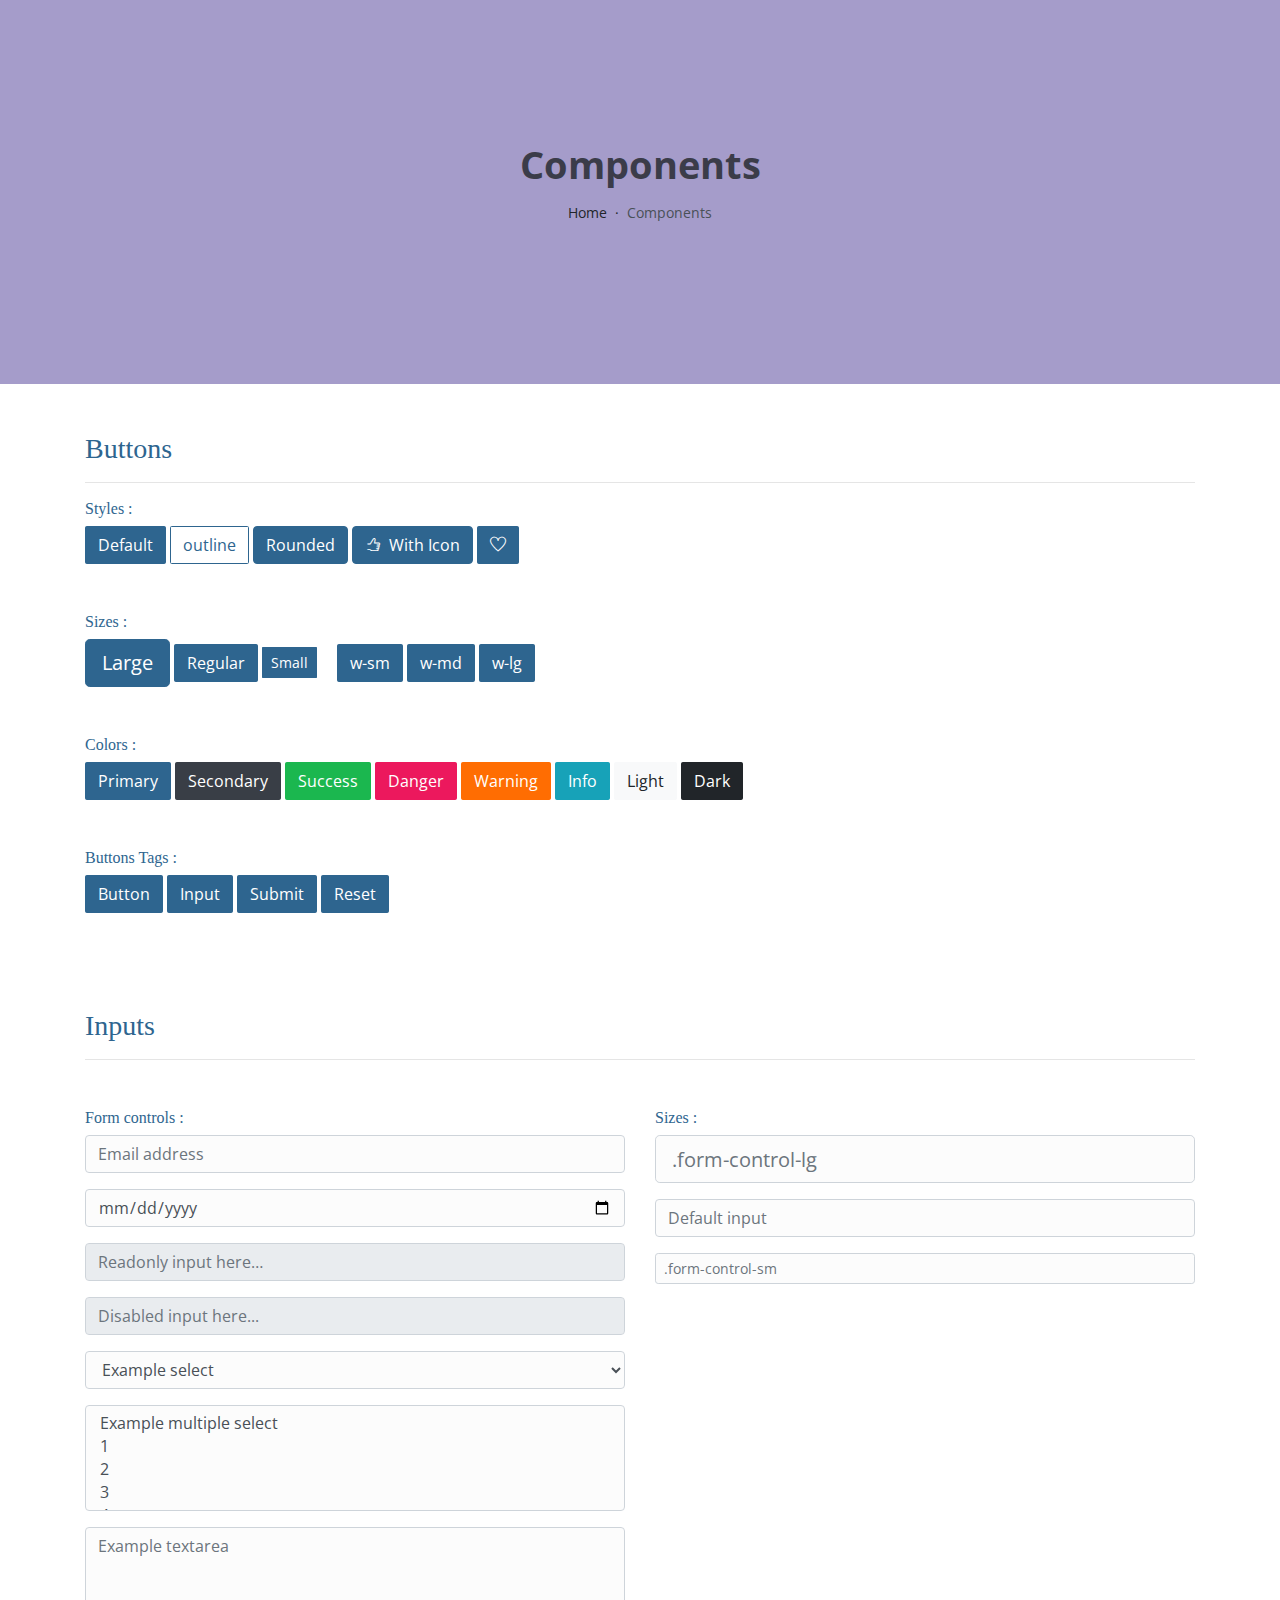
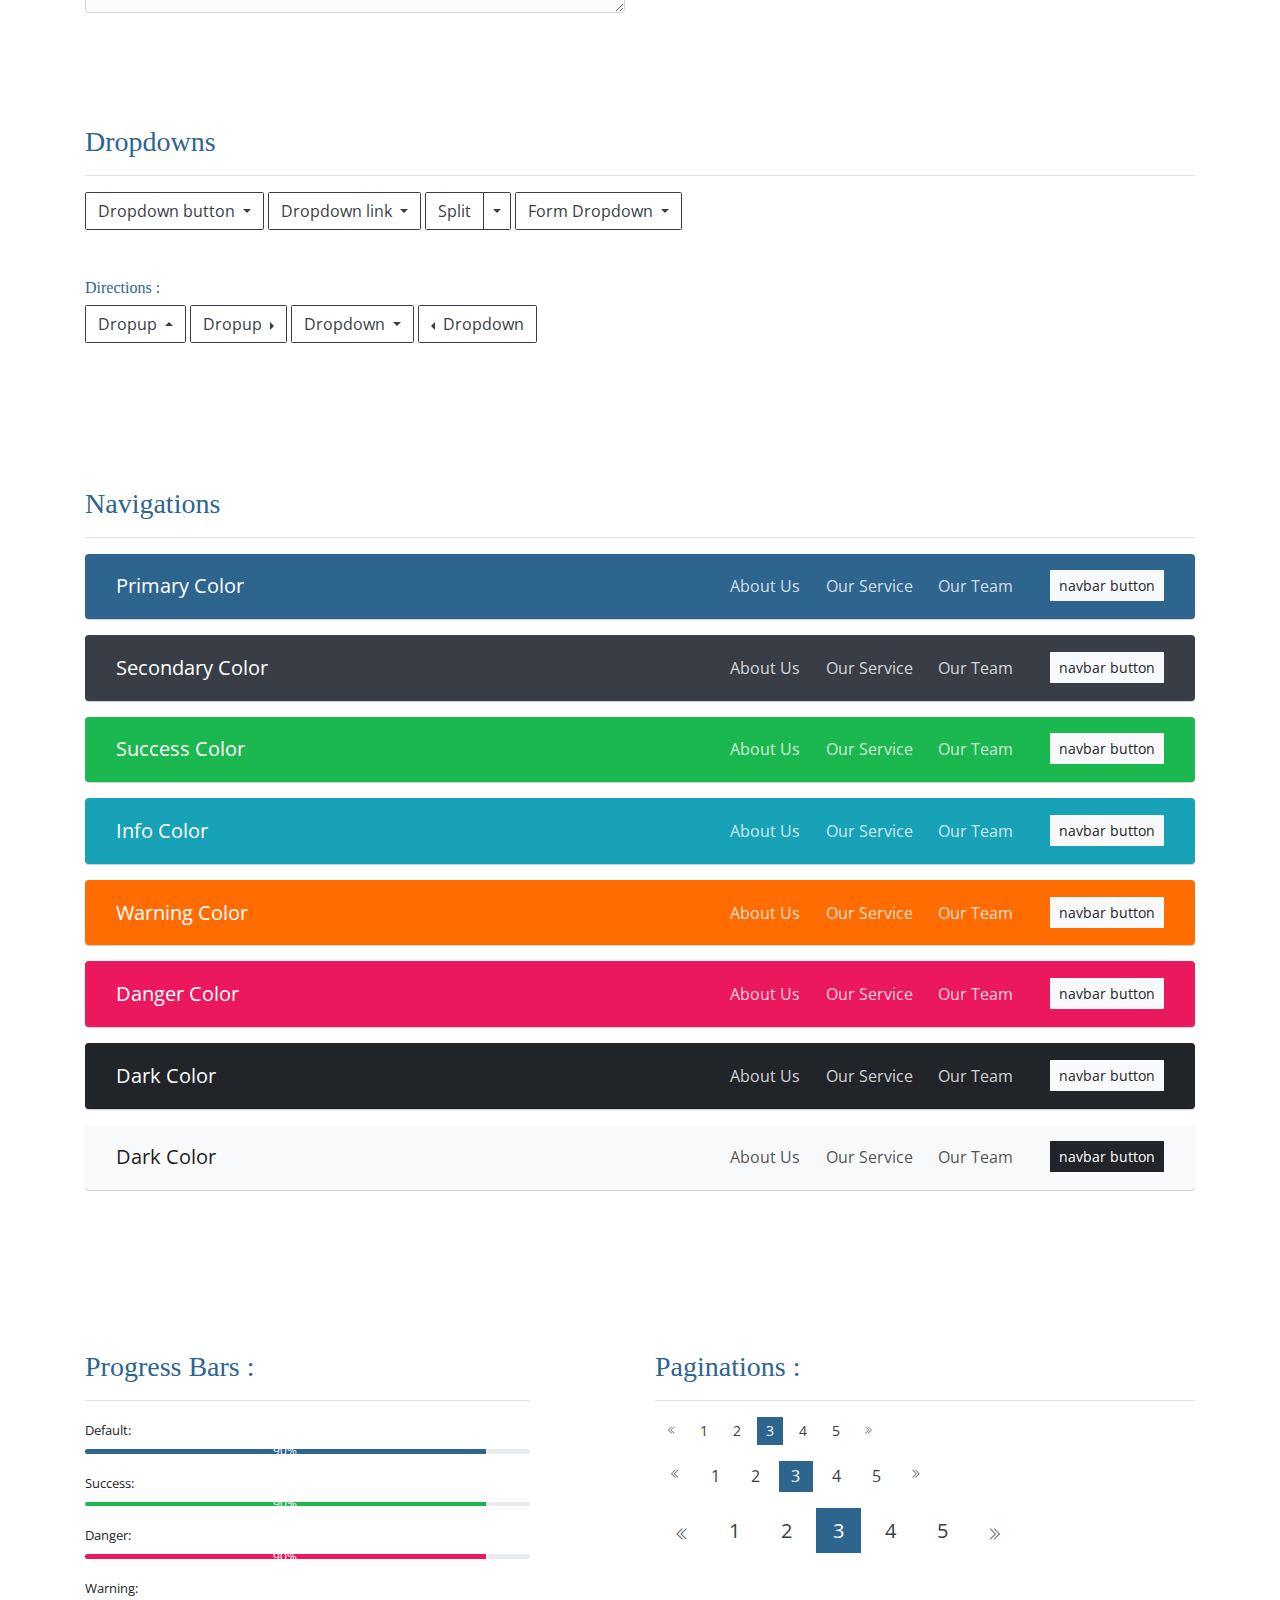
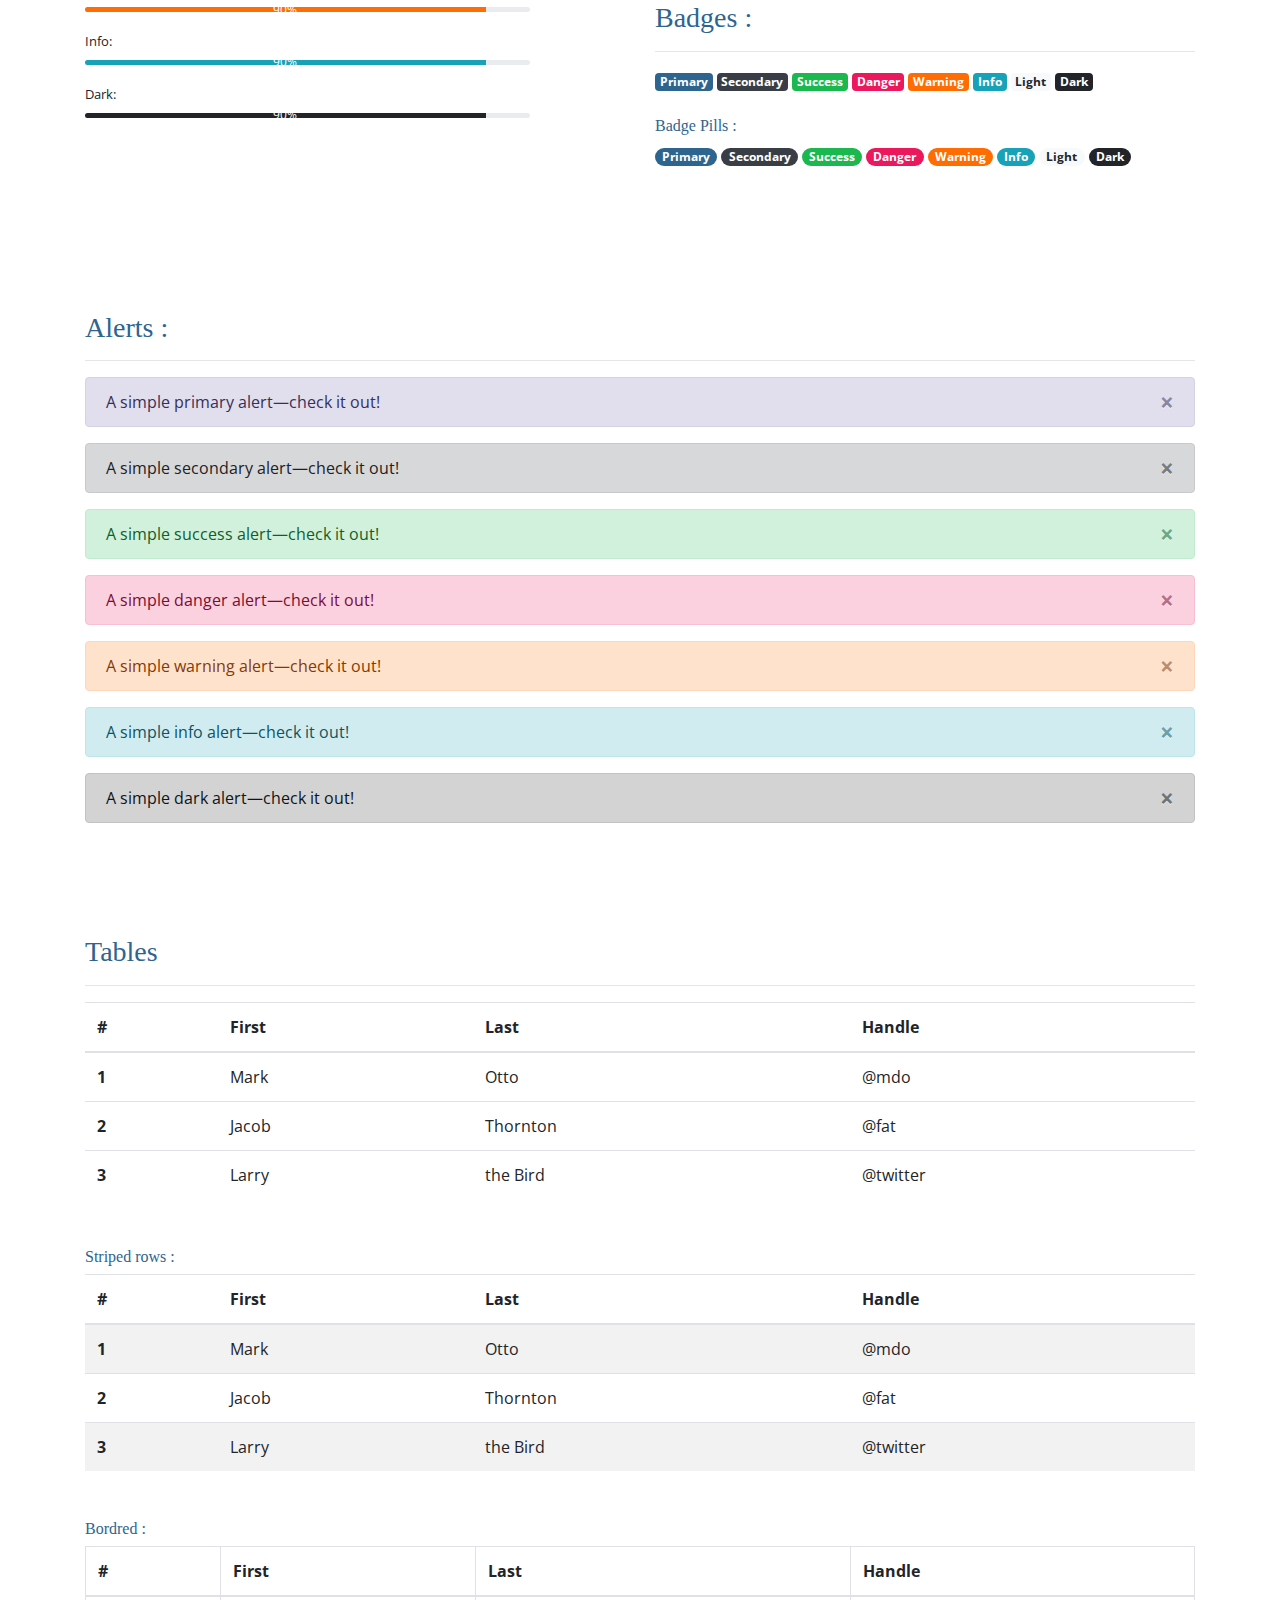
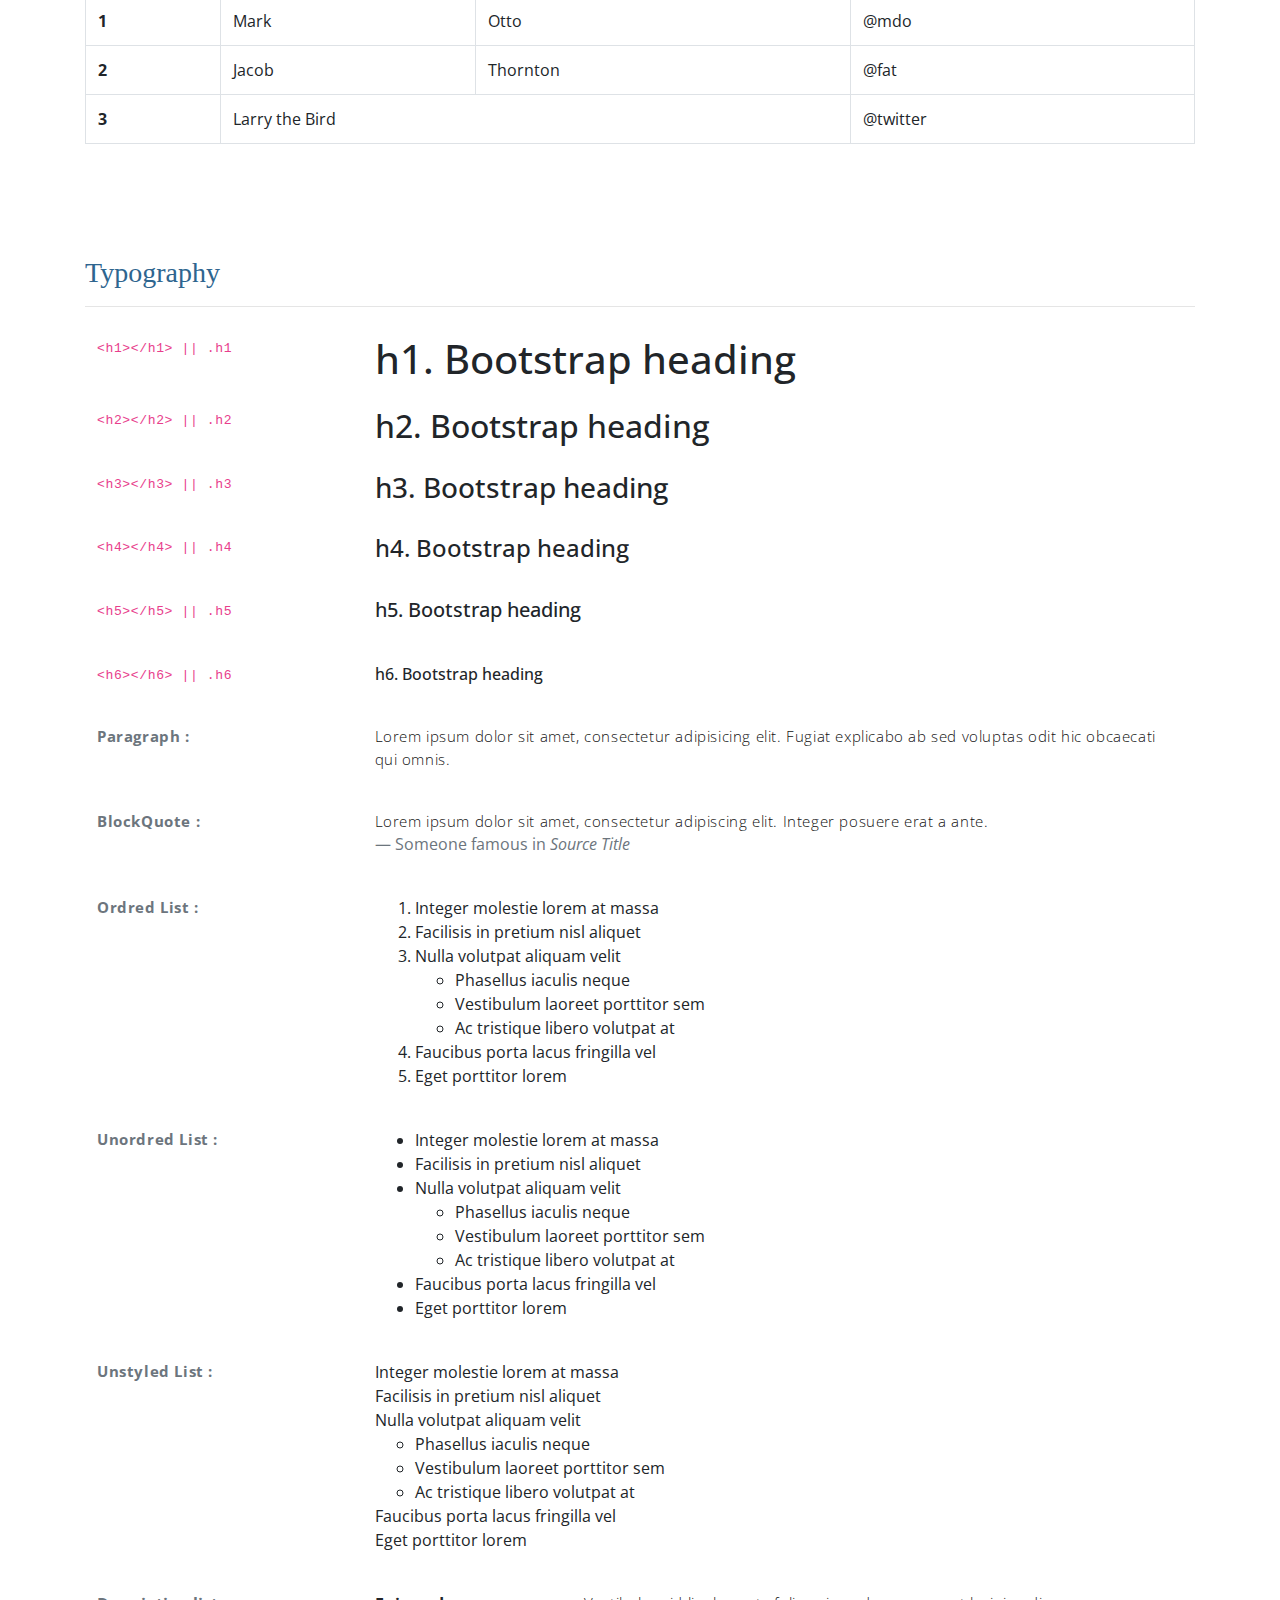
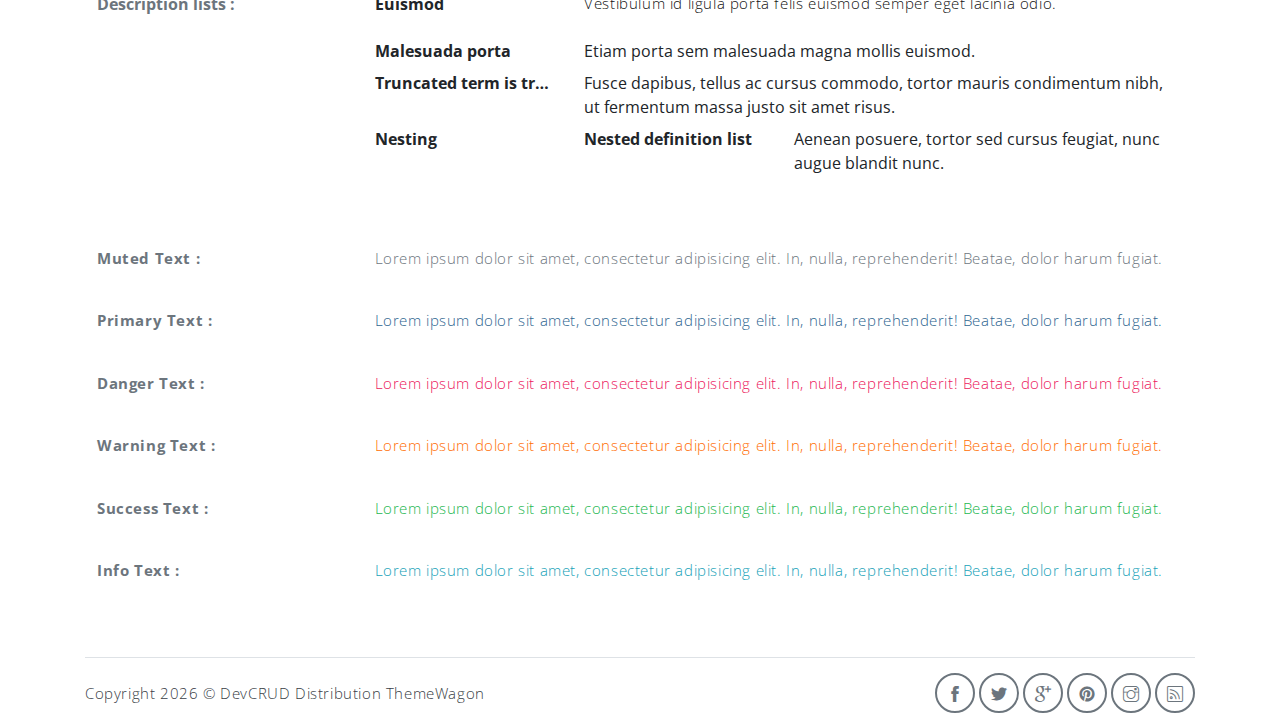
<file: components.html>
<!DOCTYPE html>
<html lang="en">

<head>
   <meta charset="utf-8">
   <meta name="viewport" content="width=device-width, initial-scale=1, shrink-to-fit=no">
   <meta name="description" content="Start your development with Meyawo landing page.">
   <meta name="author" content="Devcrud">
   <title>Meyawo Landing page | Components</title>
   <!-- font icons -->
   <link rel="stylesheet" href="assets/vendors/themify-icons/css/themify-icons.css">
   <!-- Bootstrap + Steller  -->
   <link rel="stylesheet" href="assets/css/meyawo.css">
</head>

<body>

   <!-- Page Header -->
   <header class="header header-mini">
      <div class="header-title">Components</div>
      <nav aria-label="breadcrumb">
         <ol class="breadcrumb">
            <li class="breadcrumb-item"><a href="/">Home</a></li>
            <li class="breadcrumb-item active" aria-current="page">Components</li>
         </ol>
      </nav>
   </header> <!-- End Of Page Header -->

   <!-- main content -->
   <div class="container">

      <!-- Buttons -->
      <h3 class="mt-5">Buttons</h3>
      <hr>
      <h6 class="section-secondary-title">Styles :</h6>
      <button class="btn btn-primary">Default</button>
      <button class="btn btn-outline-primary">outline</button>
      <button class="btn btn-primary rounded">Rounded</button>
      <button class="btn btn-primary rounded"><i class="ti-thumb-up pr-1"></i> With Icon</button>
      <button class="btn btn-primary circle"><i class="ti-heart"></i></button>

      <h6 class="section-secondary-title mt-5">Sizes :</h6>
      <button class="btn btn-primary btn-lg">Large</button>
      <button class="btn btn-primary ">Regular</button>
      <button class="btn btn-primary btn-sm">Small</button>
      <button class="btn btn-primary w-sm ml-3">w-sm</button>
      <button class="btn btn-primary w-md">w-md</button>
      <button class="btn btn-primary w-lg">w-lg</button>

      <h6 class="section-secondary-title mt-5">Colors :</h6>
      <button type="button" class="btn btn-primary">Primary</button>
      <button type="button" class="btn btn-secondary">Secondary</button>
      <button type="button" class="btn btn-success">Success</button>
      <button type="button" class="btn btn-danger">Danger</button>
      <button type="button" class="btn btn-warning">Warning</button>
      <button type="button" class="btn btn-info">Info</button>
      <button type="button" class="btn btn-light">Light</button>
      <button type="button" class="btn btn-dark">Dark</button>

      <h6 class="section-secondary-title mt-5">Buttons Tags :</h6>
      <button class="btn btn-primary" type="submit">Button</button>
      <input class="btn btn-primary" type="button" value="Input">
      <input class="btn btn-primary" type="submit" value="Submit">
      <input class="btn btn-primary" type="reset" value="Reset">

      <!-- devider -->
      <div class="py-5"></div>

      <!-- Inputs -->
      <h3>Inputs</h3>
      <hr>
      <div class="row mt-5">
         <div class="col-md-6">
            <h6 class="section-secondary-title">Form controls :</h6>
            <div class="form-group">
               <input type="email" class="form-control" id="exampleFormControlInput1" placeholder="Email address">
            </div>
            <div class="form-group">
               <input type="date" class="form-control" id="exampleFormControlInput1" placeholder="Date">
            </div>
            <div class="form-group">
               <input class="form-control" type="text" placeholder="Readonly input here…" readonly>
            </div>
            <div class="form-group">
               <input class="form-control" id="disabledInput" type="text" placeholder="Disabled input here..." disabled>
            </div>
            <div class="form-group">
               <select class="form-control" id="exampleFormControlSelect1">
                  <option>Example select</option>
                  <option>1</option>
                  <option>2</option>
                  <option>3</option>
                  <option>4</option>
                  <option>5</option>
               </select>
            </div>
            <div class="form-group">
               <select multiple class="form-control" id="exampleFormControlSelect2">
                  <option>Example multiple select</option>
                  <option>1</option>
                  <option>2</option>
                  <option>3</option>
                  <option>4</option>
                  <option>5</option>
               </select>
            </div>
            <div class="form-group">
               <textarea class="form-control" id="exampleFormControlTextarea1" rows="3"
                  placeholder="Example textarea"></textarea>
            </div>
         </div>
         <div class="col-md-6">
            <h6 class="section-secondary-title">Sizes :</h6>
            <div class="form-group">
               <input class="form-control form-control-lg" type="text" placeholder=".form-control-lg">
            </div>
            <div class="form-group">
               <input class="form-control" type="text" placeholder="Default input">
            </div>
            <div class="form-group">
               <input class="form-control form-control-sm" type="text" placeholder=".form-control-sm">
            </div>
         </div>
      </div> <!-- end of inputs -->

      <!-- devider -->
      <div class="py-5"></div>

      <!-- Dropdowns -->
      <h3 class="components-section-title font-weight-normal">Dropdowns</h3>
      <hr>
      <div class="dropdown d-inline-block">
         <button class="btn btn-outline-secondary dropdown-toggle" type="button" id="dropdownMenuButton"
            data-toggle="dropdown" aria-haspopup="true" aria-expanded="false">
            Dropdown button
         </button>
         <div class="dropdown-menu" aria-labelledby="dropdownMenuButton">
            <a class="dropdown-item" href="#">Action</a>
            <a class="dropdown-item" href="#">Another action</a>
            <a class="dropdown-item" href="#">Something else here</a>
         </div>
      </div>
      <div class="dropdown d-inline-block">
         <a class="btn btn-outline-secondary dropdown-toggle" href="#" role="button" id="dropdownMenuLink"
            data-toggle="dropdown" aria-haspopup="true" aria-expanded="false">
            Dropdown link
         </a>
         <div class="dropdown-menu" aria-labelledby="dropdownMenuLink">
            <a class="dropdown-item" href="#">Action</a>
            <a class="dropdown-item" href="#">Another action</a>
            <a class="dropdown-item" href="#">Something else here</a>
         </div>
      </div>
      <div class="btn-group">
         <button type="button" class="btn btn-outline-secondary">Split</button>
         <button type="button" class="btn btn-outline-secondary dropdown-toggle dropdown-toggle-split"
            data-toggle="dropdown" aria-haspopup="true" aria-expanded="false">
            <span class="sr-only">Toggle Dropdown</span>
         </button>
         <div class="dropdown-menu">
            <a class="dropdown-item" href="#">Action</a>
            <a class="dropdown-item" href="#">Another action</a>
            <a class="dropdown-item" href="#">Something else here</a>
            <div class="dropdown-divider"></div>
            <a class="dropdown-item" href="#">Separated link</a>
         </div>
      </div>
      <div class="btn-group">
         <button class="btn btn-outline-secondary dropdown-toggle" type="button" id="dropdownMenuButton"
            data-toggle="dropdown" aria-haspopup="true" aria-expanded="false">
            Form Dropdown
         </button>
         <div class="dropdown-menu form">
            <form class="px-4 py-3">
               <div class="form-group">
                  <input type="email" class="form-control" id="exampleDropdownFormEmail1"
                     placeholder="email@example.com">
               </div>
               <div class="form-group">
                  <input type="password" class="form-control" id="exampleDropdownFormPassword1" placeholder="Password">
               </div>
               <div class="form-check mb-3">
                  <input type="checkbox" class="form-check-input" id="dropdownCheck">
                  <label class="form-check-label" for="dropdownCheck">
                     Remember me
                  </label>
               </div>
               <button type="submit" class="btn btn-primary btn-block">Sign in</button>
            </form>
            <div class="dropdown-divider"></div>
            <a class="dropdown-item" href="#"><small>New around here? Sign up</small></a>
            <a class="dropdown-item" href="#"><small>Forgot password?</small></a>
         </div>
      </div>
      <h6 class="section-secondary-title mt-5">Directions :</h6>
      <div class="btn-group dropup">
         <button type="button" class="btn btn-outline-secondary dropdown-toggle" data-toggle="dropdown"
            aria-haspopup="true" aria-expanded="false">
            Dropup
         </button>
         <div class="dropdown-menu">
            <a class="dropdown-item" href="#">Action</a>
            <a class="dropdown-item" href="#">Another action</a>
            <a class="dropdown-item" href="#">Something else here</a>
            <div class="dropdown-divider"></div>
            <a class="dropdown-item" href="#">Separated link</a>
         </div>
      </div>
      <div class="btn-group dropright">
         <button type="button" class="btn btn-outline-secondary dropdown-toggle" data-toggle="dropdown"
            aria-haspopup="true" aria-expanded="false">
            Dropup
         </button>
         <div class="dropdown-menu">
            <a class="dropdown-item" href="#">Action</a>
            <a class="dropdown-item" href="#">Another action</a>
            <a class="dropdown-item" href="#">Something else here</a>
            <div class="dropdown-divider"></div>
            <a class="dropdown-item" href="#">Separated link</a>
         </div>
      </div>
      <div class="btn-group">
         <button type="button" class="btn btn-outline-secondary dropdown-toggle" data-toggle="dropdown"
            aria-haspopup="true" aria-expanded="false">
            Dropdown
         </button>
         <div class="dropdown-menu">
            <a class="dropdown-item" href="#">Action</a>
            <a class="dropdown-item" href="#">Another action</a>
            <a class="dropdown-item" href="#">Something else here</a>
            <div class="dropdown-divider"></div>
            <a class="dropdown-item" href="#">Separated link</a>
         </div>
      </div>
      <div class="btn-group dropleft">
         <button type="button" class="btn btn-outline-secondary dropdown-toggle" data-toggle="dropdown"
            aria-haspopup="true" aria-expanded="false">
            Dropdown
         </button>
         <div class="dropdown-menu">
            <a class="dropdown-item" href="#">Action</a>
            <a class="dropdown-item" href="#">Another action</a>
            <a class="dropdown-item" href="#">Something else here</a>
            <div class="dropdown-divider"></div>
            <a class="dropdown-item" href="#">Separated link</a>
         </div>
      </div> <!-- end of Dropdowns -->

      <!-- devider -->
      <div class="py-5"></div>

      <!-- navbars -->
      <h3 class="components-section-title font-weight-normal mt-5">Navigations</h3>
      <hr>
      <nav class="navbar navbar-expand-sm navbar-dark bg-primary rounded shadow mb-3">
         <div class="container">
            <a class="navbar-brand" href="#">Primary Color</a>
            <button class="navbar-toggler ml-auto" type="button" data-toggle="collapse"
               data-target="#navbarSupportedContent" aria-controls="navbarSupportedContent" aria-expanded="false"
               aria-label="Toggle navigation">
               <span class="navbar-toggler-icon"></span>
            </button>
            <div class="collapse navbar-collapse" id="navbarSupportedContent">
               <ul class="navbar-nav ml-auto">
                  <li class="nav-item">
                     <a class="nav-link" href="#about">About Us</a>
                  </li>
                  <li class="nav-item">
                     <a class="nav-link" href="#service">Our Service</a>
                  </li>
                  <li class="nav-item">
                     <a class="nav-link" href="#team">Our Team</a>
                  </li>
                  <li class="nav-item">
                     <a href="#book-table" class="ml-4 mt-1 btn btn-light btn-sm">navbar button</a>
                  </li>
               </ul>
            </div>
         </div>
      </nav>
      <nav class="navbar navbar-expand-sm navbar-dark bg-secondary rounded shadow mb-3">
         <div class="container">
            <a class="navbar-brand" href="#">Secondary Color</a>
            <button class="navbar-toggler ml-auto" type="button" data-toggle="collapse"
               data-target="#navbarSupportedContent" aria-controls="navbarSupportedContent" aria-expanded="false"
               aria-label="Toggle navigation">
               <span class="navbar-toggler-icon"></span>
            </button>
            <div class="collapse navbar-collapse" id="navbarSupportedContent">
               <ul class="navbar-nav ml-auto">
                  <li class="nav-item">
                     <a class="nav-link" href="#about">About Us</a>
                  </li>
                  <li class="nav-item">
                     <a class="nav-link" href="#service">Our Service</a>
                  </li>
                  <li class="nav-item">
                     <a class="nav-link" href="#team">Our Team</a>
                  </li>
                  <li class="nav-item">
                     <a href="#book-table" class="ml-4 mt-1 btn btn-light btn-sm">navbar button</a>
                  </li>
               </ul>
            </div>
         </div>
      </nav>
      <nav class="navbar navbar-expand-sm navbar-dark bg-success rounded shadow mb-3">
         <div class="container">
            <a class="navbar-brand" href="#">Success Color</a>
            <button class="navbar-toggler ml-auto" type="button" data-toggle="collapse"
               data-target="#navbarSupportedContent" aria-controls="navbarSupportedContent" aria-expanded="false"
               aria-label="Toggle navigation">
               <span class="navbar-toggler-icon"></span>
            </button>
            <div class="collapse navbar-collapse" id="navbarSupportedContent">
               <ul class="navbar-nav ml-auto">
                  <li class="nav-item">
                     <a class="nav-link" href="#about">About Us</a>
                  </li>
                  <li class="nav-item">
                     <a class="nav-link" href="#service">Our Service</a>
                  </li>
                  <li class="nav-item">
                     <a class="nav-link" href="#team">Our Team</a>
                  </li>
                  <li class="nav-item">
                     <a href="#book-table" class="ml-4 mt-1 btn btn-light btn-sm">navbar button</a>
                  </li>
               </ul>
            </div>
         </div>
      </nav>
      <nav class="navbar navbar-expand-sm navbar-dark bg-info rounded shadow mb-3">
         <div class="container">
            <a class="navbar-brand" href="#">Info Color</a>
            <button class="navbar-toggler ml-auto" type="button" data-toggle="collapse"
               data-target="#navbarSupportedContent" aria-controls="navbarSupportedContent" aria-expanded="false"
               aria-label="Toggle navigation">
               <span class="navbar-toggler-icon"></span>
            </button>
            <div class="collapse navbar-collapse" id="navbarSupportedContent">
               <ul class="navbar-nav ml-auto">
                  <li class="nav-item">
                     <a class="nav-link" href="#about">About Us</a>
                  </li>
                  <li class="nav-item">
                     <a class="nav-link" href="#service">Our Service</a>
                  </li>
                  <li class="nav-item">
                     <a class="nav-link" href="#team">Our Team</a>
                  </li>
                  <li class="nav-item">
                     <a href="#book-table" class="ml-4 mt-1 btn btn-light btn-sm">navbar button</a>
                  </li>
               </ul>
            </div>
         </div>
      </nav>
      <nav class="navbar navbar-expand-sm navbar-dark bg-warning rounded shadow mb-3">
         <div class="container">
            <a class="navbar-brand" href="#">Warning Color</a>
            <button class="navbar-toggler ml-auto" type="button" data-toggle="collapse"
               data-target="#navbarSupportedContent" aria-controls="navbarSupportedContent" aria-expanded="false"
               aria-label="Toggle navigation">
               <span class="navbar-toggler-icon"></span>
            </button>
            <div class="collapse navbar-collapse" id="navbarSupportedContent">
               <ul class="navbar-nav ml-auto">
                  <li class="nav-item">
                     <a class="nav-link" href="#about">About Us</a>
                  </li>
                  <li class="nav-item">
                     <a class="nav-link" href="#service">Our Service</a>
                  </li>
                  <li class="nav-item">
                     <a class="nav-link" href="#team">Our Team</a>
                  </li>
                  <li class="nav-item">
                     <a href="#book-table" class="ml-4 mt-1 btn btn-light btn-sm">navbar button</a>
                  </li>
               </ul>
            </div>
         </div>
      </nav>
      <nav class="navbar navbar-expand-sm navbar-dark bg-danger rounded shadow mb-3">
         <div class="container">
            <a class="navbar-brand" href="#">Danger Color</a>
            <button class="navbar-toggler ml-auto" type="button" data-toggle="collapse"
               data-target="#navbarSupportedContent" aria-controls="navbarSupportedContent" aria-expanded="false"
               aria-label="Toggle navigation">
               <span class="navbar-toggler-icon"></span>
            </button>
            <div class="collapse navbar-collapse" id="navbarSupportedContent">
               <ul class="navbar-nav ml-auto">
                  <li class="nav-item">
                     <a class="nav-link" href="#about">About Us</a>
                  </li>
                  <li class="nav-item">
                     <a class="nav-link" href="#service">Our Service</a>
                  </li>
                  <li class="nav-item">
                     <a class="nav-link" href="#team">Our Team</a>
                  </li>
                  <li class="nav-item">
                     <a href="#book-table" class="ml-4 mt-1 btn btn-light btn-sm">navbar button</a>
                  </li>
               </ul>
            </div>
         </div>
      </nav>
      <nav class="navbar navbar-expand-sm navbar-dark bg-dark rounded shadow mb-3">
         <div class="container">
            <a class="navbar-brand" href="#">Dark Color</a>
            <button class="navbar-toggler ml-auto" type="button" data-toggle="collapse"
               data-target="#navbarSupportedContent" aria-controls="navbarSupportedContent" aria-expanded="false"
               aria-label="Toggle navigation">
               <span class="navbar-toggler-icon"></span>
            </button>
            <div class="collapse navbar-collapse" id="navbarSupportedContent">
               <ul class="navbar-nav ml-auto">
                  <li class="nav-item">
                     <a class="nav-link" href="#about">About Us</a>
                  </li>
                  <li class="nav-item">
                     <a class="nav-link" href="#service">Our Service</a>
                  </li>
                  <li class="nav-item">
                     <a class="nav-link" href="#team">Our Team</a>
                  </li>
                  <li class="nav-item">
                     <a href="#book-table" class="ml-4 mt-1 btn btn-light btn-sm">navbar button</a>
                  </li>
               </ul>
            </div>
         </div>
      </nav>
      <nav class="navbar navbar-expand-sm navbar-light bg-light rounded shadow mb-3">
         <div class="container">
            <a class="navbar-brand" href="#">Dark Color</a>
            <button class="navbar-toggler ml-auto" type="button" data-toggle="collapse"
               data-target="#navbarSupportedContent" aria-controls="navbarSupportedContent" aria-expanded="false"
               aria-label="Toggle navigation">
               <span class="navbar-toggler-icon"></span>
            </button>
            <div class="collapse navbar-collapse" id="navbarSupportedContent">
               <ul class="navbar-nav ml-auto">
                  <li class="nav-item">
                     <a class="nav-link" href="#about">About Us</a>
                  </li>
                  <li class="nav-item">
                     <a class="nav-link" href="#service">Our Service</a>
                  </li>
                  <li class="nav-item">
                     <a class="nav-link" href="#team">Our Team</a>
                  </li>
                  <li class="nav-item">
                     <a href="#book-table" class="ml-4 mt-1 btn btn-dark btn-sm">navbar button</a>
                  </li>
               </ul>
            </div>
         </div>
      </nav>
      <!-- End of navbars -->

      <!-- devider -->
      <div class="py-5"></div>

      <!-- progress bars -->
      <div class="row justify-content-between">
         <div class="col-md-5">
            <h3 class="components-section-title font-weight-normal mt-5">Progress Bars :</h3>
            <hr>
            <small>Default: </small>
            <div class="progress mt-2 mb-3">
               <div class="progress-bar" role="progressbar" style="width: 90%" aria-valuenow="25" aria-valuemin="0"
                  aria-valuemax="100"><span>90%</span></div>
            </div>
            <small>Success:</small>
            <div class="progress mt-2 mb-3">
               <div class="progress-bar bg-success" role="progressbar" style="width: 90%" aria-valuenow="25"
                  aria-valuemin="0" aria-valuemax="100"><span>90%</span></div>
            </div>
            <small>Danger:</small>
            <div class="progress mt-2 mb-3">
               <div class="progress-bar bg-danger" role="progressbar" style="width: 90%" aria-valuenow="25"
                  aria-valuemin="0" aria-valuemax="100"><span>90%</span></div>
            </div>
            <small>Warning:</small>
            <div class="progress mt-2 mb-3">
               <div class="progress-bar bg-warning" role="progressbar" style="width: 90%" aria-valuenow="25"
                  aria-valuemin="0" aria-valuemax="100"><span>90%</span></div>
            </div>
            <small>Info:</small>
            <div class="progress mt-2 mb-3">
               <div class="progress-bar bg-info" role="progressbar" style="width: 90%" aria-valuenow="25"
                  aria-valuemin="0" aria-valuemax="100"><span>90%</span></div>
            </div>
            <small>Dark:</small>
            <div class="progress mt-2 mb-3">
               <div class="progress-bar bg-dark" role="progressbar" style="width: 90%" aria-valuenow="25"
                  aria-valuemin="0" aria-valuemax="100"><span>90%</span></div>
            </div>
         </div>
         <div class="col-md-6">
            <h3 class="components-section-title font-weight-normal mt-5">Paginations :</h3>
            <hr>
            <nav aria-label="Page navigation example">
               <ul class="pagination pagination-sm">
                  <li class="page-item"><a class="page-link" href="#"><i class="ti-angle-double-left"></i></a></li>
                  <li class="page-item"><a class="page-link" href="#">1</a></li>
                  <li class="page-item"><a class="page-link" href="#">2</a></li>
                  <li class="page-item active"><a class="page-link" href="#">3</a></li>
                  <li class="page-item"><a class="page-link" href="#">4</a></li>
                  <li class="page-item"><a class="page-link" href="#">5</a></li>
                  <li class="page-item"><a class="page-link" href="#"><i class="ti-angle-double-right"></i></a></li>
               </ul>
            </nav>
            <nav aria-label="Page navigation example">
               <ul class="pagination">
                  <li class="page-item"><a class="page-link" href="#"><i class="ti-angle-double-left"></i></a></li>
                  <li class="page-item"><a class="page-link" href="#">1</a></li>
                  <li class="page-item"><a class="page-link" href="#">2</a></li>
                  <li class="page-item active"><a class="page-link" href="#">3</a></li>
                  <li class="page-item"><a class="page-link" href="#">4</a></li>
                  <li class="page-item"><a class="page-link" href="#">5</a></li>
                  <li class="page-item"><a class="page-link" href="#"><i class="ti-angle-double-right"></i></a></li>
               </ul>
            </nav>
            <nav aria-label="Page navigation example">
               <ul class="pagination pagination-lg">
                  <li class="page-item"><a class="page-link" href="#"><i class="ti-angle-double-left"></i></a></li>
                  <li class="page-item"><a class="page-link" href="#">1</a></li>
                  <li class="page-item"><a class="page-link" href="#">2</a></li>
                  <li class="page-item active"><a class="page-link" href="#">3</a></li>
                  <li class="page-item"><a class="page-link" href="#">4</a></li>
                  <li class="page-item"><a class="page-link" href="#">5</a></li>
                  <li class="page-item"><a class="page-link" href="#"><i class="ti-angle-double-right"></i></a></li>
               </ul>
            </nav>

            <!-- Badges -->
            <h3 class="components-section-title font-weight-normal mt-5">Badges :</h3>
            <hr>
            <span class="badge badge-primary">Primary</span>
            <span class="badge badge-secondary">Secondary</span>
            <span class="badge badge-success">Success</span>
            <span class="badge badge-danger">Danger</span>
            <span class="badge badge-warning">Warning</span>
            <span class="badge badge-info">Info</span>
            <span class="badge badge-light">Light</span>
            <span class="badge badge-dark">Dark</span>
            <h6 class="section-secondary-title mt-4 mb-2">Badge Pills :</h6>
            <span class="badge badge-pill badge-primary">Primary</span>
            <span class="badge badge-pill badge-secondary">Secondary</span>
            <span class="badge badge-pill badge-success">Success</span>
            <span class="badge badge-pill badge-danger">Danger</span>
            <span class="badge badge-pill badge-warning">Warning</span>
            <span class="badge badge-pill badge-info">Info</span>
            <span class="badge badge-pill badge-light">Light</span>
            <span class="badge badge-pill badge-dark">Dark</span>
         </div>
      </div> <!-- End of Progress bars -->

      <!-- devider -->
      <div class="py-5"></div>

      <!-- Alerts -->
      <h3 class="components-section-title font-weight-normal mt-5">Alerts :</h3>
      <hr>
      <div class="alert alert-primary alert-dismissible fade show" role="alert">
         A simple primary alert—check it out!
         <button type="button" class="close" data-dismiss="alert" aria-label="Close">
            <span aria-hidden="true">&times;</span>
         </button>
      </div>
      <div class="alert alert-secondary alert-dismissible fade show" role="alert">
         A simple secondary alert—check it out!
         <button type="button" class="close" data-dismiss="alert" aria-label="Close">
            <span aria-hidden="true">&times;</span>
         </button>
      </div>
      <div class="alert alert-success alert-dismissible fade show" role="alert">
         A simple success alert—check it out!
         <button type="button" class="close" data-dismiss="alert" aria-label="Close">
            <span aria-hidden="true">&times;</span>
         </button>
      </div>
      <div class="alert alert-danger alert-dismissible fade show" role="alert">
         A simple danger alert—check it out!
         <button type="button" class="close" data-dismiss="alert" aria-label="Close">
            <span aria-hidden="true">&times;</span>
         </button>
      </div>
      <div class="alert alert-warning alert-dismissible fade show" role="alert">
         A simple warning alert—check it out!
         <button type="button" class="close" data-dismiss="alert" aria-label="Close">
            <span aria-hidden="true">&times;</span>
         </button>
      </div>
      <div class="alert alert-info alert-dismissible fade show" role="alert">
         A simple info alert—check it out!
         <button type="button" class="close" data-dismiss="alert" aria-label="Close">
            <span aria-hidden="true">&times;</span>
         </button>
      </div>
      <div class="alert alert-dark alert-dismissible fade show" role="alert">
         A simple dark alert—check it out!
         <button type="button" class="close" data-dismiss="alert" aria-label="Close">
            <span aria-hidden="true">&times;</span>
         </button>
      </div>
      <!-- end of alerts -->

      <!-- devider -->
      <div class="py-5"></div>

      <!-- tables -->
      <h3 class="components-section-title">Tables</h3>
      <hr>
      <table class="table">
         <thead>
            <tr>
               <th scope="col">#</th>
               <th scope="col">First</th>
               <th scope="col">Last</th>
               <th scope="col">Handle</th>
            </tr>
         </thead>
         <tbody>
            <tr>
               <th scope="row">1</th>
               <td>Mark</td>
               <td>Otto</td>
               <td>@mdo</td>
            </tr>
            <tr>
               <th scope="row">2</th>
               <td>Jacob</td>
               <td>Thornton</td>
               <td>@fat</td>
            </tr>
            <tr>
               <th scope="row">3</th>
               <td>Larry</td>
               <td>the Bird</td>
               <td>@twitter</td>
            </tr>
         </tbody>
      </table>

      <h6 class="section-secondary-title mt-5">Striped rows :</h6>
      <table class="table table-striped">
         <thead>
            <tr>
               <th scope="col">#</th>
               <th scope="col">First</th>
               <th scope="col">Last</th>
               <th scope="col">Handle</th>
            </tr>
         </thead>
         <tbody>
            <tr>
               <th scope="row">1</th>
               <td>Mark</td>
               <td>Otto</td>
               <td>@mdo</td>
            </tr>
            <tr>
               <th scope="row">2</th>
               <td>Jacob</td>
               <td>Thornton</td>
               <td>@fat</td>
            </tr>
            <tr>
               <th scope="row">3</th>
               <td>Larry</td>
               <td>the Bird</td>
               <td>@twitter</td>
            </tr>
         </tbody>
      </table>

      <h6 class="section-secondary-title mt-5">Bordred :</h6>
      <table class="table table-bordered">
         <thead>
            <tr>
               <th scope="col">#</th>
               <th scope="col">First</th>
               <th scope="col">Last</th>
               <th scope="col">Handle</th>
            </tr>
         </thead>
         <tbody>
            <tr>
               <th scope="row">1</th>
               <td>Mark</td>
               <td>Otto</td>
               <td>@mdo</td>
            </tr>
            <tr>
               <th scope="row">2</th>
               <td>Jacob</td>
               <td>Thornton</td>
               <td>@fat</td>
            </tr>
            <tr>
               <th scope="row">3</th>
               <td colspan="2">Larry the Bird</td>
               <td>@twitter</td>
            </tr>
         </tbody>
      </table>
      <!-- end of tables -->

      <!-- devider -->
      <div class="py-5"></div>

      <!-- typography -->
      <h3 class="components-section-title">Typography</h3>
      <hr>
      <table class="table table-borderless v-align-center">
         <tbody>
            <tr>
               <td>
                  <p><code class="highlighter-rouge">&lt;h1&gt;&lt;/h1&gt; || .h1</code></p>
               </td>
               <td class="w-75"><span class="h1">h1. Bootstrap heading</span></td>
            </tr>
            <tr>
               <td>
                  <p><code class="highlighter-rouge">&lt;h2&gt;&lt;/h2&gt; || .h2</code></p>
               </td>
               <td><span class="h2">h2. Bootstrap heading</span></td>
            </tr>
            <tr>
               <td>
                  <p><code class="highlighter-rouge">&lt;h3&gt;&lt;/h3&gt; || .h3</code></p>
               </td>
               <td><span class="h3">h3. Bootstrap heading</span></td>
            </tr>
            <tr>
               <td>
                  <p><code class="highlighter-rouge">&lt;h4&gt;&lt;/h4&gt; || .h4</code></p>
               </td>
               <td><span class="h4">h4. Bootstrap heading</span></td>
            </tr>
            <tr>
               <td>
                  <p><code class="highlighter-rouge">&lt;h5&gt;&lt;/h5&gt; || .h5</code></p>
               </td>
               <td><span class="h5">h5. Bootstrap heading</span></td>
            </tr>
            <tr>
               <td>
                  <p><code class="highlighter-rouge">&lt;h6&gt;&lt;/h6&gt; || .h6</code></p>
               </td>
               <td><span class="h6">h6. Bootstrap heading</span></td>
            </tr>
            <tr>
               <td>
                  <p class="font-weight-bold text-muted">Paragraph :</p>
               </td>
               <td>
                  <p>Lorem ipsum dolor sit amet, consectetur adipisicing elit. Fugiat explicabo ab sed voluptas odit hic
                     obcaecati qui omnis.</p>
               </td>
            </tr>
            <tr>
               <td>
                  <p class="font-weight-bold text-muted">BlockQuote :</p>
               </td>
               <td>
                  <blockquote class="blockquote">
                     <p class="mb-0">Lorem ipsum dolor sit amet, consectetur adipiscing elit. Integer posuere erat a
                        ante.</p>
                     <footer class="blockquote-footer">Someone famous in <cite title="Source Title">Source Title</cite>
                     </footer>
                  </blockquote>
               </td>
            </tr>

            <tr>
               <td>
                  <p class="font-weight-bold text-muted">Ordred List :</p>
               </td>
               <td>
                  <ol>
                     <li>Integer molestie lorem at massa</li>
                     <li>Facilisis in pretium nisl aliquet</li>
                     <li>Nulla volutpat aliquam velit
                        <ul>
                           <li>Phasellus iaculis neque</li>
                           <li>Vestibulum laoreet porttitor sem</li>
                           <li>Ac tristique libero volutpat at</li>
                        </ul>
                     </li>
                     <li>Faucibus porta lacus fringilla vel</li>
                     <li>Eget porttitor lorem</li>
                  </ol>
               </td>
            </tr>
            <tr>
               <td>
                  <p class="font-weight-bold text-muted">Unordred List :</p>
               </td>
               <td>
                  <ul>
                     <li>Integer molestie lorem at massa</li>
                     <li>Facilisis in pretium nisl aliquet</li>
                     <li>Nulla volutpat aliquam velit
                        <ul>
                           <li>Phasellus iaculis neque</li>
                           <li>Vestibulum laoreet porttitor sem</li>
                           <li>Ac tristique libero volutpat at</li>
                        </ul>
                     </li>
                     <li>Faucibus porta lacus fringilla vel</li>
                     <li>Eget porttitor lorem</li>
                  </ul>
               </td>
            </tr>
            <tr>
               <td>
                  <p class="font-weight-bold text-muted">Unstyled List :</p>
               </td>
               <td>
                  <ul class="list-unstyled">
                     <li>Integer molestie lorem at massa</li>
                     <li>Facilisis in pretium nisl aliquet</li>
                     <li>Nulla volutpat aliquam velit
                        <ul>
                           <li>Phasellus iaculis neque</li>
                           <li>Vestibulum laoreet porttitor sem</li>
                           <li>Ac tristique libero volutpat at</li>
                        </ul>
                     </li>
                     <li>Faucibus porta lacus fringilla vel</li>
                     <li>Eget porttitor lorem</li>
                  </ul>
               </td>
            </tr>
            <tr>
               <td class="font-weight-bold text-muted">Description lists : </td>
               <td>
                  <dl class="row">
                     <dt class="col-sm-3">Euismod</dt>
                     <dd class="col-sm-9">
                        <p>Vestibulum id ligula porta felis euismod semper eget lacinia odio.</p>
                     </dd>

                     <dt class="col-sm-3">Malesuada porta</dt>
                     <dd class="col-sm-9">Etiam porta sem malesuada magna mollis euismod.</dd>

                     <dt class="col-sm-3 text-truncate">Truncated term is truncated</dt>
                     <dd class="col-sm-9">Fusce dapibus, tellus ac cursus commodo, tortor mauris condimentum nibh, ut
                        fermentum massa justo sit amet risus.</dd>

                     <dt class="col-sm-3">Nesting</dt>
                     <dd class="col-sm-9">
                        <dl class="row">
                           <dt class="col-sm-4">Nested definition list</dt>
                           <dd class="col-sm-8">Aenean posuere, tortor sed cursus feugiat, nunc augue blandit nunc.</dd>
                        </dl>
                     </dd>
                  </dl>
               </td>
            </tr>
            <tr>
               <td>
                  <p class="font-weight-bold text-muted">Muted Text :</p>
               </td>
               <td>
                  <p class="text-muted">Lorem ipsum dolor sit amet, consectetur adipisicing elit. In, nulla,
                     reprehenderit! Beatae, dolor harum fugiat.</p>
               </td>
            </tr>
            <tr>
               <td>
                  <p class="font-weight-bold text-muted">Primary Text :</p>
               </td>
               <td>
                  <p class="text-primary">Lorem ipsum dolor sit amet, consectetur adipisicing elit. In, nulla,
                     reprehenderit! Beatae, dolor harum fugiat.</p>
               </td>
            </tr>
            <tr>
               <td>
                  <p class="font-weight-bold text-muted">Danger Text :</p>
               </td>
               <td>
                  <p class="text-danger">Lorem ipsum dolor sit amet, consectetur adipisicing elit. In, nulla,
                     reprehenderit! Beatae, dolor harum fugiat.</p>
               </td>
            </tr>
            <tr>
               <td>
                  <p class="font-weight-bold text-muted">Warning Text :</p>
               </td>
               <td>
                  <p class="text-warning">Lorem ipsum dolor sit amet, consectetur adipisicing elit. In, nulla,
                     reprehenderit! Beatae, dolor harum fugiat.</p>
               </td>
            </tr>
            <tr>
               <td>
                  <p class="font-weight-bold text-muted">Success Text :</p>
               </td>
               <td>
                  <p class="text-success">Lorem ipsum dolor sit amet, consectetur adipisicing elit. In, nulla,
                     reprehenderit! Beatae, dolor harum fugiat.</p>
               </td>
            </tr>
            <tr>
               <td>
                  <p class="font-weight-bold text-muted">Info Text :</p>
               </td>
               <td>
                  <p class="text-info">Lorem ipsum dolor sit amet, consectetur adipisicing elit. In, nulla,
                     reprehenderit! Beatae, dolor harum fugiat.</p>
               </td>
            </tr>
         </tbody>
      </table>
   </div>
   <!-- end of typography -->

   <!-- footer -->
   <div class="container mt-5">
      <footer class="footer">
         <p class="mb-0">Copyright
            <script>document.write(new Date().getFullYear())</script> &copy; <a
               href="http://www.devcrud.com">DevCRUD</a> Distribution <a href="https://themewagon.com">ThemeWagon</a>
         </p>
         <div class="social-links text-right m-auto ml-sm-auto">
            <a href="javascript:void(0)" class="link"><i class="ti-facebook"></i></a>
            <a href="javascript:void(0)" class="link"><i class="ti-twitter-alt"></i></a>
            <a href="javascript:void(0)" class="link"><i class="ti-google"></i></a>
            <a href="javascript:void(0)" class="link"><i class="ti-pinterest-alt"></i></a>
            <a href="javascript:void(0)" class="link"><i class="ti-instagram"></i></a>
            <a href="javascript:void(0)" class="link"><i class="ti-rss"></i></a>
         </div>
      </footer>
   </div> <!-- end of page footer -->

   <!-- core  -->
   <script src="assets/vendors/jquery/jquery-3.4.1.js"></script>
   <script src="assets/vendors/bootstrap/bootstrap.bundle.js"></script>

</body>

</html>
</file>
<file: assets/vendors/themify-icons/css/themify-icons.css>
@font-face {
	font-family: 'themify';
	src:url("../fonts/themify.eot?-fvbane");
	src:url("../fonts/themify.eot?#iefix-fvbane") format("embedded-opentype"),
		url("../fonts/themify.woff?-fvbane") format("woff"),
		url("../fonts/themify.ttf?-fvbane") format("truetype"),
		url("../fonts/themify.svg?-fvbane#themify") format("svg");
	font-weight: normal;
	font-style: normal;
}

[class^="ti-"], [class*=" ti-"] {
	font-family: 'themify';
	speak: none;
	font-style: normal;
	font-weight: normal;
	font-variant: normal;
	text-transform: none;
	line-height: 1;

	/* Better Font Rendering =========== */
	-webkit-font-smoothing: antialiased;
	-moz-osx-font-smoothing: grayscale;
}

.ti-wand:before {
	content: "\e600";
}
.ti-volume:before {
	content: "\e601";
}
.ti-user:before {
	content: "\e602";
}
.ti-unlock:before {
	content: "\e603";
}
.ti-unlink:before {
	content: "\e604";
}
.ti-trash:before {
	content: "\e605";
}
.ti-thought:before {
	content: "\e606";
}
.ti-target:before {
	content: "\e607";
}
.ti-tag:before {
	content: "\e608";
}
.ti-tablet:before {
	content: "\e609";
}
.ti-star:before {
	content: "\e60a";
}
.ti-spray:before {
	content: "\e60b";
}
.ti-signal:before {
	content: "\e60c";
}
.ti-shopping-cart:before {
	content: "\e60d";
}
.ti-shopping-cart-full:before {
	content: "\e60e";
}
.ti-settings:before {
	content: "\e60f";
}
.ti-search:before {
	content: "\e610";
}
.ti-zoom-in:before {
	content: "\e611";
}
.ti-zoom-out:before {
	content: "\e612";
}
.ti-cut:before {
	content: "\e613";
}
.ti-ruler:before {
	content: "\e614";
}
.ti-ruler-pencil:before {
	content: "\e615";
}
.ti-ruler-alt:before {
	content: "\e616";
}
.ti-bookmark:before {
	content: "\e617";
}
.ti-bookmark-alt:before {
	content: "\e618";
}
.ti-reload:before {
	content: "\e619";
}
.ti-plus:before {
	content: "\e61a";
}
.ti-pin:before {
	content: "\e61b";
}
.ti-pencil:before {
	content: "\e61c";
}
.ti-pencil-alt:before {
	content: "\e61d";
}
.ti-paint-roller:before {
	content: "\e61e";
}
.ti-paint-bucket:before {
	content: "\e61f";
}
.ti-na:before {
	content: "\e620";
}
.ti-mobile:before {
	content: "\e621";
}
.ti-minus:before {
	content: "\e622";
}
.ti-medall:before {
	content: "\e623";
}
.ti-medall-alt:before {
	content: "\e624";
}
.ti-marker:before {
	content: "\e625";
}
.ti-marker-alt:before {
	content: "\e626";
}
.ti-arrow-up:before {
	content: "\e627";
}
.ti-arrow-right:before {
	content: "\e628";
}
.ti-arrow-left:before {
	content: "\e629";
}
.ti-arrow-down:before {
	content: "\e62a";
}
.ti-lock:before {
	content: "\e62b";
}
.ti-location-arrow:before {
	content: "\e62c";
}
.ti-link:before {
	content: "\e62d";
}
.ti-layout:before {
	content: "\e62e";
}
.ti-layers:before {
	content: "\e62f";
}
.ti-layers-alt:before {
	content: "\e630";
}
.ti-key:before {
	content: "\e631";
}
.ti-import:before {
	content: "\e632";
}
.ti-image:before {
	content: "\e633";
}
.ti-heart:before {
	content: "\e634";
}
.ti-heart-broken:before {
	content: "\e635";
}
.ti-hand-stop:before {
	content: "\e636";
}
.ti-hand-open:before {
	content: "\e637";
}
.ti-hand-drag:before {
	content: "\e638";
}
.ti-folder:before {
	content: "\e639";
}
.ti-flag:before {
	content: "\e63a";
}
.ti-flag-alt:before {
	content: "\e63b";
}
.ti-flag-alt-2:before {
	content: "\e63c";
}
.ti-eye:before {
	content: "\e63d";
}
.ti-export:before {
	content: "\e63e";
}
.ti-exchange-vertical:before {
	content: "\e63f";
}
.ti-desktop:before {
	content: "\e640";
}
.ti-cup:before {
	content: "\e641";
}
.ti-crown:before {
	content: "\e642";
}
.ti-comments:before {
	content: "\e643";
}
.ti-comment:before {
	content: "\e644";
}
.ti-comment-alt:before {
	content: "\e645";
}
.ti-close:before {
	content: "\e646";
}
.ti-clip:before {
	content: "\e647";
}
.ti-angle-up:before {
	content: "\e648";
}
.ti-angle-right:before {
	content: "\e649";
}
.ti-angle-left:before {
	content: "\e64a";
}
.ti-angle-down:before {
	content: "\e64b";
}
.ti-check:before {
	content: "\e64c";
}
.ti-check-box:before {
	content: "\e64d";
}
.ti-camera:before {
	content: "\e64e";
}
.ti-announcement:before {
	content: "\e64f";
}
.ti-brush:before {
	content: "\e650";
}
.ti-briefcase:before {
	content: "\e651";
}
.ti-bolt:before {
	content: "\e652";
}
.ti-bolt-alt:before {
	content: "\e653";
}
.ti-blackboard:before {
	content: "\e654";
}
.ti-bag:before {
	content: "\e655";
}
.ti-move:before {
	content: "\e656";
}
.ti-arrows-vertical:before {
	content: "\e657";
}
.ti-arrows-horizontal:before {
	content: "\e658";
}
.ti-fullscreen:before {
	content: "\e659";
}
.ti-arrow-top-right:before {
	content: "\e65a";
}
.ti-arrow-top-left:before {
	content: "\e65b";
}
.ti-arrow-circle-up:before {
	content: "\e65c";
}
.ti-arrow-circle-right:before {
	content: "\e65d";
}
.ti-arrow-circle-left:before {
	content: "\e65e";
}
.ti-arrow-circle-down:before {
	content: "\e65f";
}
.ti-angle-double-up:before {
	content: "\e660";
}
.ti-angle-double-right:before {
	content: "\e661";
}
.ti-angle-double-left:before {
	content: "\e662";
}
.ti-angle-double-down:before {
	content: "\e663";
}
.ti-zip:before {
	content: "\e664";
}
.ti-world:before {
	content: "\e665";
}
.ti-wheelchair:before {
	content: "\e666";
}
.ti-view-list:before {
	content: "\e667";
}
.ti-view-list-alt:before {
	content: "\e668";
}
.ti-view-grid:before {
	content: "\e669";
}
.ti-uppercase:before {
	content: "\e66a";
}
.ti-upload:before {
	content: "\e66b";
}
.ti-underline:before {
	content: "\e66c";
}
.ti-truck:before {
	content: "\e66d";
}
.ti-timer:before {
	content: "\e66e";
}
.ti-ticket:before {
	content: "\e66f";
}
.ti-thumb-up:before {
	content: "\e670";
}
.ti-thumb-down:before {
	content: "\e671";
}
.ti-text:before {
	content: "\e672";
}
.ti-stats-up:before {
	content: "\e673";
}
.ti-stats-down:before {
	content: "\e674";
}
.ti-split-v:before {
	content: "\e675";
}
.ti-split-h:before {
	content: "\e676";
}
.ti-smallcap:before {
	content: "\e677";
}
.ti-shine:before {
	content: "\e678";
}
.ti-shift-right:before {
	content: "\e679";
}
.ti-shift-left:before {
	content: "\e67a";
}
.ti-shield:before {
	content: "\e67b";
}
.ti-notepad:before {
	content: "\e67c";
}
.ti-server:before {
	content: "\e67d";
}
.ti-quote-right:before {
	content: "\e67e";
}
.ti-quote-left:before {
	content: "\e67f";
}
.ti-pulse:before {
	content: "\e680";
}
.ti-printer:before {
	content: "\e681";
}
.ti-power-off:before {
	content: "\e682";
}
.ti-plug:before {
	content: "\e683";
}
.ti-pie-chart:before {
	content: "\e684";
}
.ti-paragraph:before {
	content: "\e685";
}
.ti-panel:before {
	content: "\e686";
}
.ti-package:before {
	content: "\e687";
}
.ti-music:before {
	content: "\e688";
}
.ti-music-alt:before {
	content: "\e689";
}
.ti-mouse:before {
	content: "\e68a";
}
.ti-mouse-alt:before {
	content: "\e68b";
}
.ti-money:before {
	content: "\e68c";
}
.ti-microphone:before {
	content: "\e68d";
}
.ti-menu:before {
	content: "\e68e";
}
.ti-menu-alt:before {
	content: "\e68f";
}
.ti-map:before {
	content: "\e690";
}
.ti-map-alt:before {
	content: "\e691";
}
.ti-loop:before {
	content: "\e692";
}
.ti-location-pin:before {
	content: "\e693";
}
.ti-list:before {
	content: "\e694";
}
.ti-light-bulb:before {
	content: "\e695";
}
.ti-Italic:before {
	content: "\e696";
}
.ti-info:before {
	content: "\e697";
}
.ti-infinite:before {
	content: "\e698";
}
.ti-id-badge:before {
	content: "\e699";
}
.ti-hummer:before {
	content: "\e69a";
}
.ti-home:before {
	content: "\e69b";
}
.ti-help:before {
	content: "\e69c";
}
.ti-headphone:before {
	content: "\e69d";
}
.ti-harddrives:before {
	content: "\e69e";
}
.ti-harddrive:before {
	content: "\e69f";
}
.ti-gift:before {
	content: "\e6a0";
}
.ti-game:before {
	content: "\e6a1";
}
.ti-filter:before {
	content: "\e6a2";
}
.ti-files:before {
	content: "\e6a3";
}
.ti-file:before {
	content: "\e6a4";
}
.ti-eraser:before {
	content: "\e6a5";
}
.ti-envelope:before {
	content: "\e6a6";
}
.ti-download:before {
	content: "\e6a7";
}
.ti-direction:before {
	content: "\e6a8";
}
.ti-direction-alt:before {
	content: "\e6a9";
}
.ti-dashboard:before {
	content: "\e6aa";
}
.ti-control-stop:before {
	content: "\e6ab";
}
.ti-control-shuffle:before {
	content: "\e6ac";
}
.ti-control-play:before {
	content: "\e6ad";
}
.ti-control-pause:before {
	content: "\e6ae";
}
.ti-control-forward:before {
	content: "\e6af";
}
.ti-control-backward:before {
	content: "\e6b0";
}
.ti-cloud:before {
	content: "\e6b1";
}
.ti-cloud-up:before {
	content: "\e6b2";
}
.ti-cloud-down:before {
	content: "\e6b3";
}
.ti-clipboard:before {
	content: "\e6b4";
}
.ti-car:before {
	content: "\e6b5";
}
.ti-calendar:before {
	content: "\e6b6";
}
.ti-book:before {
	content: "\e6b7";
}
.ti-bell:before {
	content: "\e6b8";
}
.ti-basketball:before {
	content: "\e6b9";
}
.ti-bar-chart:before {
	content: "\e6ba";
}
.ti-bar-chart-alt:before {
	content: "\e6bb";
}
.ti-back-right:before {
	content: "\e6bc";
}
.ti-back-left:before {
	content: "\e6bd";
}
.ti-arrows-corner:before {
	content: "\e6be";
}
.ti-archive:before {
	content: "\e6bf";
}
.ti-anchor:before {
	content: "\e6c0";
}
.ti-align-right:before {
	content: "\e6c1";
}
.ti-align-left:before {
	content: "\e6c2";
}
.ti-align-justify:before {
	content: "\e6c3";
}
.ti-align-center:before {
	content: "\e6c4";
}
.ti-alert:before {
	content: "\e6c5";
}
.ti-alarm-clock:before {
	content: "\e6c6";
}
.ti-agenda:before {
	content: "\e6c7";
}
.ti-write:before {
	content: "\e6c8";
}
.ti-window:before {
	content: "\e6c9";
}
.ti-widgetized:before {
	content: "\e6ca";
}
.ti-widget:before {
	content: "\e6cb";
}
.ti-widget-alt:before {
	content: "\e6cc";
}
.ti-wallet:before {
	content: "\e6cd";
}
.ti-video-clapper:before {
	content: "\e6ce";
}
.ti-video-camera:before {
	content: "\e6cf";
}
.ti-vector:before {
	content: "\e6d0";
}
.ti-themify-logo:before {
	content: "\e6d1";
}
.ti-themify-favicon:before {
	content: "\e6d2";
}
.ti-themify-favicon-alt:before {
	content: "\e6d3";
}
.ti-support:before {
	content: "\e6d4";
}
.ti-stamp:before {
	content: "\e6d5";
}
.ti-split-v-alt:before {
	content: "\e6d6";
}
.ti-slice:before {
	content: "\e6d7";
}
.ti-shortcode:before {
	content: "\e6d8";
}
.ti-shift-right-alt:before {
	content: "\e6d9";
}
.ti-shift-left-alt:before {
	content: "\e6da";
}
.ti-ruler-alt-2:before {
	content: "\e6db";
}
.ti-receipt:before {
	content: "\e6dc";
}
.ti-pin2:before {
	content: "\e6dd";
}
.ti-pin-alt:before {
	content: "\e6de";
}
.ti-pencil-alt2:before {
	content: "\e6df";
}
.ti-palette:before {
	content: "\e6e0";
}
.ti-more:before {
	content: "\e6e1";
}
.ti-more-alt:before {
	content: "\e6e2";
}
.ti-microphone-alt:before {
	content: "\e6e3";
}
.ti-magnet:before {
	content: "\e6e4";
}
.ti-line-double:before {
	content: "\e6e5";
}
.ti-line-dotted:before {
	content: "\e6e6";
}
.ti-line-dashed:before {
	content: "\e6e7";
}
.ti-layout-width-full:before {
	content: "\e6e8";
}
.ti-layout-width-default:before {
	content: "\e6e9";
}
.ti-layout-width-default-alt:before {
	content: "\e6ea";
}
.ti-layout-tab:before {
	content: "\e6eb";
}
.ti-layout-tab-window:before {
	content: "\e6ec";
}
.ti-layout-tab-v:before {
	content: "\e6ed";
}
.ti-layout-tab-min:before {
	content: "\e6ee";
}
.ti-layout-slider:before {
	content: "\e6ef";
}
.ti-layout-slider-alt:before {
	content: "\e6f0";
}
.ti-layout-sidebar-right:before {
	content: "\e6f1";
}
.ti-layout-sidebar-none:before {
	content: "\e6f2";
}
.ti-layout-sidebar-left:before {
	content: "\e6f3";
}
.ti-layout-placeholder:before {
	content: "\e6f4";
}
.ti-layout-menu:before {
	content: "\e6f5";
}
.ti-layout-menu-v:before {
	content: "\e6f6";
}
.ti-layout-menu-separated:before {
	content: "\e6f7";
}
.ti-layout-menu-full:before {
	content: "\e6f8";
}
.ti-layout-media-right-alt:before {
	content: "\e6f9";
}
.ti-layout-media-right:before {
	content: "\e6fa";
}
.ti-layout-media-overlay:before {
	content: "\e6fb";
}
.ti-layout-media-overlay-alt:before {
	content: "\e6fc";
}
.ti-layout-media-overlay-alt-2:before {
	content: "\e6fd";
}
.ti-layout-media-left-alt:before {
	content: "\e6fe";
}
.ti-layout-media-left:before {
	content: "\e6ff";
}
.ti-layout-media-center-alt:before {
	content: "\e700";
}
.ti-layout-media-center:before {
	content: "\e701";
}
.ti-layout-list-thumb:before {
	content: "\e702";
}
.ti-layout-list-thumb-alt:before {
	content: "\e703";
}
.ti-layout-list-post:before {
	content: "\e704";
}
.ti-layout-list-large-image:before {
	content: "\e705";
}
.ti-layout-line-solid:before {
	content: "\e706";
}
.ti-layout-grid4:before {
	content: "\e707";
}
.ti-layout-grid3:before {
	content: "\e708";
}
.ti-layout-grid2:before {
	content: "\e709";
}
.ti-layout-grid2-thumb:before {
	content: "\e70a";
}
.ti-layout-cta-right:before {
	content: "\e70b";
}
.ti-layout-cta-left:before {
	content: "\e70c";
}
.ti-layout-cta-center:before {
	content: "\e70d";
}
.ti-layout-cta-btn-right:before {
	content: "\e70e";
}
.ti-layout-cta-btn-left:before {
	content: "\e70f";
}
.ti-layout-column4:before {
	content: "\e710";
}
.ti-layout-column3:before {
	content: "\e711";
}
.ti-layout-column2:before {
	content: "\e712";
}
.ti-layout-accordion-separated:before {
	content: "\e713";
}
.ti-layout-accordion-merged:before {
	content: "\e714";
}
.ti-layout-accordion-list:before {
	content: "\e715";
}
.ti-ink-pen:before {
	content: "\e716";
}
.ti-info-alt:before {
	content: "\e717";
}
.ti-help-alt:before {
	content: "\e718";
}
.ti-headphone-alt:before {
	content: "\e719";
}
.ti-hand-point-up:before {
	content: "\e71a";
}
.ti-hand-point-right:before {
	content: "\e71b";
}
.ti-hand-point-left:before {
	content: "\e71c";
}
.ti-hand-point-down:before {
	content: "\e71d";
}
.ti-gallery:before {
	content: "\e71e";
}
.ti-face-smile:before {
	content: "\e71f";
}
.ti-face-sad:before {
	content: "\e720";
}
.ti-credit-card:before {
	content: "\e721";
}
.ti-control-skip-forward:before {
	content: "\e722";
}
.ti-control-skip-backward:before {
	content: "\e723";
}
.ti-control-record:before {
	content: "\e724";
}
.ti-control-eject:before {
	content: "\e725";
}
.ti-comments-smiley:before {
	content: "\e726";
}
.ti-brush-alt:before {
	content: "\e727";
}
.ti-youtube:before {
	content: "\e728";
}
.ti-vimeo:before {
	content: "\e729";
}
.ti-twitter:before {
	content: "\e72a";
}
.ti-time:before {
	content: "\e72b";
}
.ti-tumblr:before {
	content: "\e72c";
}
.ti-skype:before {
	content: "\e72d";
}
.ti-share:before {
	content: "\e72e";
}
.ti-share-alt:before {
	content: "\e72f";
}
.ti-rocket:before {
	content: "\e730";
}
.ti-pinterest:before {
	content: "\e731";
}
.ti-new-window:before {
	content: "\e732";
}
.ti-microsoft:before {
	content: "\e733";
}
.ti-list-ol:before {
	content: "\e734";
}
.ti-linkedin:before {
	content: "\e735";
}
.ti-layout-sidebar-2:before {
	content: "\e736";
}
.ti-layout-grid4-alt:before {
	content: "\e737";
}
.ti-layout-grid3-alt:before {
	content: "\e738";
}
.ti-layout-grid2-alt:before {
	content: "\e739";
}
.ti-layout-column4-alt:before {
	content: "\e73a";
}
.ti-layout-column3-alt:before {
	content: "\e73b";
}
.ti-layout-column2-alt:before {
	content: "\e73c";
}
.ti-instagram:before {
	content: "\e73d";
}
.ti-google:before {
	content: "\e73e";
}
.ti-github:before {
	content: "\e73f";
}
.ti-flickr:before {
	content: "\e740";
}
.ti-facebook:before {
	content: "\e741";
}
.ti-dropbox:before {
	content: "\e742";
}
.ti-dribbble:before {
	content: "\e743";
}
.ti-apple:before {
	content: "\e744";
}
.ti-android:before {
	content: "\e745";
}
.ti-save:before {
	content: "\e746";
}
.ti-save-alt:before {
	content: "\e747";
}
.ti-yahoo:before {
	content: "\e748";
}
.ti-wordpress:before {
	content: "\e749";
}
.ti-vimeo-alt:before {
	content: "\e74a";
}
.ti-twitter-alt:before {
	content: "\e74b";
}
.ti-tumblr-alt:before {
	content: "\e74c";
}
.ti-trello:before {
	content: "\e74d";
}
.ti-stack-overflow:before {
	content: "\e74e";
}
.ti-soundcloud:before {
	content: "\e74f";
}
.ti-sharethis:before {
	content: "\e750";
}
.ti-sharethis-alt:before {
	content: "\e751";
}
.ti-reddit:before {
	content: "\e752";
}
.ti-pinterest-alt:before {
	content: "\e753";
}
.ti-microsoft-alt:before {
	content: "\e754";
}
.ti-linux:before {
	content: "\e755";
}
.ti-jsfiddle:before {
	content: "\e756";
}
.ti-joomla:before {
	content: "\e757";
}
.ti-html5:before {
	content: "\e758";
}
.ti-flickr-alt:before {
	content: "\e759";
}
.ti-email:before {
	content: "\e75a";
}
.ti-drupal:before {
	content: "\e75b";
}
.ti-dropbox-alt:before {
	content: "\e75c";
}
.ti-css3:before {
	content: "\e75d";
}
.ti-rss:before {
	content: "\e75e";
}
.ti-rss-alt:before {
	content: "\e75f";
}
</file>
<file: assets/css/meyawo.css>
@charset "UTF-8";
/*!
=========================================================
* Meyawo Landing page
=========================================================

* Copyright: 2019 DevCRUD (https://devcrud.com)
* Licensed: (https://devcrud.com/licenses)
* Coded by www.devcrud.com

=========================================================

* The above copyright notice and this permission notice shall be included in all copies or substantial portions of the Software.
*/
@import url("https://fonts.googleapis.com/css?family=Baloo+Paaji|Open+Sans:300,300i,400,400i,600,600i,700,700i");
:root {
  --blue: #1e549f;
  --indigo: #2e658f;
  --purple: #6f42c1;
  --pink: #e83e8c;
  --red: #ec185d;
  --orange: #ff6d02;
  --yellow: #ffc107;
  --green: #1bb74f;
  --teal: #20c997;
  --cyan: #17a2b8;
  --white: #fff;
  --gray: #6c757d;
  --gray-dark: #393e46;
  --primary: #2e658f;
  --secondary: #393e46;
  --success: #1bb74f;
  --info: #17a2b8;
  --warning: #ff6d02;
  --danger: #ec185d;
  --light: #f8f9fa;
  --dark: #212529;
  --breakpoint-xs: 0;
  --breakpoint-sm: 576px;
  --breakpoint-md: 768px;
  --breakpoint-lg: 992px;
  --breakpoint-xl: 1200px;
  --font-family-sans-serif: "Open Sans", sans-serif;
  --font-family-monospace: SFMono-Regular, Menlo, Monaco, Consolas, "Liberation Mono", "Courier New", monospace;
}

*,
*::before,
*::after {
  box-sizing: border-box;
}

.contoh5 {
  width: 563px;
  height: 200px;
  margin: 0 0 1.5em 0;
  line-height: 70%;
}


html {
  font-family: sans-serif;
  line-height: 1.15;
  -webkit-text-size-adjust: 100%;
  -webkit-tap-highlight-color: rgba(0, 0, 0, 0);
}

article, aside, figcaption, figure, footer, header, hgroup, main, nav, section {
  display: block;
}

body {
  margin: 0;
  font-family: "Open Sans", sans-serif;
  font-size: 1rem;
  font-weight: 400;
  line-height: 1.5;
  color: #212529;
  text-align: left;
  background-color: #fff;
}

[tabindex="-1"]:focus {
  outline: 0 !important;
}

hr {
  box-sizing: content-box;
  height: 0;
  overflow: visible;
}

h1, h2, h3, h4, h5, h6 {
  margin-top: 0;
  margin-bottom: 0.5rem;
}

p {
  margin-top: 0;
  margin-bottom: 1rem;
}

abbr[title],
abbr[data-original-title] {
  text-decoration: underline;
  -webkit-text-decoration: underline dotted;
          text-decoration: underline dotted;
  cursor: help;
  border-bottom: 0;
  -webkit-text-decoration-skip-ink: none;
          text-decoration-skip-ink: none;
}

address {
  margin-bottom: 1rem;
  font-style: normal;
  line-height: inherit;
}

ol,
ul,
dl {
  margin-top: 0;
  margin-bottom: 1rem;
}

ol ol,
ul ul,
ol ul,
ul ol {
  margin-bottom: 0;
}

dt {
  font-weight: 700;
}

dd {
  margin-bottom: .5rem;
  margin-left: 0;
}

blockquote {
  margin: 0 0 1rem;
}

b,
strong {
  font-weight: bolder;
}

small {
  font-size: 80%;
}

sub,
sup {
  position: relative;
  font-size: 75%;
  line-height: 0;
  vertical-align: baseline;
}

sub {
  bottom: -.25em;
}

sup {
  top: -.5em;
}

a {
  color: #2e658f;
  text-decoration: none;
  background-color: transparent;
}

a:hover {
  color: #493f75;
  text-decoration: none;
}

a:not([href]):not([tabindex]) {
  color: inherit;
  text-decoration: none;
}

a:not([href]):not([tabindex]):hover, a:not([href]):not([tabindex]):focus {
  color: inherit;
  text-decoration: none;
}

a:not([href]):not([tabindex]):focus {
  outline: 0;
}

pre,
code,
kbd,
samp {
  font-family: SFMono-Regular, Menlo, Monaco, Consolas, "Liberation Mono", "Courier New", monospace;
  font-size: 1em;
}

pre {
  margin-top: 0;
  margin-bottom: 1rem;
  overflow: auto;
}

figure {
  margin: 0 0 1rem;
}

img {
  vertical-align: middle;
  border-style: none;
}

svg {
  overflow: hidden;
  vertical-align: middle;
}

table {
  border-collapse: collapse;
}

caption {
  padding-top: 0.75rem;
  padding-bottom: 0.75rem;
  color: #6c757d;
  text-align: left;
  caption-side: bottom;
}

th {
  text-align: inherit;
}

label {
  display: inline-block;
  margin-bottom: 0.5rem;
}

button {
  border-radius: 0;
}

button:focus {
  outline: 1px dotted;
  outline: 5px auto -webkit-focus-ring-color;
}

input,
button,
select,
optgroup,
textarea {
  margin: 0;
  font-family: inherit;
  font-size: inherit;
  line-height: inherit;
}

button,
input {
  overflow: visible;
}

button,
select {
  text-transform: none;
}

select {
  word-wrap: normal;
}

button,
[type="button"],
[type="reset"],
[type="submit"] {
  -webkit-appearance: button;
}

button:not(:disabled),
[type="button"]:not(:disabled),
[type="reset"]:not(:disabled),
[type="submit"]:not(:disabled) {
  cursor: pointer;
}

button::-moz-focus-inner,
[type="button"]::-moz-focus-inner,
[type="reset"]::-moz-focus-inner,
[type="submit"]::-moz-focus-inner {
  padding: 0;
  border-style: none;
}

input[type="radio"],
input[type="checkbox"] {
  box-sizing: border-box;
  padding: 0;
}

input[type="date"],
input[type="time"],
input[type="datetime-local"],
input[type="month"] {
  -webkit-appearance: listbox;
}

textarea {
  overflow: auto;
  resize: vertical;
}

fieldset {
  min-width: 0;
  padding: 0;
  margin: 0;
  border: 0;
}

legend {
  display: block;
  width: 100%;
  max-width: 100%;
  padding: 0;
  margin-bottom: .5rem;
  font-size: 1.5rem;
  line-height: inherit;
  color: inherit;
  white-space: normal;
}

progress {
  vertical-align: baseline;
}

[type="number"]::-webkit-inner-spin-button,
[type="number"]::-webkit-outer-spin-button {
  height: auto;
}

[type="search"] {
  outline-offset: -2px;
  -webkit-appearance: none;
}

[type="search"]::-webkit-search-decoration {
  -webkit-appearance: none;
}

::-webkit-file-upload-button {
  font: inherit;
  -webkit-appearance: button;
}

output {
  display: inline-block;
}

summary {
  display: list-item;
  cursor: pointer;
}

template {
  display: none;
}

[hidden] {
  display: none !important;
}

h1, h2, h3, h4, h5, h6,
.h1, .h2, .h3, .h4, .h5, .h6 {
  margin-bottom: 0.5rem;
  font-weight: 500;
  line-height: 1.2;
}

h1, .h1 {
  font-size: 2.5rem;
}

h2, .h2 {
  font-size: 2rem;
}

h3, .h3 {
  font-size: 1.75rem;
}

h4, .h4 {
  font-size: 1.5rem;
}

h5, .h5 {
  font-size: 1.25rem;
}

h6, .h6 {
  font-size: 1rem;
}

.lead {
  font-size: 1.25rem;
  font-weight: 300;
}

.display-1 {
  font-size: 6rem;
  font-weight: 300;
  line-height: 1.2;
}

.display-2 {
  font-size: 5.5rem;
  font-weight: 300;
  line-height: 1.2;
}

.display-3 {
  font-size: 4.5rem;
  font-weight: 300;
  line-height: 1.2;
}

.display-4 {
  font-size: 3.5rem;
  font-weight: 300;
  line-height: 1.2;
}

hr {
  margin-top: 1rem;
  margin-bottom: 1rem;
  border: 0;
  border-top: 1px solid rgba(0, 0, 0, 0.1);
}

small,
.small {
  font-size: 80%;
  font-weight: 400;
}

mark,
.mark {
  padding: 0.2em;
  background-color: #fcf8e3;
}

.list-unstyled {
  padding-left: 0;
  list-style: none;
}

.list-inline {
  padding-left: 0;
  list-style: none;
}

.list-inline-item {
  display: inline-block;
}

.list-inline-item:not(:last-child) {
  margin-right: 0.5rem;
}

.initialism {
  font-size: 90%;
  text-transform: uppercase;
}

.blockquote {
  margin-bottom: 1rem;
  font-size: 1.25rem;
}

.blockquote-footer {
  display: block;
  font-size: 80%;
  color: #6c757d;
}

.blockquote-footer::before {
  content: "\2014\00A0";
}

.img-fluid {
  max-width: 100%;
  height: auto;
}

.img-thumbnail {
  padding: 0.25rem;
  background-color: #fff;
  border: 1px solid #dee2e6;
  border-radius: 0.25rem;
  max-width: 100%;
  height: auto;
}

.figure {
  display: inline-block;
}

.figure-img {
  margin-bottom: 0.5rem;
  line-height: 1;
}

.figure-caption {
  font-size: 90%;
  color: #6c757d;
}

code {
  font-size: 87.5%;
  color: #e83e8c;
  word-break: break-word;
}

a > code {
  color: inherit;
}

kbd {
  padding: 0.2rem 0.4rem;
  font-size: 87.5%;
  color: #fff;
  background-color: #212529;
  border-radius: 0.2rem;
}

kbd kbd {
  padding: 0;
  font-size: 100%;
  font-weight: 700;
}

pre {
  display: block;
  font-size: 87.5%;
  color: #212529;
}

pre code {
  font-size: inherit;
  color: inherit;
  word-break: normal;
}

.pre-scrollable {
  max-height: 340px;
  overflow-y: scroll;
}

.container {
  width: 100%;
  padding-right: 15px;
  padding-left: 15px;
  margin-right: auto;
  margin-left: auto;
}

@media (min-width: 576px) {
  .container {
    max-width: 540px;
  }
}

@media (min-width: 768px) {
  .container {
    max-width: 720px;
  }
}

@media (min-width: 992px) {
  .container {
    max-width: 960px;
  }
}

@media (min-width: 1200px) {
  .container {
    max-width: 1140px;
  }
}

.container-fluid {
  width: 100%;
  padding-right: 15px;
  padding-left: 15px;
  margin-right: auto;
  margin-left: auto;
}

.row {
  display: -webkit-box;
  display: -webkit-flex;
  display: -ms-flexbox;
  display: flex;
  -webkit-flex-wrap: wrap;
      -ms-flex-wrap: wrap;
          flex-wrap: wrap;
  margin-right: -15px;
  margin-left: -15px;
}

.no-gutters {
  margin-right: 0;
  margin-left: 0;
}

.no-gutters > .col,
.no-gutters > [class*="col-"] {
  padding-right: 0;
  padding-left: 0;
}

.col-1, .col-2, .col-3, .col-4, .col-5, .col-6, .col-7, .col-8, .col-9, .col-10, .col-11, .col-12, .col,
.col-auto, .col-sm-1, .col-sm-2, .col-sm-3, .col-sm-4, .col-sm-5, .col-sm-6, .col-sm-7, .col-sm-8, .col-sm-9, .col-sm-10, .col-sm-11, .col-sm-12, .col-sm,
.col-sm-auto, .col-md-1, .col-md-2, .col-md-3, .col-md-4, .col-md-5, .col-md-6, .col-md-7, .col-md-8, .col-md-9, .col-md-10, .col-md-11, .col-md-12, .col-md,
.col-md-auto, .col-lg-1, .col-lg-2, .col-lg-3, .col-lg-4, .col-lg-5, .col-lg-6, .col-lg-7, .col-lg-8, .col-lg-9, .col-lg-10, .col-lg-11, .col-lg-12, .col-lg,
.col-lg-auto, .col-xl-1, .col-xl-2, .col-xl-3, .col-xl-4, .col-xl-5, .col-xl-6, .col-xl-7, .col-xl-8, .col-xl-9, .col-xl-10, .col-xl-11, .col-xl-12, .col-xl,
.col-xl-auto {
  position: relative;
  width: 100%;
  padding-right: 15px;
  padding-left: 15px;
}

.col {
  -webkit-flex-basis: 0;
      -ms-flex-preferred-size: 0;
          flex-basis: 0;
  -webkit-box-flex: 1;
  -webkit-flex-grow: 1;
      -ms-flex-positive: 1;
          flex-grow: 1;
  max-width: 100%;
}

.col-auto {
  -webkit-box-flex: 0;
  -webkit-flex: 0 0 auto;
      -ms-flex: 0 0 auto;
          flex: 0 0 auto;
  width: auto;
  max-width: 100%;
}

.col-1 {
  -webkit-box-flex: 0;
  -webkit-flex: 0 0 8.33333%;
      -ms-flex: 0 0 8.33333%;
          flex: 0 0 8.33333%;
  max-width: 8.33333%;
}

.col-2 {
  -webkit-box-flex: 0;
  -webkit-flex: 0 0 16.66667%;
      -ms-flex: 0 0 16.66667%;
          flex: 0 0 16.66667%;
  max-width: 16.66667%;
}

.col-3 {
  -webkit-box-flex: 0;
  -webkit-flex: 0 0 25%;
      -ms-flex: 0 0 25%;
          flex: 0 0 25%;
  max-width: 25%;
}

.col-4 {
  -webkit-box-flex: 0;
  -webkit-flex: 0 0 33.33333%;
      -ms-flex: 0 0 33.33333%;
          flex: 0 0 33.33333%;
  max-width: 33.33333%;
}

.col-5 {
  -webkit-box-flex: 0;
  -webkit-flex: 0 0 41.66667%;
      -ms-flex: 0 0 41.66667%;
          flex: 0 0 41.66667%;
  max-width: 41.66667%;
}

.col-6 {
  -webkit-box-flex: 0;
  -webkit-flex: 0 0 50%;
      -ms-flex: 0 0 50%;
          flex: 0 0 50%;
  max-width: 50%;
}

.col-7 {
  -webkit-box-flex: 0;
  -webkit-flex: 0 0 58.33333%;
      -ms-flex: 0 0 58.33333%;
          flex: 0 0 58.33333%;
  max-width: 58.33333%;
}

.col-8 {
  -webkit-box-flex: 0;
  -webkit-flex: 0 0 66.66667%;
      -ms-flex: 0 0 66.66667%;
          flex: 0 0 66.66667%;
  max-width: 66.66667%;
}

.col-9 {
  -webkit-box-flex: 0;
  -webkit-flex: 0 0 75%;
      -ms-flex: 0 0 75%;
          flex: 0 0 75%;
  max-width: 75%;
}

.col-10 {
  -webkit-box-flex: 0;
  -webkit-flex: 0 0 83.33333%;
      -ms-flex: 0 0 83.33333%;
          flex: 0 0 83.33333%;
  max-width: 83.33333%;
}

.col-11 {
  -webkit-box-flex: 0;
  -webkit-flex: 0 0 91.66667%;
      -ms-flex: 0 0 91.66667%;
          flex: 0 0 91.66667%;
  max-width: 91.66667%;
}

.col-12 {
  -webkit-box-flex: 0;
  -webkit-flex: 0 0 100%;
      -ms-flex: 0 0 100%;
          flex: 0 0 100%;
  max-width: 100%;
}

.order-first {
  -webkit-box-ordinal-group: 0;
  -webkit-order: -1;
      -ms-flex-order: -1;
          order: -1;
}

.order-last {
  -webkit-box-ordinal-group: 14;
  -webkit-order: 13;
      -ms-flex-order: 13;
          order: 13;
}

.order-0 {
  -webkit-box-ordinal-group: 1;
  -webkit-order: 0;
      -ms-flex-order: 0;
          order: 0;
}

.order-1 {
  -webkit-box-ordinal-group: 2;
  -webkit-order: 1;
      -ms-flex-order: 1;
          order: 1;
}

.order-2 {
  -webkit-box-ordinal-group: 3;
  -webkit-order: 2;
      -ms-flex-order: 2;
          order: 2;
}

.order-3 {
  -webkit-box-ordinal-group: 4;
  -webkit-order: 3;
      -ms-flex-order: 3;
          order: 3;
}

.order-4 {
  -webkit-box-ordinal-group: 5;
  -webkit-order: 4;
      -ms-flex-order: 4;
          order: 4;
}

.order-5 {
  -webkit-box-ordinal-group: 6;
  -webkit-order: 5;
      -ms-flex-order: 5;
          order: 5;
}

.order-6 {
  -webkit-box-ordinal-group: 7;
  -webkit-order: 6;
      -ms-flex-order: 6;
          order: 6;
}

.order-7 {
  -webkit-box-ordinal-group: 8;
  -webkit-order: 7;
      -ms-flex-order: 7;
          order: 7;
}

.order-8 {
  -webkit-box-ordinal-group: 9;
  -webkit-order: 8;
      -ms-flex-order: 8;
          order: 8;
}

.order-9 {
  -webkit-box-ordinal-group: 10;
  -webkit-order: 9;
      -ms-flex-order: 9;
          order: 9;
}

.order-10 {
  -webkit-box-ordinal-group: 11;
  -webkit-order: 10;
      -ms-flex-order: 10;
          order: 10;
}

.order-11 {
  -webkit-box-ordinal-group: 12;
  -webkit-order: 11;
      -ms-flex-order: 11;
          order: 11;
}

.order-12 {
  -webkit-box-ordinal-group: 13;
  -webkit-order: 12;
      -ms-flex-order: 12;
          order: 12;
}

.offset-1 {
  margin-left: 8.33333%;
}

.offset-2 {
  margin-left: 16.66667%;
}

.offset-3 {
  margin-left: 25%;
}

.offset-4 {
  margin-left: 33.33333%;
}

.offset-5 {
  margin-left: 41.66667%;
}

.offset-6 {
  margin-left: 50%;
}

.offset-7 {
  margin-left: 58.33333%;
}

.offset-8 {
  margin-left: 66.66667%;
}

.offset-9 {
  margin-left: 75%;
}

.offset-10 {
  margin-left: 83.33333%;
}

.offset-11 {
  margin-left: 91.66667%;
}

@media (min-width: 576px) {
  .col-sm {
    -webkit-flex-basis: 0;
        -ms-flex-preferred-size: 0;
            flex-basis: 0;
    -webkit-box-flex: 1;
    -webkit-flex-grow: 1;
        -ms-flex-positive: 1;
            flex-grow: 1;
    max-width: 100%;
  }
  .col-sm-auto {
    -webkit-box-flex: 0;
    -webkit-flex: 0 0 auto;
        -ms-flex: 0 0 auto;
            flex: 0 0 auto;
    width: auto;
    max-width: 100%;
  }
  .col-sm-1 {
    -webkit-box-flex: 0;
    -webkit-flex: 0 0 8.33333%;
        -ms-flex: 0 0 8.33333%;
            flex: 0 0 8.33333%;
    max-width: 8.33333%;
  }
  .col-sm-2 {
    -webkit-box-flex: 0;
    -webkit-flex: 0 0 16.66667%;
        -ms-flex: 0 0 16.66667%;
            flex: 0 0 16.66667%;
    max-width: 16.66667%;
  }
  .col-sm-3 {
    -webkit-box-flex: 0;
    -webkit-flex: 0 0 25%;
        -ms-flex: 0 0 25%;
            flex: 0 0 25%;
    max-width: 25%;
  }
  .col-sm-4 {
    -webkit-box-flex: 0;
    -webkit-flex: 0 0 33.33333%;
        -ms-flex: 0 0 33.33333%;
            flex: 0 0 33.33333%;
    max-width: 33.33333%;
  }
  .col-sm-5 {
    -webkit-box-flex: 0;
    -webkit-flex: 0 0 41.66667%;
        -ms-flex: 0 0 41.66667%;
            flex: 0 0 41.66667%;
    max-width: 41.66667%;
  }
  .col-sm-6 {
    -webkit-box-flex: 0;
    -webkit-flex: 0 0 50%;
        -ms-flex: 0 0 50%;
            flex: 0 0 50%;
    max-width: 50%;
  }
  .col-sm-7 {
    -webkit-box-flex: 0;
    -webkit-flex: 0 0 58.33333%;
        -ms-flex: 0 0 58.33333%;
            flex: 0 0 58.33333%;
    max-width: 58.33333%;
  }
  .col-sm-8 {
    -webkit-box-flex: 0;
    -webkit-flex: 0 0 66.66667%;
        -ms-flex: 0 0 66.66667%;
            flex: 0 0 66.66667%;
    max-width: 66.66667%;
  }
  .col-sm-9 {
    -webkit-box-flex: 0;
    -webkit-flex: 0 0 75%;
        -ms-flex: 0 0 75%;
            flex: 0 0 75%;
    max-width: 75%;
  }
  .col-sm-10 {
    -webkit-box-flex: 0;
    -webkit-flex: 0 0 83.33333%;
        -ms-flex: 0 0 83.33333%;
            flex: 0 0 83.33333%;
    max-width: 83.33333%;
  }
  .col-sm-11 {
    -webkit-box-flex: 0;
    -webkit-flex: 0 0 91.66667%;
        -ms-flex: 0 0 91.66667%;
            flex: 0 0 91.66667%;
    max-width: 91.66667%;
  }
  .col-sm-12 {
    -webkit-box-flex: 0;
    -webkit-flex: 0 0 100%;
        -ms-flex: 0 0 100%;
            flex: 0 0 100%;
    max-width: 100%;
  }
  .order-sm-first {
    -webkit-box-ordinal-group: 0;
    -webkit-order: -1;
        -ms-flex-order: -1;
            order: -1;
  }
  .order-sm-last {
    -webkit-box-ordinal-group: 14;
    -webkit-order: 13;
        -ms-flex-order: 13;
            order: 13;
  }
  .order-sm-0 {
    -webkit-box-ordinal-group: 1;
    -webkit-order: 0;
        -ms-flex-order: 0;
            order: 0;
  }
  .order-sm-1 {
    -webkit-box-ordinal-group: 2;
    -webkit-order: 1;
        -ms-flex-order: 1;
            order: 1;
  }
  .order-sm-2 {
    -webkit-box-ordinal-group: 3;
    -webkit-order: 2;
        -ms-flex-order: 2;
            order: 2;
  }
  .order-sm-3 {
    -webkit-box-ordinal-group: 4;
    -webkit-order: 3;
        -ms-flex-order: 3;
            order: 3;
  }
  .order-sm-4 {
    -webkit-box-ordinal-group: 5;
    -webkit-order: 4;
        -ms-flex-order: 4;
            order: 4;
  }
  .order-sm-5 {
    -webkit-box-ordinal-group: 6;
    -webkit-order: 5;
        -ms-flex-order: 5;
            order: 5;
  }
  .order-sm-6 {
    -webkit-box-ordinal-group: 7;
    -webkit-order: 6;
        -ms-flex-order: 6;
            order: 6;
  }
  .order-sm-7 {
    -webkit-box-ordinal-group: 8;
    -webkit-order: 7;
        -ms-flex-order: 7;
            order: 7;
  }
  .order-sm-8 {
    -webkit-box-ordinal-group: 9;
    -webkit-order: 8;
        -ms-flex-order: 8;
            order: 8;
  }
  .order-sm-9 {
    -webkit-box-ordinal-group: 10;
    -webkit-order: 9;
        -ms-flex-order: 9;
            order: 9;
  }
  .order-sm-10 {
    -webkit-box-ordinal-group: 11;
    -webkit-order: 10;
        -ms-flex-order: 10;
            order: 10;
  }
  .order-sm-11 {
    -webkit-box-ordinal-group: 12;
    -webkit-order: 11;
        -ms-flex-order: 11;
            order: 11;
  }
  .order-sm-12 {
    -webkit-box-ordinal-group: 13;
    -webkit-order: 12;
        -ms-flex-order: 12;
            order: 12;
  }
  .offset-sm-0 {
    margin-left: 0;
  }
  .offset-sm-1 {
    margin-left: 8.33333%;
  }
  .offset-sm-2 {
    margin-left: 16.66667%;
  }
  .offset-sm-3 {
    margin-left: 25%;
  }
  .offset-sm-4 {
    margin-left: 33.33333%;
  }
  .offset-sm-5 {
    margin-left: 41.66667%;
  }
  .offset-sm-6 {
    margin-left: 50%;
  }
  .offset-sm-7 {
    margin-left: 58.33333%;
  }
  .offset-sm-8 {
    margin-left: 66.66667%;
  }
  .offset-sm-9 {
    margin-left: 75%;
  }
  .offset-sm-10 {
    margin-left: 83.33333%;
  }
  .offset-sm-11 {
    margin-left: 91.66667%;
  }
}

@media (min-width: 768px) {
  .col-md {
    -webkit-flex-basis: 0;
        -ms-flex-preferred-size: 0;
            flex-basis: 0;
    -webkit-box-flex: 1;
    -webkit-flex-grow: 1;
        -ms-flex-positive: 1;
            flex-grow: 1;
    max-width: 100%;
  }
  .col-md-auto {
    -webkit-box-flex: 0;
    -webkit-flex: 0 0 auto;
        -ms-flex: 0 0 auto;
            flex: 0 0 auto;
    width: auto;
    max-width: 100%;
  }
  .col-md-1 {
    -webkit-box-flex: 0;
    -webkit-flex: 0 0 8.33333%;
        -ms-flex: 0 0 8.33333%;
            flex: 0 0 8.33333%;
    max-width: 8.33333%;
  }
  .col-md-2 {
    -webkit-box-flex: 0;
    -webkit-flex: 0 0 16.66667%;
        -ms-flex: 0 0 16.66667%;
            flex: 0 0 16.66667%;
    max-width: 16.66667%;
  }
  .col-md-3 {
    -webkit-box-flex: 0;
    -webkit-flex: 0 0 25%;
        -ms-flex: 0 0 25%;
            flex: 0 0 25%;
    max-width: 25%;
  }
  .col-md-4 {
    -webkit-box-flex: 0;
    -webkit-flex: 0 0 33.33333%;
        -ms-flex: 0 0 33.33333%;
            flex: 0 0 33.33333%;
    max-width: 33.33333%;
  }
  .col-md-5 {
    -webkit-box-flex: 0;
    -webkit-flex: 0 0 41.66667%;
        -ms-flex: 0 0 41.66667%;
            flex: 0 0 41.66667%;
    max-width: 41.66667%;
  }
  .col-md-6 {
    -webkit-box-flex: 0;
    -webkit-flex: 0 0 50%;
        -ms-flex: 0 0 50%;
            flex: 0 0 50%;
    max-width: 50%;
  }
  .col-md-7 {
    -webkit-box-flex: 0;
    -webkit-flex: 0 0 58.33333%;
        -ms-flex: 0 0 58.33333%;
            flex: 0 0 58.33333%;
    max-width: 58.33333%;
  }
  .col-md-8 {
    -webkit-box-flex: 0;
    -webkit-flex: 0 0 66.66667%;
        -ms-flex: 0 0 66.66667%;
            flex: 0 0 66.66667%;
    max-width: 66.66667%;
  }
  .col-md-9 {
    -webkit-box-flex: 0;
    -webkit-flex: 0 0 75%;
        -ms-flex: 0 0 75%;
            flex: 0 0 75%;
    max-width: 75%;
  }
  .col-md-10 {
    -webkit-box-flex: 0;
    -webkit-flex: 0 0 83.33333%;
        -ms-flex: 0 0 83.33333%;
            flex: 0 0 83.33333%;
    max-width: 83.33333%;
  }
  .col-md-11 {
    -webkit-box-flex: 0;
    -webkit-flex: 0 0 91.66667%;
        -ms-flex: 0 0 91.66667%;
            flex: 0 0 91.66667%;
    max-width: 91.66667%;
  }
  .col-md-12 {
    -webkit-box-flex: 0;
    -webkit-flex: 0 0 100%;
        -ms-flex: 0 0 100%;
            flex: 0 0 100%;
    max-width: 100%;
  }
  .order-md-first {
    -webkit-box-ordinal-group: 0;
    -webkit-order: -1;
        -ms-flex-order: -1;
            order: -1;
  }
  .order-md-last {
    -webkit-box-ordinal-group: 14;
    -webkit-order: 13;
        -ms-flex-order: 13;
            order: 13;
  }
  .order-md-0 {
    -webkit-box-ordinal-group: 1;
    -webkit-order: 0;
        -ms-flex-order: 0;
            order: 0;
  }
  .order-md-1 {
    -webkit-box-ordinal-group: 2;
    -webkit-order: 1;
        -ms-flex-order: 1;
            order: 1;
  }
  .order-md-2 {
    -webkit-box-ordinal-group: 3;
    -webkit-order: 2;
        -ms-flex-order: 2;
            order: 2;
  }
  .order-md-3 {
    -webkit-box-ordinal-group: 4;
    -webkit-order: 3;
        -ms-flex-order: 3;
            order: 3;
  }
  .order-md-4 {
    -webkit-box-ordinal-group: 5;
    -webkit-order: 4;
        -ms-flex-order: 4;
            order: 4;
  }
  .order-md-5 {
    -webkit-box-ordinal-group: 6;
    -webkit-order: 5;
        -ms-flex-order: 5;
            order: 5;
  }
  .order-md-6 {
    -webkit-box-ordinal-group: 7;
    -webkit-order: 6;
        -ms-flex-order: 6;
            order: 6;
  }
  .order-md-7 {
    -webkit-box-ordinal-group: 8;
    -webkit-order: 7;
        -ms-flex-order: 7;
            order: 7;
  }
  .order-md-8 {
    -webkit-box-ordinal-group: 9;
    -webkit-order: 8;
        -ms-flex-order: 8;
            order: 8;
  }
  .order-md-9 {
    -webkit-box-ordinal-group: 10;
    -webkit-order: 9;
        -ms-flex-order: 9;
            order: 9;
  }
  .order-md-10 {
    -webkit-box-ordinal-group: 11;
    -webkit-order: 10;
        -ms-flex-order: 10;
            order: 10;
  }
  .order-md-11 {
    -webkit-box-ordinal-group: 12;
    -webkit-order: 11;
        -ms-flex-order: 11;
            order: 11;
  }
  .order-md-12 {
    -webkit-box-ordinal-group: 13;
    -webkit-order: 12;
        -ms-flex-order: 12;
            order: 12;
  }
  .offset-md-0 {
    margin-left: 0;
  }
  .offset-md-1 {
    margin-left: 8.33333%;
  }
  .offset-md-2 {
    margin-left: 16.66667%;
  }
  .offset-md-3 {
    margin-left: 25%;
  }
  .offset-md-4 {
    margin-left: 33.33333%;
  }
  .offset-md-5 {
    margin-left: 41.66667%;
  }
  .offset-md-6 {
    margin-left: 50%;
  }
  .offset-md-7 {
    margin-left: 58.33333%;
  }
  .offset-md-8 {
    margin-left: 66.66667%;
  }
  .offset-md-9 {
    margin-left: 75%;
  }
  .offset-md-10 {
    margin-left: 83.33333%;
  }
  .offset-md-11 {
    margin-left: 91.66667%;
  }
}

@media (min-width: 992px) {
  .col-lg {
    -webkit-flex-basis: 0;
        -ms-flex-preferred-size: 0;
            flex-basis: 0;
    -webkit-box-flex: 1;
    -webkit-flex-grow: 1;
        -ms-flex-positive: 1;
            flex-grow: 1;
    max-width: 100%;
  }
  .col-lg-auto {
    -webkit-box-flex: 0;
    -webkit-flex: 0 0 auto;
        -ms-flex: 0 0 auto;
            flex: 0 0 auto;
    width: auto;
    max-width: 100%;
  }
  .col-lg-1 {
    -webkit-box-flex: 0;
    -webkit-flex: 0 0 8.33333%;
        -ms-flex: 0 0 8.33333%;
            flex: 0 0 8.33333%;
    max-width: 8.33333%;
  }
  .col-lg-2 {
    -webkit-box-flex: 0;
    -webkit-flex: 0 0 16.66667%;
        -ms-flex: 0 0 16.66667%;
            flex: 0 0 16.66667%;
    max-width: 16.66667%;
  }
  .col-lg-3 {
    -webkit-box-flex: 0;
    -webkit-flex: 0 0 25%;
        -ms-flex: 0 0 25%;
            flex: 0 0 25%;
    max-width: 25%;
  }
  .col-lg-4 {
    -webkit-box-flex: 0;
    -webkit-flex: 0 0 33.33333%;
        -ms-flex: 0 0 33.33333%;
            flex: 0 0 33.33333%;
    max-width: 33.33333%;
  }
  .col-lg-5 {
    -webkit-box-flex: 0;
    -webkit-flex: 0 0 41.66667%;
        -ms-flex: 0 0 41.66667%;
            flex: 0 0 41.66667%;
    max-width: 41.66667%;
  }
  .col-lg-6 {
    -webkit-box-flex: 0;
    -webkit-flex: 0 0 50%;
        -ms-flex: 0 0 50%;
            flex: 0 0 50%;
    max-width: 50%;
  }
  .col-lg-7 {
    -webkit-box-flex: 0;
    -webkit-flex: 0 0 58.33333%;
        -ms-flex: 0 0 58.33333%;
            flex: 0 0 58.33333%;
    max-width: 58.33333%;
  }
  .col-lg-8 {
    -webkit-box-flex: 0;
    -webkit-flex: 0 0 66.66667%;
        -ms-flex: 0 0 66.66667%;
            flex: 0 0 66.66667%;
    max-width: 66.66667%;
  }
  .col-lg-9 {
    -webkit-box-flex: 0;
    -webkit-flex: 0 0 75%;
        -ms-flex: 0 0 75%;
            flex: 0 0 75%;
    max-width: 75%;
  }
  .col-lg-10 {
    -webkit-box-flex: 0;
    -webkit-flex: 0 0 83.33333%;
        -ms-flex: 0 0 83.33333%;
            flex: 0 0 83.33333%;
    max-width: 83.33333%;
  }
  .col-lg-11 {
    -webkit-box-flex: 0;
    -webkit-flex: 0 0 91.66667%;
        -ms-flex: 0 0 91.66667%;
            flex: 0 0 91.66667%;
    max-width: 91.66667%;
  }
  .col-lg-12 {
    -webkit-box-flex: 0;
    -webkit-flex: 0 0 100%;
        -ms-flex: 0 0 100%;
            flex: 0 0 100%;
    max-width: 100%;
  }
  .order-lg-first {
    -webkit-box-ordinal-group: 0;
    -webkit-order: -1;
        -ms-flex-order: -1;
            order: -1;
  }
  .order-lg-last {
    -webkit-box-ordinal-group: 14;
    -webkit-order: 13;
        -ms-flex-order: 13;
            order: 13;
  }
  .order-lg-0 {
    -webkit-box-ordinal-group: 1;
    -webkit-order: 0;
        -ms-flex-order: 0;
            order: 0;
  }
  .order-lg-1 {
    -webkit-box-ordinal-group: 2;
    -webkit-order: 1;
        -ms-flex-order: 1;
            order: 1;
  }
  .order-lg-2 {
    -webkit-box-ordinal-group: 3;
    -webkit-order: 2;
        -ms-flex-order: 2;
            order: 2;
  }
  .order-lg-3 {
    -webkit-box-ordinal-group: 4;
    -webkit-order: 3;
        -ms-flex-order: 3;
            order: 3;
  }
  .order-lg-4 {
    -webkit-box-ordinal-group: 5;
    -webkit-order: 4;
        -ms-flex-order: 4;
            order: 4;
  }
  .order-lg-5 {
    -webkit-box-ordinal-group: 6;
    -webkit-order: 5;
        -ms-flex-order: 5;
            order: 5;
  }
  .order-lg-6 {
    -webkit-box-ordinal-group: 7;
    -webkit-order: 6;
        -ms-flex-order: 6;
            order: 6;
  }
  .order-lg-7 {
    -webkit-box-ordinal-group: 8;
    -webkit-order: 7;
        -ms-flex-order: 7;
            order: 7;
  }
  .order-lg-8 {
    -webkit-box-ordinal-group: 9;
    -webkit-order: 8;
        -ms-flex-order: 8;
            order: 8;
  }
  .order-lg-9 {
    -webkit-box-ordinal-group: 10;
    -webkit-order: 9;
        -ms-flex-order: 9;
            order: 9;
  }
  .order-lg-10 {
    -webkit-box-ordinal-group: 11;
    -webkit-order: 10;
        -ms-flex-order: 10;
            order: 10;
  }
  .order-lg-11 {
    -webkit-box-ordinal-group: 12;
    -webkit-order: 11;
        -ms-flex-order: 11;
            order: 11;
  }
  .order-lg-12 {
    -webkit-box-ordinal-group: 13;
    -webkit-order: 12;
        -ms-flex-order: 12;
            order: 12;
  }
  .offset-lg-0 {
    margin-left: 0;
  }
  .offset-lg-1 {
    margin-left: 8.33333%;
  }
  .offset-lg-2 {
    margin-left: 16.66667%;
  }
  .offset-lg-3 {
    margin-left: 25%;
  }
  .offset-lg-4 {
    margin-left: 33.33333%;
  }
  .offset-lg-5 {
    margin-left: 41.66667%;
  }
  .offset-lg-6 {
    margin-left: 50%;
  }
  .offset-lg-7 {
    margin-left: 58.33333%;
  }
  .offset-lg-8 {
    margin-left: 66.66667%;
  }
  .offset-lg-9 {
    margin-left: 75%;
  }
  .offset-lg-10 {
    margin-left: 83.33333%;
  }
  .offset-lg-11 {
    margin-left: 91.66667%;
  }
}

@media (min-width: 1200px) {
  .col-xl {
    -webkit-flex-basis: 0;
        -ms-flex-preferred-size: 0;
            flex-basis: 0;
    -webkit-box-flex: 1;
    -webkit-flex-grow: 1;
        -ms-flex-positive: 1;
            flex-grow: 1;
    max-width: 100%;
  }
  .col-xl-auto {
    -webkit-box-flex: 0;
    -webkit-flex: 0 0 auto;
        -ms-flex: 0 0 auto;
            flex: 0 0 auto;
    width: auto;
    max-width: 100%;
  }
  .col-xl-1 {
    -webkit-box-flex: 0;
    -webkit-flex: 0 0 8.33333%;
        -ms-flex: 0 0 8.33333%;
            flex: 0 0 8.33333%;
    max-width: 8.33333%;
  }
  .col-xl-2 {
    -webkit-box-flex: 0;
    -webkit-flex: 0 0 16.66667%;
        -ms-flex: 0 0 16.66667%;
            flex: 0 0 16.66667%;
    max-width: 16.66667%;
  }
  .col-xl-3 {
    -webkit-box-flex: 0;
    -webkit-flex: 0 0 25%;
        -ms-flex: 0 0 25%;
            flex: 0 0 25%;
    max-width: 25%;
  }
  .col-xl-4 {
    -webkit-box-flex: 0;
    -webkit-flex: 0 0 33.33333%;
        -ms-flex: 0 0 33.33333%;
            flex: 0 0 33.33333%;
    max-width: 33.33333%;
  }
  .col-xl-5 {
    -webkit-box-flex: 0;
    -webkit-flex: 0 0 41.66667%;
        -ms-flex: 0 0 41.66667%;
            flex: 0 0 41.66667%;
    max-width: 41.66667%;
  }
  .col-xl-6 {
    -webkit-box-flex: 0;
    -webkit-flex: 0 0 50%;
        -ms-flex: 0 0 50%;
            flex: 0 0 50%;
    max-width: 50%;
  }
  .col-xl-7 {
    -webkit-box-flex: 0;
    -webkit-flex: 0 0 58.33333%;
        -ms-flex: 0 0 58.33333%;
            flex: 0 0 58.33333%;
    max-width: 58.33333%;
  }
  .col-xl-8 {
    -webkit-box-flex: 0;
    -webkit-flex: 0 0 66.66667%;
        -ms-flex: 0 0 66.66667%;
            flex: 0 0 66.66667%;
    max-width: 66.66667%;
  }
  .col-xl-9 {
    -webkit-box-flex: 0;
    -webkit-flex: 0 0 75%;
        -ms-flex: 0 0 75%;
            flex: 0 0 75%;
    max-width: 75%;
  }
  .col-xl-10 {
    -webkit-box-flex: 0;
    -webkit-flex: 0 0 83.33333%;
        -ms-flex: 0 0 83.33333%;
            flex: 0 0 83.33333%;
    max-width: 83.33333%;
  }
  .col-xl-11 {
    -webkit-box-flex: 0;
    -webkit-flex: 0 0 91.66667%;
        -ms-flex: 0 0 91.66667%;
            flex: 0 0 91.66667%;
    max-width: 91.66667%;
  }
  .col-xl-12 {
    -webkit-box-flex: 0;
    -webkit-flex: 0 0 100%;
        -ms-flex: 0 0 100%;
            flex: 0 0 100%;
    max-width: 100%;
  }
  .order-xl-first {
    -webkit-box-ordinal-group: 0;
    -webkit-order: -1;
        -ms-flex-order: -1;
            order: -1;
  }
  .order-xl-last {
    -webkit-box-ordinal-group: 14;
    -webkit-order: 13;
        -ms-flex-order: 13;
            order: 13;
  }
  .order-xl-0 {
    -webkit-box-ordinal-group: 1;
    -webkit-order: 0;
        -ms-flex-order: 0;
            order: 0;
  }
  .order-xl-1 {
    -webkit-box-ordinal-group: 2;
    -webkit-order: 1;
        -ms-flex-order: 1;
            order: 1;
  }
  .order-xl-2 {
    -webkit-box-ordinal-group: 3;
    -webkit-order: 2;
        -ms-flex-order: 2;
            order: 2;
  }
  .order-xl-3 {
    -webkit-box-ordinal-group: 4;
    -webkit-order: 3;
        -ms-flex-order: 3;
            order: 3;
  }
  .order-xl-4 {
    -webkit-box-ordinal-group: 5;
    -webkit-order: 4;
        -ms-flex-order: 4;
            order: 4;
  }
  .order-xl-5 {
    -webkit-box-ordinal-group: 6;
    -webkit-order: 5;
        -ms-flex-order: 5;
            order: 5;
  }
  .order-xl-6 {
    -webkit-box-ordinal-group: 7;
    -webkit-order: 6;
        -ms-flex-order: 6;
            order: 6;
  }
  .order-xl-7 {
    -webkit-box-ordinal-group: 8;
    -webkit-order: 7;
        -ms-flex-order: 7;
            order: 7;
  }
  .order-xl-8 {
    -webkit-box-ordinal-group: 9;
    -webkit-order: 8;
        -ms-flex-order: 8;
            order: 8;
  }
  .order-xl-9 {
    -webkit-box-ordinal-group: 10;
    -webkit-order: 9;
        -ms-flex-order: 9;
            order: 9;
  }
  .order-xl-10 {
    -webkit-box-ordinal-group: 11;
    -webkit-order: 10;
        -ms-flex-order: 10;
            order: 10;
  }
  .order-xl-11 {
    -webkit-box-ordinal-group: 12;
    -webkit-order: 11;
        -ms-flex-order: 11;
            order: 11;
  }
  .order-xl-12 {
    -webkit-box-ordinal-group: 13;
    -webkit-order: 12;
        -ms-flex-order: 12;
            order: 12;
  }
  .offset-xl-0 {
    margin-left: 0;
  }
  .offset-xl-1 {
    margin-left: 8.33333%;
  }
  .offset-xl-2 {
    margin-left: 16.66667%;
  }
  .offset-xl-3 {
    margin-left: 25%;
  }
  .offset-xl-4 {
    margin-left: 33.33333%;
  }
  .offset-xl-5 {
    margin-left: 41.66667%;
  }
  .offset-xl-6 {
    margin-left: 50%;
  }
  .offset-xl-7 {
    margin-left: 58.33333%;
  }
  .offset-xl-8 {
    margin-left: 66.66667%;
  }
  .offset-xl-9 {
    margin-left: 75%;
  }
  .offset-xl-10 {
    margin-left: 83.33333%;
  }
  .offset-xl-11 {
    margin-left: 91.66667%;
  }
}

.table {
  width: 100%;
  margin-bottom: 1rem;
  color: #212529;
}

.table th,
.table td {
  padding: 0.75rem;
  vertical-align: top;
  border-top: 1px solid #dee2e6;
}

.table thead th {
  vertical-align: bottom;
  border-bottom: 2px solid #dee2e6;
}

.table tbody + tbody {
  border-top: 2px solid #dee2e6;
}

.table-sm th,
.table-sm td {
  padding: 0.3rem;
}

.table-bordered {
  border: 1px solid #dee2e6;
}

.table-bordered th,
.table-bordered td {
  border: 1px solid #dee2e6;
}

.table-bordered thead th,
.table-bordered thead td {
  border-bottom-width: 2px;
}

.table-borderless th,
.table-borderless td,
.table-borderless thead th,
.table-borderless tbody + tbody {
  border: 0;
}

.table-striped tbody tr:nth-of-type(odd) {
  background-color: rgba(0, 0, 0, 0.05);
}

.table-hover tbody tr:hover {
  color: #212529;
  background-color: rgba(0, 0, 0, 0.075);
}

.table-primary,
.table-primary > th,
.table-primary > td {
  background-color: #d5d1e6;
}

.table-primary th,
.table-primary td,
.table-primary thead th,
.table-primary tbody + tbody {
  border-color: #b1a9d1;
}

.table-hover .table-primary:hover {
  background-color: #c6c0dd;
}

.table-hover .table-primary:hover > td,
.table-hover .table-primary:hover > th {
  background-color: #c6c0dd;
}

.table-secondary,
.table-secondary > th,
.table-secondary > td {
  background-color: #c8c9cb;
}

.table-secondary th,
.table-secondary td,
.table-secondary thead th,
.table-secondary tbody + tbody {
  border-color: #989b9f;
}

.table-hover .table-secondary:hover {
  background-color: #bbbcbf;
}

.table-hover .table-secondary:hover > td,
.table-hover .table-secondary:hover > th {
  background-color: #bbbcbf;
}

.table-success,
.table-success > th,
.table-success > td {
  background-color: #bfebce;
}

.table-success th,
.table-success td,
.table-success thead th,
.table-success tbody + tbody {
  border-color: #88daa3;
}

.table-hover .table-success:hover {
  background-color: #ace5bf;
}

.table-hover .table-success:hover > td,
.table-hover .table-success:hover > th {
  background-color: #ace5bf;
}

.table-info,
.table-info > th,
.table-info > td {
  background-color: #bee5eb;
}

.table-info th,
.table-info td,
.table-info thead th,
.table-info tbody + tbody {
  border-color: #86cfda;
}

.table-hover .table-info:hover {
  background-color: #abdde5;
}

.table-hover .table-info:hover > td,
.table-hover .table-info:hover > th {
  background-color: #abdde5;
}

.table-warning,
.table-warning > th,
.table-warning > td {
  background-color: #ffd6b8;
}

.table-warning th,
.table-warning td,
.table-warning thead th,
.table-warning tbody + tbody {
  border-color: #ffb37b;
}

.table-hover .table-warning:hover {
  background-color: #ffc79f;
}

.table-hover .table-warning:hover > td,
.table-hover .table-warning:hover > th {
  background-color: #ffc79f;
}

.table-danger,
.table-danger > th,
.table-danger > td {
  background-color: #fabed2;
}

.table-danger th,
.table-danger td,
.table-danger thead th,
.table-danger tbody + tbody {
  border-color: #f587ab;
}

.table-hover .table-danger:hover {
  background-color: #f8a6c2;
}

.table-hover .table-danger:hover > td,
.table-hover .table-danger:hover > th {
  background-color: #f8a6c2;
}

.table-light,
.table-light > th,
.table-light > td {
  background-color: #fdfdfe;
}

.table-light th,
.table-light td,
.table-light thead th,
.table-light tbody + tbody {
  border-color: #fbfcfc;
}

.table-hover .table-light:hover {
  background-color: #ececf6;
}

.table-hover .table-light:hover > td,
.table-hover .table-light:hover > th {
  background-color: #ececf6;
}

.table-dark,
.table-dark > th,
.table-dark > td {
  background-color: #c1c2c3;
}

.table-dark th,
.table-dark td,
.table-dark thead th,
.table-dark tbody + tbody {
  border-color: #8c8e90;
}

.table-hover .table-dark:hover {
  background-color: #b4b5b6;
}

.table-hover .table-dark:hover > td,
.table-hover .table-dark:hover > th {
  background-color: #b4b5b6;
}

.table-active,
.table-active > th,
.table-active > td {
  background-color: rgba(0, 0, 0, 0.075);
}

.table-hover .table-active:hover {
  background-color: rgba(0, 0, 0, 0.075);
}

.table-hover .table-active:hover > td,
.table-hover .table-active:hover > th {
  background-color: rgba(0, 0, 0, 0.075);
}

.table .thead-dark th {
  color: #fff;
  background-color: #393e46;
  border-color: #4a515b;
}

.table .thead-light th {
  color: #495057;
  background-color: #e9ecef;
  border-color: #dee2e6;
}

.table-dark {
  color: #fff;
  background-color: #393e46;
}

.table-dark th,
.table-dark td,
.table-dark thead th {
  border-color: #4a515b;
}

.table-dark.table-bordered {
  border: 0;
}

.table-dark.table-striped tbody tr:nth-of-type(odd) {
  background-color: rgba(255, 255, 255, 0.05);
}

.table-dark.table-hover tbody tr:hover {
  color: #fff;
  background-color: rgba(255, 255, 255, 0.075);
}

@media (max-width: 575.98px) {
  .table-responsive-sm {
    display: block;
    width: 100%;
    overflow-x: auto;
    -webkit-overflow-scrolling: touch;
  }
  .table-responsive-sm > .table-bordered {
    border: 0;
  }
}

@media (max-width: 767.98px) {
  .table-responsive-md {
    display: block;
    width: 100%;
    overflow-x: auto;
    -webkit-overflow-scrolling: touch;
  }
  .table-responsive-md > .table-bordered {
    border: 0;
  }
}

@media (max-width: 991.98px) {
  .table-responsive-lg {
    display: block;
    width: 100%;
    overflow-x: auto;
    -webkit-overflow-scrolling: touch;
  }
  .table-responsive-lg > .table-bordered {
    border: 0;
  }
}

@media (max-width: 1199.98px) {
  .table-responsive-xl {
    display: block;
    width: 100%;
    overflow-x: auto;
    -webkit-overflow-scrolling: touch;
  }
  .table-responsive-xl > .table-bordered {
    border: 0;
  }
}

.table-responsive {
  display: block;
  width: 100%;
  overflow-x: auto;
  -webkit-overflow-scrolling: touch;
}

.table-responsive > .table-bordered {
  border: 0;
}

.form-control {
  display: block;
  width: 100%;
  height: calc(1.5em + 0.75rem + 2px);
  padding: 0.375rem 0.75rem;
  font-size: 1rem;
  font-weight: 400;
  line-height: 1.5;
  color: #495057;
  background-color: rgba(0, 0, 0, 0.01);
  background-clip: padding-box;
  border: 1px solid #ced4da;
  border-radius: 0.25rem;
  -webkit-transition: border-color 0.15s ease-in-out, box-shadow 0.15s ease-in-out;
  transition: border-color 0.15s ease-in-out, box-shadow 0.15s ease-in-out;
}

@media (prefers-reduced-motion: reduce) {
  .form-control {
    -webkit-transition: none;
    transition: none;
  }
}

.form-control::-ms-expand {
  background-color: transparent;
  border: 0;
}

.form-control:focus {
  color: #495057;
  background-color: rgba(0, 0, 0, 0.01);
  border-color: #b4add3;
  outline: 0;
  box-shadow: 0 0 0 0.2rem rgba(105, 90, 166, 0.25);
}

.form-control::-webkit-input-placeholder {
  color: #6c757d;
  opacity: 1;
}

.form-control::-moz-placeholder {
  color: #6c757d;
  opacity: 1;
}

.form-control:-ms-input-placeholder {
  color: #6c757d;
  opacity: 1;
}

.form-control::-ms-input-placeholder {
  color: #6c757d;
  opacity: 1;
}

.form-control::placeholder {
  color: #6c757d;
  opacity: 1;
}

.form-control:disabled, .form-control[readonly] {
  background-color: #e9ecef;
  opacity: 1;
}

select.form-control:focus::-ms-value {
  color: #495057;
  background-color: rgba(0, 0, 0, 0.01);
}

.form-control-file,
.form-control-range {
  display: block;
  width: 100%;
}

.col-form-label {
  padding-top: calc(0.375rem + 1px);
  padding-bottom: calc(0.375rem + 1px);
  margin-bottom: 0;
  font-size: inherit;
  line-height: 1.5;
}

.col-form-label-lg {
  padding-top: calc(0.5rem + 1px);
  padding-bottom: calc(0.5rem + 1px);
  font-size: 1.25rem;
  line-height: 1.5;
}

.col-form-label-sm {
  padding-top: calc(0.25rem + 1px);
  padding-bottom: calc(0.25rem + 1px);
  font-size: 0.875rem;
  line-height: 1.5;
}

.form-control-plaintext {
  display: block;
  width: 100%;
  padding-top: 0.375rem;
  padding-bottom: 0.375rem;
  margin-bottom: 0;
  line-height: 1.5;
  color: #212529;
  background-color: transparent;
  border: solid transparent;
  border-width: 1px 0;
}

.form-control-plaintext.form-control-sm, .form-control-plaintext.form-control-lg {
  padding-right: 0;
  padding-left: 0;
}

.form-control-sm {
  height: calc(1.5em + 0.5rem + 2px);
  padding: 0.25rem 0.5rem;
  font-size: 0.875rem;
  line-height: 1.5;
  border-radius: 0.2rem;
}

.form-control-lg {
  height: calc(1.5em + 1rem + 2px);
  padding: 0.5rem 1rem;
  font-size: 1.25rem;
  line-height: 1.5;
  border-radius: 0.3rem;
}

select.form-control[size], select.form-control[multiple] {
  height: auto;
}

textarea.form-control {
  height: auto;
}

.form-group {
  margin-bottom: 1rem;
}

.form-text {
  display: block;
  margin-top: 0.25rem;
}

.form-row {
  display: -webkit-box;
  display: -webkit-flex;
  display: -ms-flexbox;
  display: flex;
  -webkit-flex-wrap: wrap;
      -ms-flex-wrap: wrap;
          flex-wrap: wrap;
  margin-right: -5px;
  margin-left: -5px;
}

.form-row > .col,
.form-row > [class*="col-"] {
  padding-right: 5px;
  padding-left: 5px;
}

.form-check {
  position: relative;
  display: block;
  padding-left: 1.25rem;
}

.form-check-input {
  position: absolute;
  margin-top: 0.3rem;
  margin-left: -1.25rem;
}

.form-check-input:disabled ~ .form-check-label {
  color: #6c757d;
}

.form-check-label {
  margin-bottom: 0;
}

.form-check-inline {
  display: -webkit-inline-box;
  display: -webkit-inline-flex;
  display: -ms-inline-flexbox;
  display: inline-flex;
  -webkit-box-align: center;
  -webkit-align-items: center;
      -ms-flex-align: center;
          align-items: center;
  padding-left: 0;
  margin-right: 0.75rem;
}

.form-check-inline .form-check-input {
  position: static;
  margin-top: 0;
  margin-right: 0.3125rem;
  margin-left: 0;
}

.valid-feedback {
  display: none;
  width: 100%;
  margin-top: 0.25rem;
  font-size: 80%;
  color: #1bb74f;
}

.valid-tooltip {
  position: absolute;
  top: 100%;
  z-index: 5;
  display: none;
  max-width: 100%;
  padding: 0.25rem 0.5rem;
  margin-top: .1rem;
  font-size: 0.875rem;
  line-height: 1.5;
  color: #fff;
  background-color: rgba(27, 183, 79, 0.9);
  border-radius: 0.25rem;
}

.was-validated .form-control:valid, .form-control.is-valid {
  border-color: #1bb74f;
  padding-right: calc(1.5em + 0.75rem);
  background-image: url("data:image/svg+xml,%3csvg xmlns='http://www.w3.org/2000/svg' viewBox='0 0 8 8'%3e%3cpath fill='%231bb74f' d='M2.3 6.73L.6 4.53c-.4-1.04.46-1.4 1.1-.8l1.1 1.4 3.4-3.8c.6-.63 1.6-.27 1.2.7l-4 4.6c-.43.5-.8.4-1.1.1z'/%3e%3c/svg%3e");
  background-repeat: no-repeat;
  background-position: center right calc(0.375em + 0.1875rem);
  background-size: calc(0.75em + 0.375rem) calc(0.75em + 0.375rem);
}

.was-validated .form-control:valid:focus, .form-control.is-valid:focus {
  border-color: #1bb74f;
  box-shadow: 0 0 0 0.2rem rgba(27, 183, 79, 0.25);
}

.was-validated .form-control:valid ~ .valid-feedback,
.was-validated .form-control:valid ~ .valid-tooltip, .form-control.is-valid ~ .valid-feedback,
.form-control.is-valid ~ .valid-tooltip {
  display: block;
}

.was-validated textarea.form-control:valid, textarea.form-control.is-valid {
  padding-right: calc(1.5em + 0.75rem);
  background-position: top calc(0.375em + 0.1875rem) right calc(0.375em + 0.1875rem);
}

.was-validated .custom-select:valid, .custom-select.is-valid {
  border-color: #1bb74f;
  padding-right: calc((1em + 0.75rem) * 3 / 4 + 1.75rem);
  background: url("data:image/svg+xml,%3csvg xmlns='http://www.w3.org/2000/svg' viewBox='0 0 4 5'%3e%3cpath fill='%23393e46' d='M2 0L0 2h4zm0 5L0 3h4z'/%3e%3c/svg%3e") no-repeat right 0.75rem center/8px 10px, url("data:image/svg+xml,%3csvg xmlns='http://www.w3.org/2000/svg' viewBox='0 0 8 8'%3e%3cpath fill='%231bb74f' d='M2.3 6.73L.6 4.53c-.4-1.04.46-1.4 1.1-.8l1.1 1.4 3.4-3.8c.6-.63 1.6-.27 1.2.7l-4 4.6c-.43.5-.8.4-1.1.1z'/%3e%3c/svg%3e") rgba(0, 0, 0, 0.01) no-repeat center right 1.75rem/calc(0.75em + 0.375rem) calc(0.75em + 0.375rem);
}

.was-validated .custom-select:valid:focus, .custom-select.is-valid:focus {
  border-color: #1bb74f;
  box-shadow: 0 0 0 0.2rem rgba(27, 183, 79, 0.25);
}

.was-validated .custom-select:valid ~ .valid-feedback,
.was-validated .custom-select:valid ~ .valid-tooltip, .custom-select.is-valid ~ .valid-feedback,
.custom-select.is-valid ~ .valid-tooltip {
  display: block;
}

.was-validated .form-control-file:valid ~ .valid-feedback,
.was-validated .form-control-file:valid ~ .valid-tooltip, .form-control-file.is-valid ~ .valid-feedback,
.form-control-file.is-valid ~ .valid-tooltip {
  display: block;
}

.was-validated .form-check-input:valid ~ .form-check-label, .form-check-input.is-valid ~ .form-check-label {
  color: #1bb74f;
}

.was-validated .form-check-input:valid ~ .valid-feedback,
.was-validated .form-check-input:valid ~ .valid-tooltip, .form-check-input.is-valid ~ .valid-feedback,
.form-check-input.is-valid ~ .valid-tooltip {
  display: block;
}

.was-validated .custom-control-input:valid ~ .custom-control-label, .custom-control-input.is-valid ~ .custom-control-label {
  color: #1bb74f;
}

.was-validated .custom-control-input:valid ~ .custom-control-label::before, .custom-control-input.is-valid ~ .custom-control-label::before {
  border-color: #1bb74f;
}

.was-validated .custom-control-input:valid ~ .valid-feedback,
.was-validated .custom-control-input:valid ~ .valid-tooltip, .custom-control-input.is-valid ~ .valid-feedback,
.custom-control-input.is-valid ~ .valid-tooltip {
  display: block;
}

.was-validated .custom-control-input:valid:checked ~ .custom-control-label::before, .custom-control-input.is-valid:checked ~ .custom-control-label::before {
  border-color: #26df64;
  background-color: #26df64;
}

.was-validated .custom-control-input:valid:focus ~ .custom-control-label::before, .custom-control-input.is-valid:focus ~ .custom-control-label::before {
  box-shadow: 0 0 0 0.2rem rgba(27, 183, 79, 0.25);
}

.was-validated .custom-control-input:valid:focus:not(:checked) ~ .custom-control-label::before, .custom-control-input.is-valid:focus:not(:checked) ~ .custom-control-label::before {
  border-color: #1bb74f;
}

.was-validated .custom-file-input:valid ~ .custom-file-label, .custom-file-input.is-valid ~ .custom-file-label {
  border-color: #1bb74f;
}

.was-validated .custom-file-input:valid ~ .valid-feedback,
.was-validated .custom-file-input:valid ~ .valid-tooltip, .custom-file-input.is-valid ~ .valid-feedback,
.custom-file-input.is-valid ~ .valid-tooltip {
  display: block;
}

.was-validated .custom-file-input:valid:focus ~ .custom-file-label, .custom-file-input.is-valid:focus ~ .custom-file-label {
  border-color: #1bb74f;
  box-shadow: 0 0 0 0.2rem rgba(27, 183, 79, 0.25);
}

.invalid-feedback {
  display: none;
  width: 100%;
  margin-top: 0.25rem;
  font-size: 80%;
  color: #ec185d;
}

.invalid-tooltip {
  position: absolute;
  top: 100%;
  z-index: 5;
  display: none;
  max-width: 100%;
  padding: 0.25rem 0.5rem;
  margin-top: .1rem;
  font-size: 0.875rem;
  line-height: 1.5;
  color: #fff;
  background-color: rgba(236, 24, 93, 0.9);
  border-radius: 0.25rem;
}

.was-validated .form-control:invalid, .form-control.is-invalid {
  border-color: #ec185d;
  padding-right: calc(1.5em + 0.75rem);
  background-image: url("data:image/svg+xml,%3csvg xmlns='http://www.w3.org/2000/svg' fill='%23ec185d' viewBox='-2 -2 7 7'%3e%3cpath stroke='%23ec185d' d='M0 0l3 3m0-3L0 3'/%3e%3ccircle r='.5'/%3e%3ccircle cx='3' r='.5'/%3e%3ccircle cy='3' r='.5'/%3e%3ccircle cx='3' cy='3' r='.5'/%3e%3c/svg%3E");
  background-repeat: no-repeat;
  background-position: center right calc(0.375em + 0.1875rem);
  background-size: calc(0.75em + 0.375rem) calc(0.75em + 0.375rem);
}

.was-validated .form-control:invalid:focus, .form-control.is-invalid:focus {
  border-color: #ec185d;
  box-shadow: 0 0 0 0.2rem rgba(236, 24, 93, 0.25);
}

.was-validated .form-control:invalid ~ .invalid-feedback,
.was-validated .form-control:invalid ~ .invalid-tooltip, .form-control.is-invalid ~ .invalid-feedback,
.form-control.is-invalid ~ .invalid-tooltip {
  display: block;
}

.was-validated textarea.form-control:invalid, textarea.form-control.is-invalid {
  padding-right: calc(1.5em + 0.75rem);
  background-position: top calc(0.375em + 0.1875rem) right calc(0.375em + 0.1875rem);
}

.was-validated .custom-select:invalid, .custom-select.is-invalid {
  border-color: #ec185d;
  padding-right: calc((1em + 0.75rem) * 3 / 4 + 1.75rem);
  background: url("data:image/svg+xml,%3csvg xmlns='http://www.w3.org/2000/svg' viewBox='0 0 4 5'%3e%3cpath fill='%23393e46' d='M2 0L0 2h4zm0 5L0 3h4z'/%3e%3c/svg%3e") no-repeat right 0.75rem center/8px 10px, url("data:image/svg+xml,%3csvg xmlns='http://www.w3.org/2000/svg' fill='%23ec185d' viewBox='-2 -2 7 7'%3e%3cpath stroke='%23ec185d' d='M0 0l3 3m0-3L0 3'/%3e%3ccircle r='.5'/%3e%3ccircle cx='3' r='.5'/%3e%3ccircle cy='3' r='.5'/%3e%3ccircle cx='3' cy='3' r='.5'/%3e%3c/svg%3E") rgba(0, 0, 0, 0.01) no-repeat center right 1.75rem/calc(0.75em + 0.375rem) calc(0.75em + 0.375rem);
}

.was-validated .custom-select:invalid:focus, .custom-select.is-invalid:focus {
  border-color: #ec185d;
  box-shadow: 0 0 0 0.2rem rgba(236, 24, 93, 0.25);
}

.was-validated .custom-select:invalid ~ .invalid-feedback,
.was-validated .custom-select:invalid ~ .invalid-tooltip, .custom-select.is-invalid ~ .invalid-feedback,
.custom-select.is-invalid ~ .invalid-tooltip {
  display: block;
}

.was-validated .form-control-file:invalid ~ .invalid-feedback,
.was-validated .form-control-file:invalid ~ .invalid-tooltip, .form-control-file.is-invalid ~ .invalid-feedback,
.form-control-file.is-invalid ~ .invalid-tooltip {
  display: block;
}

.was-validated .form-check-input:invalid ~ .form-check-label, .form-check-input.is-invalid ~ .form-check-label {
  color: #ec185d;
}

.was-validated .form-check-input:invalid ~ .invalid-feedback,
.was-validated .form-check-input:invalid ~ .invalid-tooltip, .form-check-input.is-invalid ~ .invalid-feedback,
.form-check-input.is-invalid ~ .invalid-tooltip {
  display: block;
}

.was-validated .custom-control-input:invalid ~ .custom-control-label, .custom-control-input.is-invalid ~ .custom-control-label {
  color: #ec185d;
}

.was-validated .custom-control-input:invalid ~ .custom-control-label::before, .custom-control-input.is-invalid ~ .custom-control-label::before {
  border-color: #ec185d;
}

.was-validated .custom-control-input:invalid ~ .invalid-feedback,
.was-validated .custom-control-input:invalid ~ .invalid-tooltip, .custom-control-input.is-invalid ~ .invalid-feedback,
.custom-control-input.is-invalid ~ .invalid-tooltip {
  display: block;
}

.was-validated .custom-control-input:invalid:checked ~ .custom-control-label::before, .custom-control-input.is-invalid:checked ~ .custom-control-label::before {
  border-color: #f0477e;
  background-color: #f0477e;
}

.was-validated .custom-control-input:invalid:focus ~ .custom-control-label::before, .custom-control-input.is-invalid:focus ~ .custom-control-label::before {
  box-shadow: 0 0 0 0.2rem rgba(236, 24, 93, 0.25);
}

.was-validated .custom-control-input:invalid:focus:not(:checked) ~ .custom-control-label::before, .custom-control-input.is-invalid:focus:not(:checked) ~ .custom-control-label::before {
  border-color: #ec185d;
}

.was-validated .custom-file-input:invalid ~ .custom-file-label, .custom-file-input.is-invalid ~ .custom-file-label {
  border-color: #ec185d;
}

.was-validated .custom-file-input:invalid ~ .invalid-feedback,
.was-validated .custom-file-input:invalid ~ .invalid-tooltip, .custom-file-input.is-invalid ~ .invalid-feedback,
.custom-file-input.is-invalid ~ .invalid-tooltip {
  display: block;
}

.was-validated .custom-file-input:invalid:focus ~ .custom-file-label, .custom-file-input.is-invalid:focus ~ .custom-file-label {
  border-color: #ec185d;
  box-shadow: 0 0 0 0.2rem rgba(236, 24, 93, 0.25);
}

.form-inline {
  display: -webkit-box;
  display: -webkit-flex;
  display: -ms-flexbox;
  display: flex;
  -webkit-box-orient: horizontal;
  -webkit-box-direction: normal;
  -webkit-flex-flow: row wrap;
      -ms-flex-flow: row wrap;
          flex-flow: row wrap;
  -webkit-box-align: center;
  -webkit-align-items: center;
      -ms-flex-align: center;
          align-items: center;
}

.form-inline .form-check {
  width: 100%;
}

@media (min-width: 576px) {
  .form-inline label {
    display: -webkit-box;
    display: -webkit-flex;
    display: -ms-flexbox;
    display: flex;
    -webkit-box-align: center;
    -webkit-align-items: center;
        -ms-flex-align: center;
            align-items: center;
    -webkit-box-pack: center;
    -webkit-justify-content: center;
        -ms-flex-pack: center;
            justify-content: center;
    margin-bottom: 0;
  }
  .form-inline .form-group {
    display: -webkit-box;
    display: -webkit-flex;
    display: -ms-flexbox;
    display: flex;
    -webkit-box-flex: 0;
    -webkit-flex: 0 0 auto;
        -ms-flex: 0 0 auto;
            flex: 0 0 auto;
    -webkit-box-orient: horizontal;
    -webkit-box-direction: normal;
    -webkit-flex-flow: row wrap;
        -ms-flex-flow: row wrap;
            flex-flow: row wrap;
    -webkit-box-align: center;
    -webkit-align-items: center;
        -ms-flex-align: center;
            align-items: center;
    margin-bottom: 0;
  }
  .form-inline .form-control {
    display: inline-block;
    width: auto;
    vertical-align: middle;
  }
  .form-inline .form-control-plaintext {
    display: inline-block;
  }
  .form-inline .input-group,
  .form-inline .custom-select {
    width: auto;
  }
  .form-inline .form-check {
    display: -webkit-box;
    display: -webkit-flex;
    display: -ms-flexbox;
    display: flex;
    -webkit-box-align: center;
    -webkit-align-items: center;
        -ms-flex-align: center;
            align-items: center;
    -webkit-box-pack: center;
    -webkit-justify-content: center;
        -ms-flex-pack: center;
            justify-content: center;
    width: auto;
    padding-left: 0;
  }
  .form-inline .form-check-input {
    position: relative;
    -webkit-flex-shrink: 0;
        -ms-flex-negative: 0;
            flex-shrink: 0;
    margin-top: 0;
    margin-right: 0.25rem;
    margin-left: 0;
  }
  .form-inline .custom-control {
    -webkit-box-align: center;
    -webkit-align-items: center;
        -ms-flex-align: center;
            align-items: center;
    -webkit-box-pack: center;
    -webkit-justify-content: center;
        -ms-flex-pack: center;
            justify-content: center;
  }
  .form-inline .custom-control-label {
    margin-bottom: 0;
  }
}

.btn {
  display: inline-block;
  font-weight: 400;
  color: #212529;
  text-align: center;
  vertical-align: middle;
  -webkit-user-select: none;
     -moz-user-select: none;
      -ms-user-select: none;
          user-select: none;
  background-color: transparent;
  border: 1px solid transparent;
  padding: 0.375rem 0.75rem;
  font-size: 1rem;
  line-height: 1.5;
  border-radius: 0.1rem;
  -webkit-transition: color 0.15s ease-in-out, background-color 0.15s ease-in-out, border-color 0.15s ease-in-out, box-shadow 0.15s ease-in-out;
  transition: color 0.15s ease-in-out, background-color 0.15s ease-in-out, border-color 0.15s ease-in-out, box-shadow 0.15s ease-in-out;
}

@media (prefers-reduced-motion: reduce) {
  .btn {
    -webkit-transition: none;
    transition: none;
  }
}

.btn:hover {
  color: #212529;
  text-decoration: none;
}

.btn:focus, .btn.focus {
  outline: 0;
  box-shadow: 0 0 0 0.2rem rgba(105, 90, 166, 0.25);
}

.btn.disabled, .btn:disabled {
  opacity: 0.65;
}

a.btn.disabled,
fieldset:disabled a.btn {
  pointer-events: none;
}

.btn-primary {
  color: #fff;
  background-color: #2e658f;
  border-color: #2e658f;
}

.btn-primary:hover {
  color: #fff;
  background-color: #594c8d;
  border-color: #544885;
}

.btn-primary:focus, .btn-primary.focus {
  box-shadow: 0 0 0 0.2rem rgba(128, 115, 179, 0.5);
}

.btn-primary.disabled, .btn-primary:disabled {
  color: #fff;
  background-color: #2e658f;
  border-color: #2e658f;
}

.btn-primary:not(:disabled):not(.disabled):active, .btn-primary:not(:disabled):not(.disabled).active,
.show > .btn-primary.dropdown-toggle {
  color: #fff;
  background-color: #544885;
  border-color: #4f437d;
}

.btn-primary:not(:disabled):not(.disabled):active:focus, .btn-primary:not(:disabled):not(.disabled).active:focus,
.show > .btn-primary.dropdown-toggle:focus {
  box-shadow: 0 0 0 0.2rem rgba(128, 115, 179, 0.5);
}

.btn-secondary {
  color: #fff;
  background-color: #393e46;
  border-color: #393e46;
}

.btn-secondary:hover {
  color: #fff;
  background-color: #282b31;
  border-color: #22252a;
}

.btn-secondary:focus, .btn-secondary.focus {
  box-shadow: 0 0 0 0.2rem rgba(87, 91, 98, 0.5);
}

.btn-secondary.disabled, .btn-secondary:disabled {
  color: #fff;
  background-color: #393e46;
  border-color: #393e46;
}

.btn-secondary:not(:disabled):not(.disabled):active, .btn-secondary:not(:disabled):not(.disabled).active,
.show > .btn-secondary.dropdown-toggle {
  color: #fff;
  background-color: #22252a;
  border-color: #1c1f23;
}

.btn-secondary:not(:disabled):not(.disabled):active:focus, .btn-secondary:not(:disabled):not(.disabled).active:focus,
.show > .btn-secondary.dropdown-toggle:focus {
  box-shadow: 0 0 0 0.2rem rgba(87, 91, 98, 0.5);
}

.btn-success {
  color: #fff;
  background-color: #1bb74f;
  border-color: #1bb74f;
}

.btn-success:hover {
  color: #fff;
  background-color: #169641;
  border-color: #148b3c;
}

.btn-success:focus, .btn-success.focus {
  box-shadow: 0 0 0 0.2rem rgba(61, 194, 105, 0.5);
}

.btn-success.disabled, .btn-success:disabled {
  color: #fff;
  background-color: #1bb74f;
  border-color: #1bb74f;
}

.btn-success:not(:disabled):not(.disabled):active, .btn-success:not(:disabled):not(.disabled).active,
.show > .btn-success.dropdown-toggle {
  color: #fff;
  background-color: #148b3c;
  border-color: #137f37;
}

.btn-success:not(:disabled):not(.disabled):active:focus, .btn-success:not(:disabled):not(.disabled).active:focus,
.show > .btn-success.dropdown-toggle:focus {
  box-shadow: 0 0 0 0.2rem rgba(61, 194, 105, 0.5);
}

.btn-info {
  color: #fff;
  background-color: #17a2b8;
  border-color: #17a2b8;
}

.btn-info:hover {
  color: #fff;
  background-color: #138496;
  border-color: #117a8b;
}

.btn-info:focus, .btn-info.focus {
  box-shadow: 0 0 0 0.2rem rgba(58, 176, 195, 0.5);
}

.btn-info.disabled, .btn-info:disabled {
  color: #fff;
  background-color: #17a2b8;
  border-color: #17a2b8;
}

.btn-info:not(:disabled):not(.disabled):active, .btn-info:not(:disabled):not(.disabled).active,
.show > .btn-info.dropdown-toggle {
  color: #fff;
  background-color: #117a8b;
  border-color: #10707f;
}

.btn-info:not(:disabled):not(.disabled):active:focus, .btn-info:not(:disabled):not(.disabled).active:focus,
.show > .btn-info.dropdown-toggle:focus {
  box-shadow: 0 0 0 0.2rem rgba(58, 176, 195, 0.5);
}

.btn-warning {
  color: #fff;
  background-color: #ff6d02;
  border-color: #ff6d02;
}

.btn-warning:hover {
  color: #fff;
  background-color: #db5d00;
  border-color: #ce5700;
}

.btn-warning:focus, .btn-warning.focus {
  box-shadow: 0 0 0 0.2rem rgba(255, 131, 40, 0.5);
}

.btn-warning.disabled, .btn-warning:disabled {
  color: #fff;
  background-color: #ff6d02;
  border-color: #ff6d02;
}

.btn-warning:not(:disabled):not(.disabled):active, .btn-warning:not(:disabled):not(.disabled).active,
.show > .btn-warning.dropdown-toggle {
  color: #fff;
  background-color: #ce5700;
  border-color: #c15200;
}

.btn-warning:not(:disabled):not(.disabled):active:focus, .btn-warning:not(:disabled):not(.disabled).active:focus,
.show > .btn-warning.dropdown-toggle:focus {
  box-shadow: 0 0 0 0.2rem rgba(255, 131, 40, 0.5);
}

.btn-danger {
  color: #fff;
  background-color: #ec185d;
  border-color: #ec185d;
}

.btn-danger:hover {
  color: #fff;
  background-color: #cd114e;
  border-color: #c1104a;
}

.btn-danger:focus, .btn-danger.focus {
  box-shadow: 0 0 0 0.2rem rgba(239, 59, 117, 0.5);
}

.btn-danger.disabled, .btn-danger:disabled {
  color: #fff;
  background-color: #ec185d;
  border-color: #ec185d;
}

.btn-danger:not(:disabled):not(.disabled):active, .btn-danger:not(:disabled):not(.disabled).active,
.show > .btn-danger.dropdown-toggle {
  color: #fff;
  background-color: #c1104a;
  border-color: #b50f45;
}

.btn-danger:not(:disabled):not(.disabled):active:focus, .btn-danger:not(:disabled):not(.disabled).active:focus,
.show > .btn-danger.dropdown-toggle:focus {
  box-shadow: 0 0 0 0.2rem rgba(239, 59, 117, 0.5);
}

.btn-light {
  color: #212529;
  background-color: #f8f9fa;
  border-color: #f8f9fa;
}

.btn-light:hover {
  color: #212529;
  background-color: #e2e6ea;
  border-color: #dae0e5;
}

.btn-light:focus, .btn-light.focus {
  box-shadow: 0 0 0 0.2rem rgba(216, 217, 219, 0.5);
}

.btn-light.disabled, .btn-light:disabled {
  color: #212529;
  background-color: #f8f9fa;
  border-color: #f8f9fa;
}

.btn-light:not(:disabled):not(.disabled):active, .btn-light:not(:disabled):not(.disabled).active,
.show > .btn-light.dropdown-toggle {
  color: #212529;
  background-color: #dae0e5;
  border-color: #d3d9df;
}

.btn-light:not(:disabled):not(.disabled):active:focus, .btn-light:not(:disabled):not(.disabled).active:focus,
.show > .btn-light.dropdown-toggle:focus {
  box-shadow: 0 0 0 0.2rem rgba(216, 217, 219, 0.5);
}

.btn-dark {
  color: #fff;
  background-color: #212529;
  border-color: #212529;
}

.btn-dark:hover {
  color: #fff;
  background-color: #101214;
  border-color: #0a0c0d;
}

.btn-dark:focus, .btn-dark.focus {
  box-shadow: 0 0 0 0.2rem rgba(66, 70, 73, 0.5);
}

.btn-dark.disabled, .btn-dark:disabled {
  color: #fff;
  background-color: #212529;
  border-color: #212529;
}

.btn-dark:not(:disabled):not(.disabled):active, .btn-dark:not(:disabled):not(.disabled).active,
.show > .btn-dark.dropdown-toggle {
  color: #fff;
  background-color: #0a0c0d;
  border-color: #050506;
}

.btn-dark:not(:disabled):not(.disabled):active:focus, .btn-dark:not(:disabled):not(.disabled).active:focus,
.show > .btn-dark.dropdown-toggle:focus {
  box-shadow: 0 0 0 0.2rem rgba(66, 70, 73, 0.5);
}

.btn-outline-primary {
  color: #2e658f;
  border-color: #2e658f;
}

.btn-outline-primary:hover {
  color: #fff;
  background-color: #2e658f;
  border-color: #2e658f;
}

.btn-outline-primary:focus, .btn-outline-primary.focus {
  box-shadow: 0 0 0 0.2rem rgba(105, 90, 166, 0.5);
}

.btn-outline-primary.disabled, .btn-outline-primary:disabled {
  color: #2e658f;
  background-color: transparent;
}

.btn-outline-primary:not(:disabled):not(.disabled):active, .btn-outline-primary:not(:disabled):not(.disabled).active,
.show > .btn-outline-primary.dropdown-toggle {
  color: #fff;
  background-color: #2e658f;
  border-color: #2e658f;
}

.btn-outline-primary:not(:disabled):not(.disabled):active:focus, .btn-outline-primary:not(:disabled):not(.disabled).active:focus,
.show > .btn-outline-primary.dropdown-toggle:focus {
  box-shadow: 0 0 0 0.2rem rgba(105, 90, 166, 0.5);
}

.btn-outline-secondary {
  color: #393e46;
  border-color: #393e46;
}

.btn-outline-secondary:hover {
  color: #fff;
  background-color: #393e46;
  border-color: #393e46;
}

.btn-outline-secondary:focus, .btn-outline-secondary.focus {
  box-shadow: 0 0 0 0.2rem rgba(57, 62, 70, 0.5);
}

.btn-outline-secondary.disabled, .btn-outline-secondary:disabled {
  color: #393e46;
  background-color: transparent;
}

.btn-outline-secondary:not(:disabled):not(.disabled):active, .btn-outline-secondary:not(:disabled):not(.disabled).active,
.show > .btn-outline-secondary.dropdown-toggle {
  color: #fff;
  background-color: #393e46;
  border-color: #393e46;
}

.btn-outline-secondary:not(:disabled):not(.disabled):active:focus, .btn-outline-secondary:not(:disabled):not(.disabled).active:focus,
.show > .btn-outline-secondary.dropdown-toggle:focus {
  box-shadow: 0 0 0 0.2rem rgba(57, 62, 70, 0.5);
}

.btn-outline-success {
  color: #1bb74f;
  border-color: #1bb74f;
}

.btn-outline-success:hover {
  color: #fff;
  background-color: #1bb74f;
  border-color: #1bb74f;
}

.btn-outline-success:focus, .btn-outline-success.focus {
  box-shadow: 0 0 0 0.2rem rgba(27, 183, 79, 0.5);
}

.btn-outline-success.disabled, .btn-outline-success:disabled {
  color: #1bb74f;
  background-color: transparent;
}

.btn-outline-success:not(:disabled):not(.disabled):active, .btn-outline-success:not(:disabled):not(.disabled).active,
.show > .btn-outline-success.dropdown-toggle {
  color: #fff;
  background-color: #1bb74f;
  border-color: #1bb74f;
}

.btn-outline-success:not(:disabled):not(.disabled):active:focus, .btn-outline-success:not(:disabled):not(.disabled).active:focus,
.show > .btn-outline-success.dropdown-toggle:focus {
  box-shadow: 0 0 0 0.2rem rgba(27, 183, 79, 0.5);
}

.btn-outline-info {
  color: #17a2b8;
  border-color: #17a2b8;
}

.btn-outline-info:hover {
  color: #fff;
  background-color: #17a2b8;
  border-color: #17a2b8;
}

.btn-outline-info:focus, .btn-outline-info.focus {
  box-shadow: 0 0 0 0.2rem rgba(23, 162, 184, 0.5);
}

.btn-outline-info.disabled, .btn-outline-info:disabled {
  color: #17a2b8;
  background-color: transparent;
}

.btn-outline-info:not(:disabled):not(.disabled):active, .btn-outline-info:not(:disabled):not(.disabled).active,
.show > .btn-outline-info.dropdown-toggle {
  color: #fff;
  background-color: #17a2b8;
  border-color: #17a2b8;
}

.btn-outline-info:not(:disabled):not(.disabled):active:focus, .btn-outline-info:not(:disabled):not(.disabled).active:focus,
.show > .btn-outline-info.dropdown-toggle:focus {
  box-shadow: 0 0 0 0.2rem rgba(23, 162, 184, 0.5);
}

.btn-outline-warning {
  color: #ff6d02;
  border-color: #ff6d02;
}

.btn-outline-warning:hover {
  color: #fff;
  background-color: #ff6d02;
  border-color: #ff6d02;
}

.btn-outline-warning:focus, .btn-outline-warning.focus {
  box-shadow: 0 0 0 0.2rem rgba(255, 109, 2, 0.5);
}

.btn-outline-warning.disabled, .btn-outline-warning:disabled {
  color: #ff6d02;
  background-color: transparent;
}

.btn-outline-warning:not(:disabled):not(.disabled):active, .btn-outline-warning:not(:disabled):not(.disabled).active,
.show > .btn-outline-warning.dropdown-toggle {
  color: #fff;
  background-color: #ff6d02;
  border-color: #ff6d02;
}

.btn-outline-warning:not(:disabled):not(.disabled):active:focus, .btn-outline-warning:not(:disabled):not(.disabled).active:focus,
.show > .btn-outline-warning.dropdown-toggle:focus {
  box-shadow: 0 0 0 0.2rem rgba(255, 109, 2, 0.5);
}

.btn-outline-danger {
  color: #ec185d;
  border-color: #ec185d;
}

.btn-outline-danger:hover {
  color: #fff;
  background-color: #ec185d;
  border-color: #ec185d;
}

.btn-outline-danger:focus, .btn-outline-danger.focus {
  box-shadow: 0 0 0 0.2rem rgba(236, 24, 93, 0.5);
}

.btn-outline-danger.disabled, .btn-outline-danger:disabled {
  color: #ec185d;
  background-color: transparent;
}

.btn-outline-danger:not(:disabled):not(.disabled):active, .btn-outline-danger:not(:disabled):not(.disabled).active,
.show > .btn-outline-danger.dropdown-toggle {
  color: #fff;
  background-color: #ec185d;
  border-color: #ec185d;
}

.btn-outline-danger:not(:disabled):not(.disabled):active:focus, .btn-outline-danger:not(:disabled):not(.disabled).active:focus,
.show > .btn-outline-danger.dropdown-toggle:focus {
  box-shadow: 0 0 0 0.2rem rgba(236, 24, 93, 0.5);
}

.btn-outline-light {
  color: #f8f9fa;
  border-color: #f8f9fa;
}

.btn-outline-light:hover {
  color: #212529;
  background-color: #f8f9fa;
  border-color: #f8f9fa;
}

.btn-outline-light:focus, .btn-outline-light.focus {
  box-shadow: 0 0 0 0.2rem rgba(248, 249, 250, 0.5);
}

.btn-outline-light.disabled, .btn-outline-light:disabled {
  color: #f8f9fa;
  background-color: transparent;
}

.btn-outline-light:not(:disabled):not(.disabled):active, .btn-outline-light:not(:disabled):not(.disabled).active,
.show > .btn-outline-light.dropdown-toggle {
  color: #212529;
  background-color: #f8f9fa;
  border-color: #f8f9fa;
}

.btn-outline-light:not(:disabled):not(.disabled):active:focus, .btn-outline-light:not(:disabled):not(.disabled).active:focus,
.show > .btn-outline-light.dropdown-toggle:focus {
  box-shadow: 0 0 0 0.2rem rgba(248, 249, 250, 0.5);
}

.btn-outline-dark {
  color: #212529;
  border-color: #212529;
}

.btn-outline-dark:hover {
  color: #fff;
  background-color: #212529;
  border-color: #212529;
}

.btn-outline-dark:focus, .btn-outline-dark.focus {
  box-shadow: 0 0 0 0.2rem rgba(33, 37, 41, 0.5);
}

.btn-outline-dark.disabled, .btn-outline-dark:disabled {
  color: #212529;
  background-color: transparent;
}

.btn-outline-dark:not(:disabled):not(.disabled):active, .btn-outline-dark:not(:disabled):not(.disabled).active,
.show > .btn-outline-dark.dropdown-toggle {
  color: #fff;
  background-color: #212529;
  border-color: #212529;
}

.btn-outline-dark:not(:disabled):not(.disabled):active:focus, .btn-outline-dark:not(:disabled):not(.disabled).active:focus,
.show > .btn-outline-dark.dropdown-toggle:focus {
  box-shadow: 0 0 0 0.2rem rgba(33, 37, 41, 0.5);
}

.btn-link {
  font-weight: 400;
  color: #2e658f;
  text-decoration: none;
}

.btn-link:hover {
  color: #493f75;
  text-decoration: none;
}

.btn-link:focus, .btn-link.focus {
  text-decoration: none;
  box-shadow: none;
}

.btn-link:disabled, .btn-link.disabled {
  color: #6c757d;
  pointer-events: none;
}

.btn-lg, .btn-group-lg > .btn {
  padding: 0.5rem 1rem;
  font-size: 1.25rem;
  line-height: 1.5;
  border-radius: 0.3rem;
}

.btn-sm, .btn-group-sm > .btn {
  padding: 0.25rem 0.5rem;
  font-size: 0.875rem;
  line-height: 1.5;
  border-radius: 0.05rem;
}

.btn-block {
  display: block;
  width: 100%;
}

.btn-block + .btn-block {
  margin-top: 0.5rem;
}

input[type="submit"].btn-block,
input[type="reset"].btn-block,
input[type="button"].btn-block {
  width: 100%;
}

.fade {
  -webkit-transition: opacity 0.15s linear;
  transition: opacity 0.15s linear;
}

@media (prefers-reduced-motion: reduce) {
  .fade {
    -webkit-transition: none;
    transition: none;
  }
}

.fade:not(.show) {
  opacity: 0;
}

.collapse:not(.show) {
  display: none;
}

.collapsing {
  position: relative;
  height: 0;
  overflow: hidden;
  -webkit-transition: height 0.35s ease;
  transition: height 0.35s ease;
}

@media (prefers-reduced-motion: reduce) {
  .collapsing {
    -webkit-transition: none;
    transition: none;
  }
}

.dropup,
.dropright,
.dropdown,
.dropleft {
  position: relative;
}

.dropdown-toggle {
  white-space: nowrap;
}

.dropdown-toggle::after {
  display: inline-block;
  margin-left: 0.255em;
  vertical-align: 0.255em;
  content: "";
  border-top: 0.3em solid;
  border-right: 0.3em solid transparent;
  border-bottom: 0;
  border-left: 0.3em solid transparent;
}

.dropdown-toggle:empty::after {
  margin-left: 0;
}

.dropdown-menu {
  position: absolute;
  top: 100%;
  left: 0;
  z-index: 1000;
  display: none;
  float: left;
  min-width: 10rem;
  padding: 0.5rem 0;
  margin: 0.125rem 0 0;
  font-size: 1rem;
  color: #212529;
  text-align: left;
  list-style: none;
  background-color: #fff;
  background-clip: padding-box;
  border: 1px solid rgba(0, 0, 0, 0.15);
  border-radius: 0.25rem;
}

.dropdown-menu-left {
  right: auto;
  left: 0;
}

.dropdown-menu-right {
  right: 0;
  left: auto;
}

@media (min-width: 576px) {
  .dropdown-menu-sm-left {
    right: auto;
    left: 0;
  }
  .dropdown-menu-sm-right {
    right: 0;
    left: auto;
  }
}

@media (min-width: 768px) {
  .dropdown-menu-md-left {
    right: auto;
    left: 0;
  }
  .dropdown-menu-md-right {
    right: 0;
    left: auto;
  }
}

@media (min-width: 992px) {
  .dropdown-menu-lg-left {
    right: auto;
    left: 0;
  }
  .dropdown-menu-lg-right {
    right: 0;
    left: auto;
  }
}

@media (min-width: 1200px) {
  .dropdown-menu-xl-left {
    right: auto;
    left: 0;
  }
  .dropdown-menu-xl-right {
    right: 0;
    left: auto;
  }
}

.dropup .dropdown-menu {
  top: auto;
  bottom: 100%;
  margin-top: 0;
  margin-bottom: 0.125rem;
}

.dropup .dropdown-toggle::after {
  display: inline-block;
  margin-left: 0.255em;
  vertical-align: 0.255em;
  content: "";
  border-top: 0;
  border-right: 0.3em solid transparent;
  border-bottom: 0.3em solid;
  border-left: 0.3em solid transparent;
}

.dropup .dropdown-toggle:empty::after {
  margin-left: 0;
}

.dropright .dropdown-menu {
  top: 0;
  right: auto;
  left: 100%;
  margin-top: 0;
  margin-left: 0.125rem;
}

.dropright .dropdown-toggle::after {
  display: inline-block;
  margin-left: 0.255em;
  vertical-align: 0.255em;
  content: "";
  border-top: 0.3em solid transparent;
  border-right: 0;
  border-bottom: 0.3em solid transparent;
  border-left: 0.3em solid;
}

.dropright .dropdown-toggle:empty::after {
  margin-left: 0;
}

.dropright .dropdown-toggle::after {
  vertical-align: 0;
}

.dropleft .dropdown-menu {
  top: 0;
  right: 100%;
  left: auto;
  margin-top: 0;
  margin-right: 0.125rem;
}

.dropleft .dropdown-toggle::after {
  display: inline-block;
  margin-left: 0.255em;
  vertical-align: 0.255em;
  content: "";
}

.dropleft .dropdown-toggle::after {
  display: none;
}

.dropleft .dropdown-toggle::before {
  display: inline-block;
  margin-right: 0.255em;
  vertical-align: 0.255em;
  content: "";
  border-top: 0.3em solid transparent;
  border-right: 0.3em solid;
  border-bottom: 0.3em solid transparent;
}

.dropleft .dropdown-toggle:empty::after {
  margin-left: 0;
}

.dropleft .dropdown-toggle::before {
  vertical-align: 0;
}

.dropdown-menu[x-placement^="top"], .dropdown-menu[x-placement^="right"], .dropdown-menu[x-placement^="bottom"], .dropdown-menu[x-placement^="left"] {
  right: auto;
  bottom: auto;
}

.dropdown-divider {
  height: 0;
  margin: 0.5rem 0;
  overflow: hidden;
  border-top: 1px solid #e9ecef;
}

.dropdown-item {
  display: block;
  width: 100%;
  padding: 0.25rem 1.5rem;
  clear: both;
  font-weight: 400;
  color: #212529;
  text-align: inherit;
  white-space: nowrap;
  background-color: transparent;
  border: 0;
}

.dropdown-item:hover, .dropdown-item:focus {
  color: #16181b;
  text-decoration: none;
  background-color: #f8f9fa;
}

.dropdown-item.active, .dropdown-item:active {
  color: #fff;
  text-decoration: none;
  background-color: #2e658f;
}

.dropdown-item.disabled, .dropdown-item:disabled {
  color: #6c757d;
  pointer-events: none;
  background-color: transparent;
}

.dropdown-menu.show {
  display: block;
}

.dropdown-header {
  display: block;
  padding: 0.5rem 1.5rem;
  margin-bottom: 0;
  font-size: 0.875rem;
  color: #6c757d;
  white-space: nowrap;
}

.dropdown-item-text {
  display: block;
  padding: 0.25rem 1.5rem;
  color: #212529;
}

.btn-group,
.btn-group-vertical {
  position: relative;
  display: -webkit-inline-box;
  display: -webkit-inline-flex;
  display: -ms-inline-flexbox;
  display: inline-flex;
  vertical-align: middle;
}

.btn-group > .btn,
.btn-group-vertical > .btn {
  position: relative;
  -webkit-box-flex: 1;
  -webkit-flex: 1 1 auto;
      -ms-flex: 1 1 auto;
          flex: 1 1 auto;
}

.btn-group > .btn:hover,
.btn-group-vertical > .btn:hover {
  z-index: 1;
}

.btn-group > .btn:focus, .btn-group > .btn:active, .btn-group > .btn.active,
.btn-group-vertical > .btn:focus,
.btn-group-vertical > .btn:active,
.btn-group-vertical > .btn.active {
  z-index: 1;
}

.btn-toolbar {
  display: -webkit-box;
  display: -webkit-flex;
  display: -ms-flexbox;
  display: flex;
  -webkit-flex-wrap: wrap;
      -ms-flex-wrap: wrap;
          flex-wrap: wrap;
  -webkit-box-pack: start;
  -webkit-justify-content: flex-start;
      -ms-flex-pack: start;
          justify-content: flex-start;
}

.btn-toolbar .input-group {
  width: auto;
}

.btn-group > .btn:not(:first-child),
.btn-group > .btn-group:not(:first-child) {
  margin-left: -1px;
}

.btn-group > .btn:not(:last-child):not(.dropdown-toggle),
.btn-group > .btn-group:not(:last-child) > .btn {
  border-top-right-radius: 0;
  border-bottom-right-radius: 0;
}

.btn-group > .btn:not(:first-child),
.btn-group > .btn-group:not(:first-child) > .btn {
  border-top-left-radius: 0;
  border-bottom-left-radius: 0;
}

.dropdown-toggle-split {
  padding-right: 0.5625rem;
  padding-left: 0.5625rem;
}

.dropdown-toggle-split::after,
.dropup .dropdown-toggle-split::after,
.dropright .dropdown-toggle-split::after {
  margin-left: 0;
}

.dropleft .dropdown-toggle-split::before {
  margin-right: 0;
}

.btn-sm + .dropdown-toggle-split, .btn-group-sm > .btn + .dropdown-toggle-split {
  padding-right: 0.375rem;
  padding-left: 0.375rem;
}

.btn-lg + .dropdown-toggle-split, .btn-group-lg > .btn + .dropdown-toggle-split {
  padding-right: 0.75rem;
  padding-left: 0.75rem;
}

.btn-group-vertical {
  -webkit-box-orient: vertical;
  -webkit-box-direction: normal;
  -webkit-flex-direction: column;
      -ms-flex-direction: column;
          flex-direction: column;
  -webkit-box-align: start;
  -webkit-align-items: flex-start;
      -ms-flex-align: start;
          align-items: flex-start;
  -webkit-box-pack: center;
  -webkit-justify-content: center;
      -ms-flex-pack: center;
          justify-content: center;
}

.btn-group-vertical > .btn,
.btn-group-vertical > .btn-group {
  width: 100%;
}

.btn-group-vertical > .btn:not(:first-child),
.btn-group-vertical > .btn-group:not(:first-child) {
  margin-top: -1px;
}

.btn-group-vertical > .btn:not(:last-child):not(.dropdown-toggle),
.btn-group-vertical > .btn-group:not(:last-child) > .btn {
  border-bottom-right-radius: 0;
  border-bottom-left-radius: 0;
}

.btn-group-vertical > .btn:not(:first-child),
.btn-group-vertical > .btn-group:not(:first-child) > .btn {
  border-top-left-radius: 0;
  border-top-right-radius: 0;
}

.btn-group-toggle > .btn,
.btn-group-toggle > .btn-group > .btn {
  margin-bottom: 0;
}

.btn-group-toggle > .btn input[type="radio"],
.btn-group-toggle > .btn input[type="checkbox"],
.btn-group-toggle > .btn-group > .btn input[type="radio"],
.btn-group-toggle > .btn-group > .btn input[type="checkbox"] {
  position: absolute;
  clip: rect(0, 0, 0, 0);
  pointer-events: none;
}

.input-group {
  position: relative;
  display: -webkit-box;
  display: -webkit-flex;
  display: -ms-flexbox;
  display: flex;
  -webkit-flex-wrap: wrap;
      -ms-flex-wrap: wrap;
          flex-wrap: wrap;
  -webkit-box-align: stretch;
  -webkit-align-items: stretch;
      -ms-flex-align: stretch;
          align-items: stretch;
  width: 100%;
}

.input-group > .form-control,
.input-group > .form-control-plaintext,
.input-group > .custom-select,
.input-group > .custom-file {
  position: relative;
  -webkit-box-flex: 1;
  -webkit-flex: 1 1 auto;
      -ms-flex: 1 1 auto;
          flex: 1 1 auto;
  width: 1%;
  margin-bottom: 0;
}

.input-group > .form-control + .form-control,
.input-group > .form-control + .custom-select,
.input-group > .form-control + .custom-file,
.input-group > .form-control-plaintext + .form-control,
.input-group > .form-control-plaintext + .custom-select,
.input-group > .form-control-plaintext + .custom-file,
.input-group > .custom-select + .form-control,
.input-group > .custom-select + .custom-select,
.input-group > .custom-select + .custom-file,
.input-group > .custom-file + .form-control,
.input-group > .custom-file + .custom-select,
.input-group > .custom-file + .custom-file {
  margin-left: -1px;
}

.input-group > .form-control:focus,
.input-group > .custom-select:focus,
.input-group > .custom-file .custom-file-input:focus ~ .custom-file-label {
  z-index: 3;
}

.input-group > .custom-file .custom-file-input:focus {
  z-index: 4;
}

.input-group > .form-control:not(:last-child),
.input-group > .custom-select:not(:last-child) {
  border-top-right-radius: 0;
  border-bottom-right-radius: 0;
}

.input-group > .form-control:not(:first-child),
.input-group > .custom-select:not(:first-child) {
  border-top-left-radius: 0;
  border-bottom-left-radius: 0;
}

.input-group > .custom-file {
  display: -webkit-box;
  display: -webkit-flex;
  display: -ms-flexbox;
  display: flex;
  -webkit-box-align: center;
  -webkit-align-items: center;
      -ms-flex-align: center;
          align-items: center;
}

.input-group > .custom-file:not(:last-child) .custom-file-label,
.input-group > .custom-file:not(:last-child) .custom-file-label::after {
  border-top-right-radius: 0;
  border-bottom-right-radius: 0;
}

.input-group > .custom-file:not(:first-child) .custom-file-label {
  border-top-left-radius: 0;
  border-bottom-left-radius: 0;
}

.input-group-prepend,
.input-group-append {
  display: -webkit-box;
  display: -webkit-flex;
  display: -ms-flexbox;
  display: flex;
}

.input-group-prepend .btn,
.input-group-append .btn {
  position: relative;
  z-index: 2;
}

.input-group-prepend .btn:focus,
.input-group-append .btn:focus {
  z-index: 3;
}

.input-group-prepend .btn + .btn,
.input-group-prepend .btn + .input-group-text,
.input-group-prepend .input-group-text + .input-group-text,
.input-group-prepend .input-group-text + .btn,
.input-group-append .btn + .btn,
.input-group-append .btn + .input-group-text,
.input-group-append .input-group-text + .input-group-text,
.input-group-append .input-group-text + .btn {
  margin-left: -1px;
}

.input-group-prepend {
  margin-right: -1px;
}

.input-group-append {
  margin-left: -1px;
}

.input-group-text {
  display: -webkit-box;
  display: -webkit-flex;
  display: -ms-flexbox;
  display: flex;
  -webkit-box-align: center;
  -webkit-align-items: center;
      -ms-flex-align: center;
          align-items: center;
  padding: 0.375rem 0.75rem;
  margin-bottom: 0;
  font-size: 1rem;
  font-weight: 400;
  line-height: 1.5;
  color: #495057;
  text-align: center;
  white-space: nowrap;
  background-color: #e9ecef;
  border: 1px solid #ced4da;
  border-radius: 0.25rem;
}

.input-group-text input[type="radio"],
.input-group-text input[type="checkbox"] {
  margin-top: 0;
}

.input-group-lg > .form-control:not(textarea),
.input-group-lg > .custom-select {
  height: calc(1.5em + 1rem + 2px);
}

.input-group-lg > .form-control,
.input-group-lg > .custom-select,
.input-group-lg > .input-group-prepend > .input-group-text,
.input-group-lg > .input-group-append > .input-group-text,
.input-group-lg > .input-group-prepend > .btn,
.input-group-lg > .input-group-append > .btn {
  padding: 0.5rem 1rem;
  font-size: 1.25rem;
  line-height: 1.5;
  border-radius: 0.3rem;
}

.input-group-sm > .form-control:not(textarea),
.input-group-sm > .custom-select {
  height: calc(1.5em + 0.5rem + 2px);
}

.input-group-sm > .form-control,
.input-group-sm > .custom-select,
.input-group-sm > .input-group-prepend > .input-group-text,
.input-group-sm > .input-group-append > .input-group-text,
.input-group-sm > .input-group-prepend > .btn,
.input-group-sm > .input-group-append > .btn {
  padding: 0.25rem 0.5rem;
  font-size: 0.875rem;
  line-height: 1.5;
  border-radius: 0.2rem;
}

.input-group-lg > .custom-select,
.input-group-sm > .custom-select {
  padding-right: 1.75rem;
}

.input-group > .input-group-prepend > .btn,
.input-group > .input-group-prepend > .input-group-text,
.input-group > .input-group-append:not(:last-child) > .btn,
.input-group > .input-group-append:not(:last-child) > .input-group-text,
.input-group > .input-group-append:last-child > .btn:not(:last-child):not(.dropdown-toggle),
.input-group > .input-group-append:last-child > .input-group-text:not(:last-child) {
  border-top-right-radius: 0;
  border-bottom-right-radius: 0;
}

.input-group > .input-group-append > .btn,
.input-group > .input-group-append > .input-group-text,
.input-group > .input-group-prepend:not(:first-child) > .btn,
.input-group > .input-group-prepend:not(:first-child) > .input-group-text,
.input-group > .input-group-prepend:first-child > .btn:not(:first-child),
.input-group > .input-group-prepend:first-child > .input-group-text:not(:first-child) {
  border-top-left-radius: 0;
  border-bottom-left-radius: 0;
}

.custom-control {
  position: relative;
  display: block;
  min-height: 1.5rem;
  padding-left: 1.5rem;
}

.custom-control-inline {
  display: -webkit-inline-box;
  display: -webkit-inline-flex;
  display: -ms-inline-flexbox;
  display: inline-flex;
  margin-right: 1rem;
}

.custom-control-input {
  position: absolute;
  z-index: -1;
  opacity: 0;
}

.custom-control-input:checked ~ .custom-control-label::before {
  color: #fff;
  border-color: #2e658f;
  background-color: #2e658f;
}

.custom-control-input:focus ~ .custom-control-label::before {
  box-shadow: 0 0 0 0.2rem rgba(105, 90, 166, 0.25);
}

.custom-control-input:focus:not(:checked) ~ .custom-control-label::before {
  border-color: #b4add3;
}

.custom-control-input:not(:disabled):active ~ .custom-control-label::before {
  color: #fff;
  background-color: #d2cee5;
  border-color: #d2cee5;
}

.custom-control-input:disabled ~ .custom-control-label {
  color: #6c757d;
}

.custom-control-input:disabled ~ .custom-control-label::before {
  background-color: #e9ecef;
}

.custom-control-label {
  position: relative;
  margin-bottom: 0;
  vertical-align: top;
}

.custom-control-label::before {
  position: absolute;
  top: 0.25rem;
  left: -1.5rem;
  display: block;
  width: 1rem;
  height: 1rem;
  pointer-events: none;
  content: "";
  background-color: rgba(0, 0, 0, 0.01);
  border: #adb5bd solid 1px;
}

.custom-control-label::after {
  position: absolute;
  top: 0.25rem;
  left: -1.5rem;
  display: block;
  width: 1rem;
  height: 1rem;
  content: "";
  background: no-repeat 50% / 50% 50%;
}

.custom-checkbox .custom-control-label::before {
  border-radius: 0.25rem;
}

.custom-checkbox .custom-control-input:checked ~ .custom-control-label::after {
  background-image: url("data:image/svg+xml,%3csvg xmlns='http://www.w3.org/2000/svg' viewBox='0 0 8 8'%3e%3cpath fill='%23fff' d='M6.564.75l-3.59 3.612-1.538-1.55L0 4.26 2.974 7.25 8 2.193z'/%3e%3c/svg%3e");
}

.custom-checkbox .custom-control-input:indeterminate ~ .custom-control-label::before {
  border-color: #2e658f;
  background-color: #2e658f;
}

.custom-checkbox .custom-control-input:indeterminate ~ .custom-control-label::after {
  background-image: url("data:image/svg+xml,%3csvg xmlns='http://www.w3.org/2000/svg' viewBox='0 0 4 4'%3e%3cpath stroke='%23fff' d='M0 2h4'/%3e%3c/svg%3e");
}

.custom-checkbox .custom-control-input:disabled:checked ~ .custom-control-label::before {
  background-color: rgba(105, 90, 166, 0.5);
}

.custom-checkbox .custom-control-input:disabled:indeterminate ~ .custom-control-label::before {
  background-color: rgba(105, 90, 166, 0.5);
}

.custom-radio .custom-control-label::before {
  border-radius: 50%;
}

.custom-radio .custom-control-input:checked ~ .custom-control-label::after {
  background-image: url("data:image/svg+xml,%3csvg xmlns='http://www.w3.org/2000/svg' viewBox='-4 -4 8 8'%3e%3ccircle r='3' fill='%23fff'/%3e%3c/svg%3e");
}

.custom-radio .custom-control-input:disabled:checked ~ .custom-control-label::before {
  background-color: rgba(105, 90, 166, 0.5);
}

.custom-switch {
  padding-left: 2.25rem;
}

.custom-switch .custom-control-label::before {
  left: -2.25rem;
  width: 1.75rem;
  pointer-events: all;
  border-radius: 0.5rem;
}

.custom-switch .custom-control-label::after {
  top: calc(0.25rem + 2px);
  left: calc(-2.25rem + 2px);
  width: calc(1rem - 4px);
  height: calc(1rem - 4px);
  background-color: #adb5bd;
  border-radius: 0.5rem;
  -webkit-transition: background-color 0.15s ease-in-out, border-color 0.15s ease-in-out, box-shadow 0.15s ease-in-out, -webkit-transform 0.15s ease-in-out;
  transition: background-color 0.15s ease-in-out, border-color 0.15s ease-in-out, box-shadow 0.15s ease-in-out, -webkit-transform 0.15s ease-in-out;
  transition: transform 0.15s ease-in-out, background-color 0.15s ease-in-out, border-color 0.15s ease-in-out, box-shadow 0.15s ease-in-out;
  transition: transform 0.15s ease-in-out, background-color 0.15s ease-in-out, border-color 0.15s ease-in-out, box-shadow 0.15s ease-in-out, -webkit-transform 0.15s ease-in-out;
}

@media (prefers-reduced-motion: reduce) {
  .custom-switch .custom-control-label::after {
    -webkit-transition: none;
    transition: none;
  }
}

.custom-switch .custom-control-input:checked ~ .custom-control-label::after {
  background-color: rgba(0, 0, 0, 0.01);
  -webkit-transform: translateX(0.75rem);
      -ms-transform: translateX(0.75rem);
          transform: translateX(0.75rem);
}

.custom-switch .custom-control-input:disabled:checked ~ .custom-control-label::before {
  background-color: rgba(105, 90, 166, 0.5);
}

.custom-select {
  display: inline-block;
  width: 100%;
  height: calc(1.5em + 0.75rem + 2px);
  padding: 0.375rem 1.75rem 0.375rem 0.75rem;
  font-size: 1rem;
  font-weight: 400;
  line-height: 1.5;
  color: #495057;
  vertical-align: middle;
  background: url("data:image/svg+xml,%3csvg xmlns='http://www.w3.org/2000/svg' viewBox='0 0 4 5'%3e%3cpath fill='%23393e46' d='M2 0L0 2h4zm0 5L0 3h4z'/%3e%3c/svg%3e") no-repeat right 0.75rem center/8px 10px;
  background-color: rgba(0, 0, 0, 0.01);
  border: 1px solid #ced4da;
  border-radius: 0.25rem;
  -webkit-appearance: none;
     -moz-appearance: none;
          appearance: none;
}

.custom-select:focus {
  border-color: #b4add3;
  outline: 0;
  box-shadow: 0 0 0 0.2rem rgba(105, 90, 166, 0.25);
}

.custom-select:focus::-ms-value {
  color: #495057;
  background-color: rgba(0, 0, 0, 0.01);
}

.custom-select[multiple], .custom-select[size]:not([size="1"]) {
  height: auto;
  padding-right: 0.75rem;
  background-image: none;
}

.custom-select:disabled {
  color: #6c757d;
  background-color: #e9ecef;
}

.custom-select::-ms-expand {
  display: none;
}

.custom-select-sm {
  height: calc(1.5em + 0.5rem + 2px);
  padding-top: 0.25rem;
  padding-bottom: 0.25rem;
  padding-left: 0.5rem;
  font-size: 0.875rem;
}

.custom-select-lg {
  height: calc(1.5em + 1rem + 2px);
  padding-top: 0.5rem;
  padding-bottom: 0.5rem;
  padding-left: 1rem;
  font-size: 1.25rem;
}

.custom-file {
  position: relative;
  display: inline-block;
  width: 100%;
  height: calc(1.5em + 0.75rem + 2px);
  margin-bottom: 0;
}

.custom-file-input {
  position: relative;
  z-index: 2;
  width: 100%;
  height: calc(1.5em + 0.75rem + 2px);
  margin: 0;
  opacity: 0;
}

.custom-file-input:focus ~ .custom-file-label {
  border-color: #b4add3;
  box-shadow: 0 0 0 0.2rem rgba(105, 90, 166, 0.25);
}

.custom-file-input:disabled ~ .custom-file-label {
  background-color: #e9ecef;
}

.custom-file-input:lang(en) ~ .custom-file-label::after {
  content: "Browse";
}

.custom-file-input ~ .custom-file-label[data-browse]::after {
  content: attr(data-browse);
}

.custom-file-label {
  position: absolute;
  top: 0;
  right: 0;
  left: 0;
  z-index: 1;
  height: calc(1.5em + 0.75rem + 2px);
  padding: 0.375rem 0.75rem;
  font-weight: 400;
  line-height: 1.5;
  color: #495057;
  background-color: rgba(0, 0, 0, 0.01);
  border: 1px solid #ced4da;
  border-radius: 0.25rem;
}

.custom-file-label::after {
  position: absolute;
  top: 0;
  right: 0;
  bottom: 0;
  z-index: 3;
  display: block;
  height: calc(1.5em + 0.75rem);
  padding: 0.375rem 0.75rem;
  line-height: 1.5;
  color: #495057;
  content: "Browse";
  background-color: #e9ecef;
  border-left: inherit;
  border-radius: 0 0.25rem 0.25rem 0;
}

.custom-range {
  width: 100%;
  height: calc(1rem + 0.4rem);
  padding: 0;
  background-color: transparent;
  -webkit-appearance: none;
     -moz-appearance: none;
          appearance: none;
}

.custom-range:focus {
  outline: none;
}

.custom-range:focus::-webkit-slider-thumb {
  box-shadow: 0 0 0 1px #fff, 0 0 0 0.2rem rgba(105, 90, 166, 0.25);
}

.custom-range:focus::-moz-range-thumb {
  box-shadow: 0 0 0 1px #fff, 0 0 0 0.2rem rgba(105, 90, 166, 0.25);
}

.custom-range:focus::-ms-thumb {
  box-shadow: 0 0 0 1px #fff, 0 0 0 0.2rem rgba(105, 90, 166, 0.25);
}

.custom-range::-moz-focus-outer {
  border: 0;
}

.custom-range::-webkit-slider-thumb {
  width: 1rem;
  height: 1rem;
  margin-top: -0.25rem;
  background-color: #2e658f;
  border: 0;
  border-radius: 1rem;
  -webkit-transition: background-color 0.15s ease-in-out, border-color 0.15s ease-in-out, box-shadow 0.15s ease-in-out;
  transition: background-color 0.15s ease-in-out, border-color 0.15s ease-in-out, box-shadow 0.15s ease-in-out;
  -webkit-appearance: none;
          appearance: none;
}

@media (prefers-reduced-motion: reduce) {
  .custom-range::-webkit-slider-thumb {
    -webkit-transition: none;
    transition: none;
  }
}

.custom-range::-webkit-slider-thumb:active {
  background-color: #d2cee5;
}

.custom-range::-webkit-slider-runnable-track {
  width: 100%;
  height: 0.5rem;
  color: transparent;
  cursor: pointer;
  background-color: #dee2e6;
  border-color: transparent;
  border-radius: 1rem;
}

.custom-range::-moz-range-thumb {
  width: 1rem;
  height: 1rem;
  background-color: #2e658f;
  border: 0;
  border-radius: 1rem;
  -webkit-transition: background-color 0.15s ease-in-out, border-color 0.15s ease-in-out, box-shadow 0.15s ease-in-out;
  transition: background-color 0.15s ease-in-out, border-color 0.15s ease-in-out, box-shadow 0.15s ease-in-out;
  -moz-appearance: none;
       appearance: none;
}

@media (prefers-reduced-motion: reduce) {
  .custom-range::-moz-range-thumb {
    -webkit-transition: none;
    transition: none;
  }
}

.custom-range::-moz-range-thumb:active {
  background-color: #d2cee5;
}

.custom-range::-moz-range-track {
  width: 100%;
  height: 0.5rem;
  color: transparent;
  cursor: pointer;
  background-color: #dee2e6;
  border-color: transparent;
  border-radius: 1rem;
}

.custom-range::-ms-thumb {
  width: 1rem;
  height: 1rem;
  margin-top: 0;
  margin-right: 0.2rem;
  margin-left: 0.2rem;
  background-color: #2e658f;
  border: 0;
  border-radius: 1rem;
  -webkit-transition: background-color 0.15s ease-in-out, border-color 0.15s ease-in-out, box-shadow 0.15s ease-in-out;
  transition: background-color 0.15s ease-in-out, border-color 0.15s ease-in-out, box-shadow 0.15s ease-in-out;
  appearance: none;
}

@media (prefers-reduced-motion: reduce) {
  .custom-range::-ms-thumb {
    -webkit-transition: none;
    transition: none;
  }
}

.custom-range::-ms-thumb:active {
  background-color: #d2cee5;
}

.custom-range::-ms-track {
  width: 100%;
  height: 0.5rem;
  color: transparent;
  cursor: pointer;
  background-color: transparent;
  border-color: transparent;
  border-width: 0.5rem;
}

.custom-range::-ms-fill-lower {
  background-color: #dee2e6;
  border-radius: 1rem;
}

.custom-range::-ms-fill-upper {
  margin-right: 15px;
  background-color: #dee2e6;
  border-radius: 1rem;
}

.custom-range:disabled::-webkit-slider-thumb {
  background-color: #adb5bd;
}

.custom-range:disabled::-webkit-slider-runnable-track {
  cursor: default;
}

.custom-range:disabled::-moz-range-thumb {
  background-color: #adb5bd;
}

.custom-range:disabled::-moz-range-track {
  cursor: default;
}

.custom-range:disabled::-ms-thumb {
  background-color: #adb5bd;
}

.custom-control-label::before,
.custom-file-label,
.custom-select {
  -webkit-transition: background-color 0.15s ease-in-out, border-color 0.15s ease-in-out, box-shadow 0.15s ease-in-out;
  transition: background-color 0.15s ease-in-out, border-color 0.15s ease-in-out, box-shadow 0.15s ease-in-out;
}

@media (prefers-reduced-motion: reduce) {
  .custom-control-label::before,
  .custom-file-label,
  .custom-select {
    -webkit-transition: none;
    transition: none;
  }
}

.nav {
  display: -webkit-box;
  display: -webkit-flex;
  display: -ms-flexbox;
  display: flex;
  -webkit-flex-wrap: wrap;
      -ms-flex-wrap: wrap;
          flex-wrap: wrap;
  padding-left: 0;
  margin-bottom: 0;
  list-style: none;
}

.nav-link {
  display: block;
  padding: 0.5rem 1rem;
}

.nav-link:hover, .nav-link:focus {
  text-decoration: none;
}

.nav-link.disabled {
  color: #6c757d;
  pointer-events: none;
  cursor: default;
}

.nav-tabs {
  border-bottom: 1px solid #dee2e6;
}

.nav-tabs .nav-item {
  margin-bottom: -1px;
}

.nav-tabs .nav-link {
  border: 1px solid transparent;
  border-top-left-radius: 0.25rem;
  border-top-right-radius: 0.25rem;
}

.nav-tabs .nav-link:hover, .nav-tabs .nav-link:focus {
  border-color: #e9ecef #e9ecef #dee2e6;
}

.nav-tabs .nav-link.disabled {
  color: #6c757d;
  background-color: transparent;
  border-color: transparent;
}

.nav-tabs .nav-link.active,
.nav-tabs .nav-item.show .nav-link {
  color: #495057;
  background-color: #fff;
  border-color: #dee2e6 #dee2e6 #fff;
}

.nav-tabs .dropdown-menu {
  margin-top: -1px;
  border-top-left-radius: 0;
  border-top-right-radius: 0;
}

.nav-pills .nav-link {
  border-radius: 0.25rem;
}

.nav-pills .nav-link.active,
.nav-pills .show > .nav-link {
  color: #fff;
  background-color: #2e658f;
}

.nav-fill .nav-item {
  -webkit-box-flex: 1;
  -webkit-flex: 1 1 auto;
      -ms-flex: 1 1 auto;
          flex: 1 1 auto;
  text-align: center;
}

.nav-justified .nav-item {
  -webkit-flex-basis: 0;
      -ms-flex-preferred-size: 0;
          flex-basis: 0;
  -webkit-box-flex: 1;
  -webkit-flex-grow: 1;
      -ms-flex-positive: 1;
          flex-grow: 1;
  text-align: center;
}

.tab-content > .tab-pane {
  display: none;
}

.tab-content > .active {
  display: block;
}

.navbar {
  position: relative;
  display: -webkit-box;
  display: -webkit-flex;
  display: -ms-flexbox;
  display: flex;
  -webkit-flex-wrap: wrap;
      -ms-flex-wrap: wrap;
          flex-wrap: wrap;
  -webkit-box-align: center;
  -webkit-align-items: center;
      -ms-flex-align: center;
          align-items: center;
  -webkit-box-pack: justify;
  -webkit-justify-content: space-between;
      -ms-flex-pack: justify;
          justify-content: space-between;
  padding: 0.8rem 1rem;
}

.navbar > .container,
.navbar > .container-fluid {
  display: -webkit-box;
  display: -webkit-flex;
  display: -ms-flexbox;
  display: flex;
  -webkit-flex-wrap: wrap;
      -ms-flex-wrap: wrap;
          flex-wrap: wrap;
  -webkit-box-align: center;
  -webkit-align-items: center;
      -ms-flex-align: center;
          align-items: center;
  -webkit-box-pack: justify;
  -webkit-justify-content: space-between;
      -ms-flex-pack: justify;
          justify-content: space-between;
}

.navbar-brand {
  display: inline-block;
  padding-top: 0.3125rem;
  padding-bottom: 0.3125rem;
  margin-right: 1rem;
  font-size: 1.25rem;
  line-height: inherit;
  white-space: nowrap;
}

.navbar-brand:hover, .navbar-brand:focus {
  text-decoration: none;
}

.navbar-nav {
  display: -webkit-box;
  display: -webkit-flex;
  display: -ms-flexbox;
  display: flex;
  -webkit-box-orient: vertical;
  -webkit-box-direction: normal;
  -webkit-flex-direction: column;
      -ms-flex-direction: column;
          flex-direction: column;
  padding-left: 0;
  margin-bottom: 0;
  list-style: none;
}

.navbar-nav .nav-link {
  padding-right: 0;
  padding-left: 0;
}

.navbar-nav .dropdown-menu {
  position: static;
  float: none;
}

.navbar-text {
  display: inline-block;
  padding-top: 0.5rem;
  padding-bottom: 0.5rem;
}

.navbar-collapse {
  -webkit-flex-basis: 100%;
      -ms-flex-preferred-size: 100%;
          flex-basis: 100%;
  -webkit-box-flex: 1;
  -webkit-flex-grow: 1;
      -ms-flex-positive: 1;
          flex-grow: 1;
  -webkit-box-align: center;
  -webkit-align-items: center;
      -ms-flex-align: center;
          align-items: center;
}

.navbar-toggler {
  padding: 0 0;
  font-size: 1.25rem;
  line-height: 1;
  background-color: transparent;
  border: 1px solid transparent;
  border-radius: 0;
}

.navbar-toggler:hover, .navbar-toggler:focus {
  text-decoration: none;
}

.navbar-toggler-icon {
  display: inline-block;
  width: 1.5em;
  height: 1.5em;
  vertical-align: middle;
  content: "";
  background: no-repeat center center;
  background-size: 100% 100%;
}

@media (max-width: 575.98px) {
  .navbar-expand-sm > .container,
  .navbar-expand-sm > .container-fluid {
    padding-right: 0;
    padding-left: 0;
  }
}

@media (min-width: 576px) {
  .navbar-expand-sm {
    -webkit-box-orient: horizontal;
    -webkit-box-direction: normal;
    -webkit-flex-flow: row nowrap;
        -ms-flex-flow: row nowrap;
            flex-flow: row nowrap;
    -webkit-box-pack: start;
    -webkit-justify-content: flex-start;
        -ms-flex-pack: start;
            justify-content: flex-start;
  }
  .navbar-expand-sm .navbar-nav {
    -webkit-box-orient: horizontal;
    -webkit-box-direction: normal;
    -webkit-flex-direction: row;
        -ms-flex-direction: row;
            flex-direction: row;
  }
  .navbar-expand-sm .navbar-nav .dropdown-menu {
    position: absolute;
  }
  .navbar-expand-sm .navbar-nav .nav-link {
    padding-right: 0.8rem;
    padding-left: 0.8rem;
  }
  .navbar-expand-sm > .container,
  .navbar-expand-sm > .container-fluid {
    -webkit-flex-wrap: nowrap;
        -ms-flex-wrap: nowrap;
            flex-wrap: nowrap;
  }
  .navbar-expand-sm .navbar-collapse {
    display: -webkit-box !important;
    display: -webkit-flex !important;
    display: -ms-flexbox !important;
    display: flex !important;
    -webkit-flex-basis: auto;
        -ms-flex-preferred-size: auto;
            flex-basis: auto;
  }
  .navbar-expand-sm .navbar-toggler {
    display: none;
  }
}

@media (max-width: 767.98px) {
  .navbar-expand-md > .container,
  .navbar-expand-md > .container-fluid {
    padding-right: 0;
    padding-left: 0;
  }
}

@media (min-width: 768px) {
  .navbar-expand-md {
    -webkit-box-orient: horizontal;
    -webkit-box-direction: normal;
    -webkit-flex-flow: row nowrap;
        -ms-flex-flow: row nowrap;
            flex-flow: row nowrap;
    -webkit-box-pack: start;
    -webkit-justify-content: flex-start;
        -ms-flex-pack: start;
            justify-content: flex-start;
  }
  .navbar-expand-md .navbar-nav {
    -webkit-box-orient: horizontal;
    -webkit-box-direction: normal;
    -webkit-flex-direction: row;
        -ms-flex-direction: row;
            flex-direction: row;
  }
  .navbar-expand-md .navbar-nav .dropdown-menu {
    position: absolute;
  }
  .navbar-expand-md .navbar-nav .nav-link {
    padding-right: 0.8rem;
    padding-left: 0.8rem;
  }
  .navbar-expand-md > .container,
  .navbar-expand-md > .container-fluid {
    -webkit-flex-wrap: nowrap;
        -ms-flex-wrap: nowrap;
            flex-wrap: nowrap;
  }
  .navbar-expand-md .navbar-collapse {
    display: -webkit-box !important;
    display: -webkit-flex !important;
    display: -ms-flexbox !important;
    display: flex !important;
    -webkit-flex-basis: auto;
        -ms-flex-preferred-size: auto;
            flex-basis: auto;
  }
  .navbar-expand-md .navbar-toggler {
    display: none;
  }
}

@media (max-width: 991.98px) {
  .navbar-expand-lg > .container,
  .navbar-expand-lg > .container-fluid {
    padding-right: 0;
    padding-left: 0;
  }
}

@media (min-width: 992px) {
  .navbar-expand-lg {
    -webkit-box-orient: horizontal;
    -webkit-box-direction: normal;
    -webkit-flex-flow: row nowrap;
        -ms-flex-flow: row nowrap;
            flex-flow: row nowrap;
    -webkit-box-pack: start;
    -webkit-justify-content: flex-start;
        -ms-flex-pack: start;
            justify-content: flex-start;
  }
  .navbar-expand-lg .navbar-nav {
    -webkit-box-orient: horizontal;
    -webkit-box-direction: normal;
    -webkit-flex-direction: row;
        -ms-flex-direction: row;
            flex-direction: row;
  }
  .navbar-expand-lg .navbar-nav .dropdown-menu {
    position: absolute;
  }
  .navbar-expand-lg .navbar-nav .nav-link {
    padding-right: 0.8rem;
    padding-left: 0.8rem;
  }
  .navbar-expand-lg > .container,
  .navbar-expand-lg > .container-fluid {
    -webkit-flex-wrap: nowrap;
        -ms-flex-wrap: nowrap;
            flex-wrap: nowrap;
  }
  .navbar-expand-lg .navbar-collapse {
    display: -webkit-box !important;
    display: -webkit-flex !important;
    display: -ms-flexbox !important;
    display: flex !important;
    -webkit-flex-basis: auto;
        -ms-flex-preferred-size: auto;
            flex-basis: auto;
  }
  .navbar-expand-lg .navbar-toggler {
    display: none;
  }
}

@media (max-width: 1199.98px) {
  .navbar-expand-xl > .container,
  .navbar-expand-xl > .container-fluid {
    padding-right: 0;
    padding-left: 0;
  }
}

@media (min-width: 1200px) {
  .navbar-expand-xl {
    -webkit-box-orient: horizontal;
    -webkit-box-direction: normal;
    -webkit-flex-flow: row nowrap;
        -ms-flex-flow: row nowrap;
            flex-flow: row nowrap;
    -webkit-box-pack: start;
    -webkit-justify-content: flex-start;
        -ms-flex-pack: start;
            justify-content: flex-start;
  }
  .navbar-expand-xl .navbar-nav {
    -webkit-box-orient: horizontal;
    -webkit-box-direction: normal;
    -webkit-flex-direction: row;
        -ms-flex-direction: row;
            flex-direction: row;
  }
  .navbar-expand-xl .navbar-nav .dropdown-menu {
    position: absolute;
  }
  .navbar-expand-xl .navbar-nav .nav-link {
    padding-right: 0.8rem;
    padding-left: 0.8rem;
  }
  .navbar-expand-xl > .container,
  .navbar-expand-xl > .container-fluid {
    -webkit-flex-wrap: nowrap;
        -ms-flex-wrap: nowrap;
            flex-wrap: nowrap;
  }
  .navbar-expand-xl .navbar-collapse {
    display: -webkit-box !important;
    display: -webkit-flex !important;
    display: -ms-flexbox !important;
    display: flex !important;
    -webkit-flex-basis: auto;
        -ms-flex-preferred-size: auto;
            flex-basis: auto;
  }
  .navbar-expand-xl .navbar-toggler {
    display: none;
  }
}

.navbar-expand {
  -webkit-box-orient: horizontal;
  -webkit-box-direction: normal;
  -webkit-flex-flow: row nowrap;
      -ms-flex-flow: row nowrap;
          flex-flow: row nowrap;
  -webkit-box-pack: start;
  -webkit-justify-content: flex-start;
      -ms-flex-pack: start;
          justify-content: flex-start;
}

.navbar-expand > .container,
.navbar-expand > .container-fluid {
  padding-right: 0;
  padding-left: 0;
}

.navbar-expand .navbar-nav {
  -webkit-box-orient: horizontal;
  -webkit-box-direction: normal;
  -webkit-flex-direction: row;
      -ms-flex-direction: row;
          flex-direction: row;
}

.navbar-expand .navbar-nav .dropdown-menu {
  position: absolute;
}

.navbar-expand .navbar-nav .nav-link {
  padding-right: 0.8rem;
  padding-left: 0.8rem;
}

.navbar-expand > .container,
.navbar-expand > .container-fluid {
  -webkit-flex-wrap: nowrap;
      -ms-flex-wrap: nowrap;
          flex-wrap: nowrap;
}

.navbar-expand .navbar-collapse {
  display: -webkit-box !important;
  display: -webkit-flex !important;
  display: -ms-flexbox !important;
  display: flex !important;
  -webkit-flex-basis: auto;
      -ms-flex-preferred-size: auto;
          flex-basis: auto;
}

.navbar-expand .navbar-toggler {
  display: none;
}

.navbar-light .navbar-brand {
  color: rgba(0, 0, 0, 0.9);
}

.navbar-light .navbar-brand:hover, .navbar-light .navbar-brand:focus {
  color: rgba(0, 0, 0, 0.9);
}

.navbar-light .navbar-nav .nav-link {
  color: rgba(0, 0, 0, 0.7);
}

.navbar-light .navbar-nav .nav-link:hover, .navbar-light .navbar-nav .nav-link:focus {
  color: rgba(0, 0, 0, 0.95);
}

.navbar-light .navbar-nav .nav-link.disabled {
  color: rgba(0, 0, 0, 0.3);
}

.navbar-light .navbar-nav .show > .nav-link,
.navbar-light .navbar-nav .active > .nav-link,
.navbar-light .navbar-nav .nav-link.show,
.navbar-light .navbar-nav .nav-link.active {
  color: rgba(0, 0, 0, 0.9);
}

.navbar-light .navbar-toggler {
  color: rgba(0, 0, 0, 0.7);
  border-color: rgba(0, 0, 0, 0.1);
}

.navbar-light .navbar-toggler-icon {
  background-image: url("data:image/svg+xml,%3csvg viewBox='0 0 30 30' xmlns='http://www.w3.org/2000/svg'%3e%3cpath stroke='rgba(0, 0, 0, 0.7)' stroke-width='2' stroke-linecap='round' stroke-miterlimit='10' d='M4 7h22M4 15h22M4 23h22'/%3e%3c/svg%3e");
}

.navbar-light .navbar-text {
  color: rgba(0, 0, 0, 0.7);
}

.navbar-light .navbar-text a {
  color: rgba(0, 0, 0, 0.9);
}

.navbar-light .navbar-text a:hover, .navbar-light .navbar-text a:focus {
  color: rgba(0, 0, 0, 0.9);
}

.navbar-dark .navbar-brand {
  color: #fff;
}

.navbar-dark .navbar-brand:hover, .navbar-dark .navbar-brand:focus {
  color: #fff;
}

.navbar-dark .navbar-nav .nav-link {
  color: rgba(255, 255, 255, 0.8);
}

.navbar-dark .navbar-nav .nav-link:hover, .navbar-dark .navbar-nav .nav-link:focus {
  color: rgba(255, 255, 255, 0.95);
}

.navbar-dark .navbar-nav .nav-link.disabled {
  color: rgba(255, 255, 255, 0.25);
}

.navbar-dark .navbar-nav .show > .nav-link,
.navbar-dark .navbar-nav .active > .nav-link,
.navbar-dark .navbar-nav .nav-link.show,
.navbar-dark .navbar-nav .nav-link.active {
  color: #fff;
}

.navbar-dark .navbar-toggler {
  color: rgba(255, 255, 255, 0.8);
  border-color: rgba(255, 255, 255, 0.1);
}

.navbar-dark .navbar-toggler-icon {
  background-image: url("data:image/svg+xml,%3csvg viewBox='0 0 30 30' xmlns='http://www.w3.org/2000/svg'%3e%3cpath stroke='rgba(255, 255, 255, 0.8)' stroke-width='2' stroke-linecap='round' stroke-miterlimit='10' d='M4 7h22M4 15h22M4 23h22'/%3e%3c/svg%3e");
}

.navbar-dark .navbar-text {
  color: rgba(255, 255, 255, 0.8);
}

.navbar-dark .navbar-text a {
  color: #fff;
}

.navbar-dark .navbar-text a:hover, .navbar-dark .navbar-text a:focus {
  color: #fff;
}

.card {
  position: relative;
  display: -webkit-box;
  display: -webkit-flex;
  display: -ms-flexbox;
  display: flex;
  -webkit-box-orient: vertical;
  -webkit-box-direction: normal;
  -webkit-flex-direction: column;
      -ms-flex-direction: column;
          flex-direction: column;
  min-width: 0;
  word-wrap: break-word;
  background-color: #fff;
  background-clip: border-box;
  border: 1px solid rgba(0, 0, 0, 0.125);
  border-radius: 0;
}

.card > hr {
  margin-right: 0;
  margin-left: 0;
}

.card > .list-group:first-child .list-group-item:first-child {
  border-top-left-radius: 0;
  border-top-right-radius: 0;
}

.card > .list-group:last-child .list-group-item:last-child {
  border-bottom-right-radius: 0;
  border-bottom-left-radius: 0;
}

.card-body {
  -webkit-box-flex: 1;
  -webkit-flex: 1 1 auto;
      -ms-flex: 1 1 auto;
          flex: 1 1 auto;
  padding: 1.25rem;
}

.card-title {
  margin-bottom: 0.75rem;
}

.card-subtitle {
  margin-top: -0.375rem;
  margin-bottom: 0;
}

.card-text:last-child {
  margin-bottom: 0;
}

.card-link:hover {
  text-decoration: none;
}

.card-link + .card-link {
  margin-left: 1.25rem;
}

.card-header {
  padding: 0.75rem 1.25rem;
  margin-bottom: 0;
  background-color: rgba(0, 0, 0, 0.03);
  border-bottom: 1px solid rgba(0, 0, 0, 0.125);
}

.card-header:first-child {
  border-radius: calc(0 - 1px) calc(0 - 1px) 0 0;
}

.card-header + .list-group .list-group-item:first-child {
  border-top: 0;
}

.card-footer {
  padding: 0.75rem 1.25rem;
  background-color: rgba(0, 0, 0, 0.03);
  border-top: 1px solid rgba(0, 0, 0, 0.125);
}

.card-footer:last-child {
  border-radius: 0 0 calc(0 - 1px) calc(0 - 1px);
}

.card-header-tabs {
  margin-right: -0.625rem;
  margin-bottom: -0.75rem;
  margin-left: -0.625rem;
  border-bottom: 0;
}

.card-header-pills {
  margin-right: -0.625rem;
  margin-left: -0.625rem;
}

.card-img-overlay {
  position: absolute;
  top: 0;
  right: 0;
  bottom: 0;
  left: 0;
  padding: 1.25rem;
}

.card-img {
  width: 100%;
  border-radius: calc(0 - 1px);
}

.card-img-top {
  width: 100%;
  border-top-left-radius: calc(0 - 1px);
  border-top-right-radius: calc(0 - 1px);
}

.card-img-bottom {
  width: 100%;
  border-bottom-right-radius: calc(0 - 1px);
  border-bottom-left-radius: calc(0 - 1px);
}

.card-deck {
  display: -webkit-box;
  display: -webkit-flex;
  display: -ms-flexbox;
  display: flex;
  -webkit-box-orient: vertical;
  -webkit-box-direction: normal;
  -webkit-flex-direction: column;
      -ms-flex-direction: column;
          flex-direction: column;
}

.card-deck .card {
  margin-bottom: 15px;
}

@media (min-width: 576px) {
  .card-deck {
    -webkit-box-orient: horizontal;
    -webkit-box-direction: normal;
    -webkit-flex-flow: row wrap;
        -ms-flex-flow: row wrap;
            flex-flow: row wrap;
    margin-right: -15px;
    margin-left: -15px;
  }
  .card-deck .card {
    display: -webkit-box;
    display: -webkit-flex;
    display: -ms-flexbox;
    display: flex;
    -webkit-box-flex: 1;
    -webkit-flex: 1 0 0%;
        -ms-flex: 1 0 0%;
            flex: 1 0 0%;
    -webkit-box-orient: vertical;
    -webkit-box-direction: normal;
    -webkit-flex-direction: column;
        -ms-flex-direction: column;
            flex-direction: column;
    margin-right: 15px;
    margin-bottom: 0;
    margin-left: 15px;
  }
}

.card-group {
  display: -webkit-box;
  display: -webkit-flex;
  display: -ms-flexbox;
  display: flex;
  -webkit-box-orient: vertical;
  -webkit-box-direction: normal;
  -webkit-flex-direction: column;
      -ms-flex-direction: column;
          flex-direction: column;
}

.card-group > .card {
  margin-bottom: 15px;
}

@media (min-width: 576px) {
  .card-group {
    -webkit-box-orient: horizontal;
    -webkit-box-direction: normal;
    -webkit-flex-flow: row wrap;
        -ms-flex-flow: row wrap;
            flex-flow: row wrap;
  }
  .card-group > .card {
    -webkit-box-flex: 1;
    -webkit-flex: 1 0 0%;
        -ms-flex: 1 0 0%;
            flex: 1 0 0%;
    margin-bottom: 0;
  }
  .card-group > .card + .card {
    margin-left: 0;
    border-left: 0;
  }
  .card-group > .card:not(:last-child) {
    border-top-right-radius: 0;
    border-bottom-right-radius: 0;
  }
  .card-group > .card:not(:last-child) .card-img-top,
  .card-group > .card:not(:last-child) .card-header {
    border-top-right-radius: 0;
  }
  .card-group > .card:not(:last-child) .card-img-bottom,
  .card-group > .card:not(:last-child) .card-footer {
    border-bottom-right-radius: 0;
  }
  .card-group > .card:not(:first-child) {
    border-top-left-radius: 0;
    border-bottom-left-radius: 0;
  }
  .card-group > .card:not(:first-child) .card-img-top,
  .card-group > .card:not(:first-child) .card-header {
    border-top-left-radius: 0;
  }
  .card-group > .card:not(:first-child) .card-img-bottom,
  .card-group > .card:not(:first-child) .card-footer {
    border-bottom-left-radius: 0;
  }
}

.card-columns .card {
  margin-bottom: 0.75rem;
}

@media (min-width: 576px) {
  .card-columns {
    -webkit-column-count: 3;
       -moz-column-count: 3;
            column-count: 3;
    -webkit-column-gap: 1.25rem;
       -moz-column-gap: 1.25rem;
            column-gap: 1.25rem;
    orphans: 1;
    widows: 1;
  }
  .card-columns .card {
    display: inline-block;
    width: 100%;
  }
}

.accordion > .card {
  overflow: hidden;
}

.accordion > .card:not(:first-of-type) .card-header:first-child {
  border-radius: 0;
}

.accordion > .card:not(:first-of-type):not(:last-of-type) {
  border-bottom: 0;
  border-radius: 0;
}

.accordion > .card:first-of-type {
  border-bottom: 0;
  border-bottom-right-radius: 0;
  border-bottom-left-radius: 0;
}

.accordion > .card:last-of-type {
  border-top-left-radius: 0;
  border-top-right-radius: 0;
}

.accordion > .card .card-header {
  margin-bottom: -1px;
}

.breadcrumb {
  display: -webkit-box;
  display: -webkit-flex;
  display: -ms-flexbox;
  display: flex;
  -webkit-flex-wrap: wrap;
      -ms-flex-wrap: wrap;
          flex-wrap: wrap;
  padding: 0.55rem 1rem;
  margin-bottom: 1rem;
  list-style: none;
  background-color: transparent;
  border-radius: 0.25rem;
}

.breadcrumb-item + .breadcrumb-item {
  padding-left: 0.5rem;
}

.breadcrumb-item + .breadcrumb-item::before {
  display: inline-block;
  padding-right: 0.5rem;
  color: #212529;
  content: "·";
}

.breadcrumb-item + .breadcrumb-item:hover::before {
  text-decoration: underline;
}

.breadcrumb-item + .breadcrumb-item:hover::before {
  text-decoration: none;
}

.breadcrumb-item.active {
  color: #495057;
}

.pagination {
  display: -webkit-box;
  display: -webkit-flex;
  display: -ms-flexbox;
  display: flex;
  padding-left: 0;
  list-style: none;
  border-radius: 0.25rem;
}

.page-link {
  position: relative;
  display: block;
  padding: 0.3rem 0.7rem;
  margin-left: -1px;
  line-height: 1.25;
  color: #393e46;
  background-color: #fff;
  border: 1px solid transparent;
}

.page-link:hover {
  z-index: 2;
  color: #493f75;
  text-decoration: none;
  background-color: rgba(105, 90, 166, 0.3);
  border-color: transparent;
}

.page-link:focus {
  z-index: 2;
  outline: 0;
  box-shadow: 0 0 0 0.2rem rgba(105, 90, 166, 0.25);
}

.page-item:first-child .page-link {
  margin-left: 0;
  border-top-left-radius: 0.25rem;
  border-bottom-left-radius: 0.25rem;
}

.page-item:last-child .page-link {
  border-top-right-radius: 0.25rem;
  border-bottom-right-radius: 0.25rem;
}

.page-item.active .page-link {
  z-index: 1;
  color: #fff;
  background-color: #2e658f;
  border-color: #2e658f;
}

.page-item.disabled .page-link {
  color: #6c757d;
  pointer-events: none;
  cursor: auto;
  background-color: #fff;
  border-color: #dee2e6;
}

.pagination-lg .page-link {
  padding: 0.4rem 1rem;
  font-size: 1.25rem;
  line-height: 1.5;
}

.pagination-lg .page-item:first-child .page-link {
  border-top-left-radius: 0.3rem;
  border-bottom-left-radius: 0.3rem;
}

.pagination-lg .page-item:last-child .page-link {
  border-top-right-radius: 0.3rem;
  border-bottom-right-radius: 0.3rem;
}

.pagination-sm .page-link {
  padding: 0.15rem 0.5rem;
  font-size: 0.875rem;
  line-height: 1.5;
}

.pagination-sm .page-item:first-child .page-link {
  border-top-left-radius: 0.2rem;
  border-bottom-left-radius: 0.2rem;
}

.pagination-sm .page-item:last-child .page-link {
  border-top-right-radius: 0.2rem;
  border-bottom-right-radius: 0.2rem;
}

.badge {
  display: inline-block;
  padding: 0.25em 0.4em;
  font-size: 75%;
  font-weight: 700;
  line-height: 1;
  text-align: center;
  white-space: nowrap;
  vertical-align: baseline;
  border-radius: 0.25rem;
  -webkit-transition: color 0.15s ease-in-out, background-color 0.15s ease-in-out, border-color 0.15s ease-in-out, box-shadow 0.15s ease-in-out;
  transition: color 0.15s ease-in-out, background-color 0.15s ease-in-out, border-color 0.15s ease-in-out, box-shadow 0.15s ease-in-out;
}

@media (prefers-reduced-motion: reduce) {
  .badge {
    -webkit-transition: none;
    transition: none;
  }
}

a.badge:hover, a.badge:focus {
  text-decoration: none;
}

.badge:empty {
  display: none;
}

.btn .badge {
  position: relative;
  top: -1px;
}

.badge-pill {
  padding-right: 0.6em;
  padding-left: 0.6em;
  border-radius: 10rem;
}

.badge-primary {
  color: #fff;
  background-color: #2e658f;
}

a.badge-primary:hover, a.badge-primary:focus {
  color: #fff;
  background-color: #544885;
}

a.badge-primary:focus, a.badge-primary.focus {
  outline: 0;
  box-shadow: 0 0 0 0.2rem rgba(105, 90, 166, 0.5);
}

.badge-secondary {
  color: #fff;
  background-color: #393e46;
}

a.badge-secondary:hover, a.badge-secondary:focus {
  color: #fff;
  background-color: #22252a;
}

a.badge-secondary:focus, a.badge-secondary.focus {
  outline: 0;
  box-shadow: 0 0 0 0.2rem rgba(57, 62, 70, 0.5);
}

.badge-success {
  color: #fff;
  background-color: #1bb74f;
}

a.badge-success:hover, a.badge-success:focus {
  color: #fff;
  background-color: #148b3c;
}

a.badge-success:focus, a.badge-success.focus {
  outline: 0;
  box-shadow: 0 0 0 0.2rem rgba(27, 183, 79, 0.5);
}

.badge-info {
  color: #fff;
  background-color: #17a2b8;
}

a.badge-info:hover, a.badge-info:focus {
  color: #fff;
  background-color: #117a8b;
}

a.badge-info:focus, a.badge-info.focus {
  outline: 0;
  box-shadow: 0 0 0 0.2rem rgba(23, 162, 184, 0.5);
}

.badge-warning {
  color: #fff;
  background-color: #ff6d02;
}

a.badge-warning:hover, a.badge-warning:focus {
  color: #fff;
  background-color: #ce5700;
}

a.badge-warning:focus, a.badge-warning.focus {
  outline: 0;
  box-shadow: 0 0 0 0.2rem rgba(255, 109, 2, 0.5);
}

.badge-danger {
  color: #fff;
  background-color: #ec185d;
}

a.badge-danger:hover, a.badge-danger:focus {
  color: #fff;
  background-color: #c1104a;
}

a.badge-danger:focus, a.badge-danger.focus {
  outline: 0;
  box-shadow: 0 0 0 0.2rem rgba(236, 24, 93, 0.5);
}

.badge-light {
  color: #212529;
  background-color: #f8f9fa;
}

a.badge-light:hover, a.badge-light:focus {
  color: #212529;
  background-color: #dae0e5;
}

a.badge-light:focus, a.badge-light.focus {
  outline: 0;
  box-shadow: 0 0 0 0.2rem rgba(248, 249, 250, 0.5);
}

.badge-dark {
  color: #fff;
  background-color: #212529;
}

a.badge-dark:hover, a.badge-dark:focus {
  color: #fff;
  background-color: #0a0c0d;
}

a.badge-dark:focus, a.badge-dark.focus {
  outline: 0;
  box-shadow: 0 0 0 0.2rem rgba(33, 37, 41, 0.5);
}

.jumbotron {
  padding: 2rem 1rem;
  margin-bottom: 2rem;
  background-color: #e9ecef;
  border-radius: 0.3rem;
}

@media (min-width: 576px) {
  .jumbotron {
    padding: 4rem 2rem;
  }
}

.jumbotron-fluid {
  padding-right: 0;
  padding-left: 0;
  border-radius: 0;
}

.alert {
  position: relative;
  padding: 0.75rem 1.25rem;
  margin-bottom: 1rem;
  border: 1px solid transparent;
  border-radius: 0.25rem;
}

.alert-heading {
  color: inherit;
}

.alert-link {
  font-weight: 700;
}

.alert-dismissible {
  padding-right: 4rem;
}

.alert-dismissible .close {
  position: absolute;
  top: 0;
  right: 0;
  padding: 0.75rem 1.25rem;
  color: inherit;
}

.alert-primary {
  color: #372f56;
  background-color: #e1deed;
  border-color: #d5d1e6;
}

.alert-primary hr {
  border-top-color: #c6c0dd;
}

.alert-primary .alert-link {
  color: #221d35;
}

.alert-secondary {
  color: #1e2024;
  background-color: #d7d8da;
  border-color: #c8c9cb;
}

.alert-secondary hr {
  border-top-color: #bbbcbf;
}

.alert-secondary .alert-link {
  color: #070708;
}

.alert-success {
  color: #0e5f29;
  background-color: #d1f1dc;
  border-color: #bfebce;
}

.alert-success hr {
  border-top-color: #ace5bf;
}

.alert-success .alert-link {
  color: #073316;
}

.alert-info {
  color: #0c5460;
  background-color: #d1ecf1;
  border-color: #bee5eb;
}

.alert-info hr {
  border-top-color: #abdde5;
}

.alert-info .alert-link {
  color: #062c33;
}

.alert-warning {
  color: #853901;
  background-color: #ffe2cc;
  border-color: #ffd6b8;
}

.alert-warning hr {
  border-top-color: #ffc79f;
}

.alert-warning .alert-link {
  color: #522301;
}

.alert-danger {
  color: #7b0c30;
  background-color: #fbd1df;
  border-color: #fabed2;
}

.alert-danger hr {
  border-top-color: #f8a6c2;
}

.alert-danger .alert-link {
  color: #4d071e;
}

.alert-light {
  color: #818182;
  background-color: #fefefe;
  border-color: #fdfdfe;
}

.alert-light hr {
  border-top-color: #ececf6;
}

.alert-light .alert-link {
  color: #686868;
}

.alert-dark {
  color: #111315;
  background-color: #d3d3d4;
  border-color: #c1c2c3;
}

.alert-dark hr {
  border-top-color: #b4b5b6;
}

.alert-dark .alert-link {
  color: black;
}

@-webkit-keyframes progress-bar-stripes {
  from {
    background-position: 0.3rem 0;
  }
  to {
    background-position: 0 0;
  }
}

@keyframes progress-bar-stripes {
  from {
    background-position: 0.3rem 0;
  }
  to {
    background-position: 0 0;
  }
}

.progress {
  display: -webkit-box;
  display: -webkit-flex;
  display: -ms-flexbox;
  display: flex;
  height: 0.3rem;
  overflow: hidden;
  font-size: 0.75rem;
  background-color: #e9ecef;
  border-radius: 0.25rem;
}

.progress-bar {
  display: -webkit-box;
  display: -webkit-flex;
  display: -ms-flexbox;
  display: flex;
  -webkit-box-orient: vertical;
  -webkit-box-direction: normal;
  -webkit-flex-direction: column;
      -ms-flex-direction: column;
          flex-direction: column;
  -webkit-box-pack: center;
  -webkit-justify-content: center;
      -ms-flex-pack: center;
          justify-content: center;
  color: #fff;
  text-align: center;
  white-space: nowrap;
  background-color: #2e658f;
  -webkit-transition: width 0.6s ease;
  transition: width 0.6s ease;
}

@media (prefers-reduced-motion: reduce) {
  .progress-bar {
    -webkit-transition: none;
    transition: none;
  }
}

.progress-bar-striped {
  background-image: -webkit-linear-gradient(45deg, rgba(255, 255, 255, 0.15) 25%, transparent 25%, transparent 50%, rgba(255, 255, 255, 0.15) 50%, rgba(255, 255, 255, 0.15) 75%, transparent 75%, transparent);
  background-image: linear-gradient(45deg, rgba(255, 255, 255, 0.15) 25%, transparent 25%, transparent 50%, rgba(255, 255, 255, 0.15) 50%, rgba(255, 255, 255, 0.15) 75%, transparent 75%, transparent);
  background-size: 0.3rem 0.3rem;
}

.progress-bar-animated {
  -webkit-animation: progress-bar-stripes 1s linear infinite;
          animation: progress-bar-stripes 1s linear infinite;
}

@media (prefers-reduced-motion: reduce) {
  .progress-bar-animated {
    -webkit-animation: none;
            animation: none;
  }
}

.media {
  display: -webkit-box;
  display: -webkit-flex;
  display: -ms-flexbox;
  display: flex;
  -webkit-box-align: start;
  -webkit-align-items: flex-start;
      -ms-flex-align: start;
          align-items: flex-start;
}

.media-body {
  -webkit-box-flex: 1;
  -webkit-flex: 1;
      -ms-flex: 1;
          flex: 1;
}

.list-group {
  display: -webkit-box;
  display: -webkit-flex;
  display: -ms-flexbox;
  display: flex;
  -webkit-box-orient: vertical;
  -webkit-box-direction: normal;
  -webkit-flex-direction: column;
      -ms-flex-direction: column;
          flex-direction: column;
  padding-left: 0;
  margin-bottom: 0;
}

.list-group-item-action {
  width: 100%;
  color: #495057;
  text-align: inherit;
}

.list-group-item-action:hover, .list-group-item-action:focus {
  z-index: 1;
  color: #495057;
  text-decoration: none;
  background-color: #f8f9fa;
}

.list-group-item-action:active {
  color: #212529;
  background-color: #e9ecef;
}

.list-group-item {
  position: relative;
  display: block;
  padding: 0.75rem 1.25rem;
  margin-bottom: -1px;
  background-color: #fff;
  border: 1px solid rgba(0, 0, 0, 0.125);
}

.list-group-item:first-child {
  border-top-left-radius: 0.25rem;
  border-top-right-radius: 0.25rem;
}

.list-group-item:last-child {
  margin-bottom: 0;
  border-bottom-right-radius: 0.25rem;
  border-bottom-left-radius: 0.25rem;
}

.list-group-item.disabled, .list-group-item:disabled {
  color: #6c757d;
  pointer-events: none;
  background-color: #fff;
}

.list-group-item.active {
  z-index: 2;
  color: #fff;
  background-color: #2e658f;
  border-color: #2e658f;
}

.list-group-horizontal {
  -webkit-box-orient: horizontal;
  -webkit-box-direction: normal;
  -webkit-flex-direction: row;
      -ms-flex-direction: row;
          flex-direction: row;
}

.list-group-horizontal .list-group-item {
  margin-right: -1px;
  margin-bottom: 0;
}

.list-group-horizontal .list-group-item:first-child {
  border-top-left-radius: 0.25rem;
  border-bottom-left-radius: 0.25rem;
  border-top-right-radius: 0;
}

.list-group-horizontal .list-group-item:last-child {
  margin-right: 0;
  border-top-right-radius: 0.25rem;
  border-bottom-right-radius: 0.25rem;
  border-bottom-left-radius: 0;
}

@media (min-width: 576px) {
  .list-group-horizontal-sm {
    -webkit-box-orient: horizontal;
    -webkit-box-direction: normal;
    -webkit-flex-direction: row;
        -ms-flex-direction: row;
            flex-direction: row;
  }
  .list-group-horizontal-sm .list-group-item {
    margin-right: -1px;
    margin-bottom: 0;
  }
  .list-group-horizontal-sm .list-group-item:first-child {
    border-top-left-radius: 0.25rem;
    border-bottom-left-radius: 0.25rem;
    border-top-right-radius: 0;
  }
  .list-group-horizontal-sm .list-group-item:last-child {
    margin-right: 0;
    border-top-right-radius: 0.25rem;
    border-bottom-right-radius: 0.25rem;
    border-bottom-left-radius: 0;
  }
}

@media (min-width: 768px) {
  .list-group-horizontal-md {
    -webkit-box-orient: horizontal;
    -webkit-box-direction: normal;
    -webkit-flex-direction: row;
        -ms-flex-direction: row;
            flex-direction: row;
  }
  .list-group-horizontal-md .list-group-item {
    margin-right: -1px;
    margin-bottom: 0;
  }
  .list-group-horizontal-md .list-group-item:first-child {
    border-top-left-radius: 0.25rem;
    border-bottom-left-radius: 0.25rem;
    border-top-right-radius: 0;
  }
  .list-group-horizontal-md .list-group-item:last-child {
    margin-right: 0;
    border-top-right-radius: 0.25rem;
    border-bottom-right-radius: 0.25rem;
    border-bottom-left-radius: 0;
  }
}

@media (min-width: 992px) {
  .list-group-horizontal-lg {
    -webkit-box-orient: horizontal;
    -webkit-box-direction: normal;
    -webkit-flex-direction: row;
        -ms-flex-direction: row;
            flex-direction: row;
  }
  .list-group-horizontal-lg .list-group-item {
    margin-right: -1px;
    margin-bottom: 0;
  }
  .list-group-horizontal-lg .list-group-item:first-child {
    border-top-left-radius: 0.25rem;
    border-bottom-left-radius: 0.25rem;
    border-top-right-radius: 0;
  }
  .list-group-horizontal-lg .list-group-item:last-child {
    margin-right: 0;
    border-top-right-radius: 0.25rem;
    border-bottom-right-radius: 0.25rem;
    border-bottom-left-radius: 0;
  }
}

@media (min-width: 1200px) {
  .list-group-horizontal-xl {
    -webkit-box-orient: horizontal;
    -webkit-box-direction: normal;
    -webkit-flex-direction: row;
        -ms-flex-direction: row;
            flex-direction: row;
  }
  .list-group-horizontal-xl .list-group-item {
    margin-right: -1px;
    margin-bottom: 0;
  }
  .list-group-horizontal-xl .list-group-item:first-child {
    border-top-left-radius: 0.25rem;
    border-bottom-left-radius: 0.25rem;
    border-top-right-radius: 0;
  }
  .list-group-horizontal-xl .list-group-item:last-child {
    margin-right: 0;
    border-top-right-radius: 0.25rem;
    border-bottom-right-radius: 0.25rem;
    border-bottom-left-radius: 0;
  }
}

.list-group-flush .list-group-item {
  border-right: 0;
  border-left: 0;
  border-radius: 0;
}

.list-group-flush .list-group-item:last-child {
  margin-bottom: -1px;
}

.list-group-flush:first-child .list-group-item:first-child {
  border-top: 0;
}

.list-group-flush:last-child .list-group-item:last-child {
  margin-bottom: 0;
  border-bottom: 0;
}

.list-group-item-primary {
  color: #372f56;
  background-color: #d5d1e6;
}

.list-group-item-primary.list-group-item-action:hover, .list-group-item-primary.list-group-item-action:focus {
  color: #372f56;
  background-color: #c6c0dd;
}

.list-group-item-primary.list-group-item-action.active {
  color: #fff;
  background-color: #372f56;
  border-color: #372f56;
}

.list-group-item-secondary {
  color: #1e2024;
  background-color: #c8c9cb;
}

.list-group-item-secondary.list-group-item-action:hover, .list-group-item-secondary.list-group-item-action:focus {
  color: #1e2024;
  background-color: #bbbcbf;
}

.list-group-item-secondary.list-group-item-action.active {
  color: #fff;
  background-color: #1e2024;
  border-color: #1e2024;
}

.list-group-item-success {
  color: #0e5f29;
  background-color: #bfebce;
}

.list-group-item-success.list-group-item-action:hover, .list-group-item-success.list-group-item-action:focus {
  color: #0e5f29;
  background-color: #ace5bf;
}

.list-group-item-success.list-group-item-action.active {
  color: #fff;
  background-color: #0e5f29;
  border-color: #0e5f29;
}

.list-group-item-info {
  color: #0c5460;
  background-color: #bee5eb;
}

.list-group-item-info.list-group-item-action:hover, .list-group-item-info.list-group-item-action:focus {
  color: #0c5460;
  background-color: #abdde5;
}

.list-group-item-info.list-group-item-action.active {
  color: #fff;
  background-color: #0c5460;
  border-color: #0c5460;
}

.list-group-item-warning {
  color: #853901;
  background-color: #ffd6b8;
}

.list-group-item-warning.list-group-item-action:hover, .list-group-item-warning.list-group-item-action:focus {
  color: #853901;
  background-color: #ffc79f;
}

.list-group-item-warning.list-group-item-action.active {
  color: #fff;
  background-color: #853901;
  border-color: #853901;
}

.list-group-item-danger {
  color: #7b0c30;
  background-color: #fabed2;
}

.list-group-item-danger.list-group-item-action:hover, .list-group-item-danger.list-group-item-action:focus {
  color: #7b0c30;
  background-color: #f8a6c2;
}

.list-group-item-danger.list-group-item-action.active {
  color: #fff;
  background-color: #7b0c30;
  border-color: #7b0c30;
}

.list-group-item-light {
  color: #818182;
  background-color: #fdfdfe;
}

.list-group-item-light.list-group-item-action:hover, .list-group-item-light.list-group-item-action:focus {
  color: #818182;
  background-color: #ececf6;
}

.list-group-item-light.list-group-item-action.active {
  color: #fff;
  background-color: #818182;
  border-color: #818182;
}

.list-group-item-dark {
  color: #111315;
  background-color: #c1c2c3;
}

.list-group-item-dark.list-group-item-action:hover, .list-group-item-dark.list-group-item-action:focus {
  color: #111315;
  background-color: #b4b5b6;
}

.list-group-item-dark.list-group-item-action.active {
  color: #fff;
  background-color: #111315;
  border-color: #111315;
}

.close {
  float: right;
  font-size: 1.5rem;
  font-weight: 700;
  line-height: 1;
  color: #000;
  text-shadow: 0 1px 0 #fff;
  opacity: .5;
}

.close:hover {
  color: #000;
  text-decoration: none;
}

.close:not(:disabled):not(.disabled):hover, .close:not(:disabled):not(.disabled):focus {
  opacity: .75;
}

button.close {
  padding: 0;
  background-color: transparent;
  border: 0;
  -webkit-appearance: none;
     -moz-appearance: none;
          appearance: none;
}

a.close.disabled {
  pointer-events: none;
}

.toast {
  max-width: 350px;
  overflow: hidden;
  font-size: 0.875rem;
  background-color: rgba(255, 255, 255, 0.85);
  background-clip: padding-box;
  border: 1px solid rgba(0, 0, 0, 0.1);
  box-shadow: 0 0.25rem 0.75rem rgba(0, 0, 0, 0.1);
  -webkit-backdrop-filter: blur(10px);
          backdrop-filter: blur(10px);
  opacity: 0;
  border-radius: 0.25rem;
}

.toast:not(:last-child) {
  margin-bottom: 0.75rem;
}

.toast.showing {
  opacity: 1;
}

.toast.show {
  display: block;
  opacity: 1;
}

.toast.hide {
  display: none;
}

.toast-header {
  display: -webkit-box;
  display: -webkit-flex;
  display: -ms-flexbox;
  display: flex;
  -webkit-box-align: center;
  -webkit-align-items: center;
      -ms-flex-align: center;
          align-items: center;
  padding: 0.25rem 0.75rem;
  color: #6c757d;
  background-color: rgba(255, 255, 255, 0.85);
  background-clip: padding-box;
  border-bottom: 1px solid rgba(0, 0, 0, 0.05);
}

.toast-body {
  padding: 0.75rem;
}

.modal-open {
  overflow: hidden;
}

.modal-open .modal {
  overflow-x: hidden;
  overflow-y: auto;
}

.modal {
  position: fixed;
  top: 0;
  left: 0;
  z-index: 1050;
  display: none;
  width: 100%;
  height: 100%;
  overflow: hidden;
  outline: 0;
}

.modal-dialog {
  position: relative;
  width: auto;
  margin: 0.5rem;
  pointer-events: none;
}

.modal.fade .modal-dialog {
  -webkit-transition: -webkit-transform 0.3s ease-out;
  transition: -webkit-transform 0.3s ease-out;
  transition: transform 0.3s ease-out;
  transition: transform 0.3s ease-out, -webkit-transform 0.3s ease-out;
  -webkit-transform: translate(0, -50px);
      -ms-transform: translate(0, -50px);
          transform: translate(0, -50px);
}

@media (prefers-reduced-motion: reduce) {
  .modal.fade .modal-dialog {
    -webkit-transition: none;
    transition: none;
  }
}

.modal.show .modal-dialog {
  -webkit-transform: none;
      -ms-transform: none;
          transform: none;
}

.modal-dialog-scrollable {
  display: -webkit-box;
  display: -webkit-flex;
  display: -ms-flexbox;
  display: flex;
  max-height: calc(100% - 1rem);
}

.modal-dialog-scrollable .modal-content {
  max-height: calc(100vh - 1rem);
  overflow: hidden;
}

.modal-dialog-scrollable .modal-header,
.modal-dialog-scrollable .modal-footer {
  -webkit-flex-shrink: 0;
      -ms-flex-negative: 0;
          flex-shrink: 0;
}

.modal-dialog-scrollable .modal-body {
  overflow-y: auto;
}

.modal-dialog-centered {
  display: -webkit-box;
  display: -webkit-flex;
  display: -ms-flexbox;
  display: flex;
  -webkit-box-align: center;
  -webkit-align-items: center;
      -ms-flex-align: center;
          align-items: center;
  min-height: calc(100% - 1rem);
}

.modal-dialog-centered::before {
  display: block;
  height: calc(100vh - 1rem);
  content: "";
}

.modal-dialog-centered.modal-dialog-scrollable {
  -webkit-box-orient: vertical;
  -webkit-box-direction: normal;
  -webkit-flex-direction: column;
      -ms-flex-direction: column;
          flex-direction: column;
  -webkit-box-pack: center;
  -webkit-justify-content: center;
      -ms-flex-pack: center;
          justify-content: center;
  height: 100%;
}

.modal-dialog-centered.modal-dialog-scrollable .modal-content {
  max-height: none;
}

.modal-dialog-centered.modal-dialog-scrollable::before {
  content: none;
}

.modal-content {
  position: relative;
  display: -webkit-box;
  display: -webkit-flex;
  display: -ms-flexbox;
  display: flex;
  -webkit-box-orient: vertical;
  -webkit-box-direction: normal;
  -webkit-flex-direction: column;
      -ms-flex-direction: column;
          flex-direction: column;
  width: 100%;
  pointer-events: auto;
  background-color: #fff;
  background-clip: padding-box;
  border: 1px solid rgba(0, 0, 0, 0.2);
  border-radius: 0.3rem;
  outline: 0;
}

.modal-backdrop {
  position: fixed;
  top: 0;
  left: 0;
  z-index: 1040;
  width: 100vw;
  height: 100vh;
  background-color: #000;
}

.modal-backdrop.fade {
  opacity: 0;
}

.modal-backdrop.show {
  opacity: 0.5;
}

.modal-header {
  display: -webkit-box;
  display: -webkit-flex;
  display: -ms-flexbox;
  display: flex;
  -webkit-box-align: start;
  -webkit-align-items: flex-start;
      -ms-flex-align: start;
          align-items: flex-start;
  -webkit-box-pack: justify;
  -webkit-justify-content: space-between;
      -ms-flex-pack: justify;
          justify-content: space-between;
  padding: 1rem 1rem;
  border-bottom: 1px solid #dee2e6;
  border-top-left-radius: 0.3rem;
  border-top-right-radius: 0.3rem;
}

.modal-header .close {
  padding: 1rem 1rem;
  margin: -1rem -1rem -1rem auto;
}

.modal-title {
  margin-bottom: 0;
  line-height: 1.5;
}

.modal-body {
  position: relative;
  -webkit-box-flex: 1;
  -webkit-flex: 1 1 auto;
      -ms-flex: 1 1 auto;
          flex: 1 1 auto;
  padding: 1rem;
}

.modal-footer {
  display: -webkit-box;
  display: -webkit-flex;
  display: -ms-flexbox;
  display: flex;
  -webkit-box-align: center;
  -webkit-align-items: center;
      -ms-flex-align: center;
          align-items: center;
  -webkit-box-pack: end;
  -webkit-justify-content: flex-end;
      -ms-flex-pack: end;
          justify-content: flex-end;
  padding: 1rem;
  border-top: 1px solid #dee2e6;
  border-bottom-right-radius: 0.3rem;
  border-bottom-left-radius: 0.3rem;
}

.modal-footer > :not(:first-child) {
  margin-left: .25rem;
}

.modal-footer > :not(:last-child) {
  margin-right: .25rem;
}

.modal-scrollbar-measure {
  position: absolute;
  top: -9999px;
  width: 50px;
  height: 50px;
  overflow: scroll;
}

@media (min-width: 576px) {
  .modal-dialog {
    max-width: 500px;
    margin: 1.75rem auto;
  }
  .modal-dialog-scrollable {
    max-height: calc(100% - 3.5rem);
  }
  .modal-dialog-scrollable .modal-content {
    max-height: calc(100vh - 3.5rem);
  }
  .modal-dialog-centered {
    min-height: calc(100% - 3.5rem);
  }
  .modal-dialog-centered::before {
    height: calc(100vh - 3.5rem);
  }
  .modal-sm {
    max-width: 300px;
  }
}

@media (min-width: 992px) {
  .modal-lg,
  .modal-xl {
    max-width: 800px;
  }
}

@media (min-width: 1200px) {
  .modal-xl {
    max-width: 1140px;
  }
}

.tooltip {
  position: absolute;
  z-index: 1070;
  display: block;
  margin: 0;
  font-family: "Open Sans", sans-serif;
  font-style: normal;
  font-weight: 400;
  line-height: 1.5;
  text-align: left;
  text-align: start;
  text-decoration: none;
  text-shadow: none;
  text-transform: none;
  letter-spacing: normal;
  word-break: normal;
  word-spacing: normal;
  white-space: normal;
  line-break: auto;
  font-size: 0.875rem;
  word-wrap: break-word;
  opacity: 0;
}

.tooltip.show {
  opacity: 0.9;
}

.tooltip .arrow {
  position: absolute;
  display: block;
  width: 0.8rem;
  height: 0.4rem;
}

.tooltip .arrow::before {
  position: absolute;
  content: "";
  border-color: transparent;
  border-style: solid;
}

.bs-tooltip-top, .bs-tooltip-auto[x-placement^="top"] {
  padding: 0.4rem 0;
}

.bs-tooltip-top .arrow, .bs-tooltip-auto[x-placement^="top"] .arrow {
  bottom: 0;
}

.bs-tooltip-top .arrow::before, .bs-tooltip-auto[x-placement^="top"] .arrow::before {
  top: 0;
  border-width: 0.4rem 0.4rem 0;
  border-top-color: #000;
}

.bs-tooltip-right, .bs-tooltip-auto[x-placement^="right"] {
  padding: 0 0.4rem;
}

.bs-tooltip-right .arrow, .bs-tooltip-auto[x-placement^="right"] .arrow {
  left: 0;
  width: 0.4rem;
  height: 0.8rem;
}

.bs-tooltip-right .arrow::before, .bs-tooltip-auto[x-placement^="right"] .arrow::before {
  right: 0;
  border-width: 0.4rem 0.4rem 0.4rem 0;
  border-right-color: #000;
}

.bs-tooltip-bottom, .bs-tooltip-auto[x-placement^="bottom"] {
  padding: 0.4rem 0;
}

.bs-tooltip-bottom .arrow, .bs-tooltip-auto[x-placement^="bottom"] .arrow {
  top: 0;
}

.bs-tooltip-bottom .arrow::before, .bs-tooltip-auto[x-placement^="bottom"] .arrow::before {
  bottom: 0;
  border-width: 0 0.4rem 0.4rem;
  border-bottom-color: #000;
}

.bs-tooltip-left, .bs-tooltip-auto[x-placement^="left"] {
  padding: 0 0.4rem;
}

.bs-tooltip-left .arrow, .bs-tooltip-auto[x-placement^="left"] .arrow {
  right: 0;
  width: 0.4rem;
  height: 0.8rem;
}

.bs-tooltip-left .arrow::before, .bs-tooltip-auto[x-placement^="left"] .arrow::before {
  left: 0;
  border-width: 0.4rem 0 0.4rem 0.4rem;
  border-left-color: #000;
}

.tooltip-inner {
  max-width: 200px;
  padding: 0.25rem 0.5rem;
  color: #fff;
  text-align: center;
  background-color: #000;
  border-radius: 0.25rem;
}

.popover {
  position: absolute;
  top: 0;
  left: 0;
  z-index: 1060;
  display: block;
  max-width: 276px;
  font-family: "Open Sans", sans-serif;
  font-style: normal;
  font-weight: 400;
  line-height: 1.5;
  text-align: left;
  text-align: start;
  text-decoration: none;
  text-shadow: none;
  text-transform: none;
  letter-spacing: normal;
  word-break: normal;
  word-spacing: normal;
  white-space: normal;
  line-break: auto;
  font-size: 0.875rem;
  word-wrap: break-word;
  background-color: #fff;
  background-clip: padding-box;
  border: 1px solid rgba(0, 0, 0, 0.2);
  border-radius: 0.3rem;
}

.popover .arrow {
  position: absolute;
  display: block;
  width: 1rem;
  height: 0.5rem;
  margin: 0 0.3rem;
}

.popover .arrow::before, .popover .arrow::after {
  position: absolute;
  display: block;
  content: "";
  border-color: transparent;
  border-style: solid;
}

.bs-popover-top, .bs-popover-auto[x-placement^="top"] {
  margin-bottom: 0.5rem;
}

.bs-popover-top > .arrow, .bs-popover-auto[x-placement^="top"] > .arrow {
  bottom: calc((0.5rem + 1px) * -1);
}

.bs-popover-top > .arrow::before, .bs-popover-auto[x-placement^="top"] > .arrow::before {
  bottom: 0;
  border-width: 0.5rem 0.5rem 0;
  border-top-color: rgba(0, 0, 0, 0.25);
}

.bs-popover-top > .arrow::after, .bs-popover-auto[x-placement^="top"] > .arrow::after {
  bottom: 1px;
  border-width: 0.5rem 0.5rem 0;
  border-top-color: #fff;
}

.bs-popover-right, .bs-popover-auto[x-placement^="right"] {
  margin-left: 0.5rem;
}

.bs-popover-right > .arrow, .bs-popover-auto[x-placement^="right"] > .arrow {
  left: calc((0.5rem + 1px) * -1);
  width: 0.5rem;
  height: 1rem;
  margin: 0.3rem 0;
}

.bs-popover-right > .arrow::before, .bs-popover-auto[x-placement^="right"] > .arrow::before {
  left: 0;
  border-width: 0.5rem 0.5rem 0.5rem 0;
  border-right-color: rgba(0, 0, 0, 0.25);
}

.bs-popover-right > .arrow::after, .bs-popover-auto[x-placement^="right"] > .arrow::after {
  left: 1px;
  border-width: 0.5rem 0.5rem 0.5rem 0;
  border-right-color: #fff;
}

.bs-popover-bottom, .bs-popover-auto[x-placement^="bottom"] {
  margin-top: 0.5rem;
}

.bs-popover-bottom > .arrow, .bs-popover-auto[x-placement^="bottom"] > .arrow {
  top: calc((0.5rem + 1px) * -1);
}

.bs-popover-bottom > .arrow::before, .bs-popover-auto[x-placement^="bottom"] > .arrow::before {
  top: 0;
  border-width: 0 0.5rem 0.5rem 0.5rem;
  border-bottom-color: rgba(0, 0, 0, 0.25);
}

.bs-popover-bottom > .arrow::after, .bs-popover-auto[x-placement^="bottom"] > .arrow::after {
  top: 1px;
  border-width: 0 0.5rem 0.5rem 0.5rem;
  border-bottom-color: #fff;
}

.bs-popover-bottom .popover-header::before, .bs-popover-auto[x-placement^="bottom"] .popover-header::before {
  position: absolute;
  top: 0;
  left: 50%;
  display: block;
  width: 1rem;
  margin-left: -0.5rem;
  content: "";
  border-bottom: 1px solid #f7f7f7;
}

.bs-popover-left, .bs-popover-auto[x-placement^="left"] {
  margin-right: 0.5rem;
}

.bs-popover-left > .arrow, .bs-popover-auto[x-placement^="left"] > .arrow {
  right: calc((0.5rem + 1px) * -1);
  width: 0.5rem;
  height: 1rem;
  margin: 0.3rem 0;
}

.bs-popover-left > .arrow::before, .bs-popover-auto[x-placement^="left"] > .arrow::before {
  right: 0;
  border-width: 0.5rem 0 0.5rem 0.5rem;
  border-left-color: rgba(0, 0, 0, 0.25);
}

.bs-popover-left > .arrow::after, .bs-popover-auto[x-placement^="left"] > .arrow::after {
  right: 1px;
  border-width: 0.5rem 0 0.5rem 0.5rem;
  border-left-color: #fff;
}

.popover-header {
  padding: 0.5rem 0.75rem;
  margin-bottom: 0;
  font-size: 1rem;
  background-color: #f7f7f7;
  border-bottom: 1px solid #ebebeb;
  border-top-left-radius: calc(0.3rem - 1px);
  border-top-right-radius: calc(0.3rem - 1px);
}

.popover-header:empty {
  display: none;
}

.popover-body {
  padding: 0.5rem 0.75rem;
  color: #212529;
}

.carousel {
  position: relative;
}

.carousel.pointer-event {
  -ms-touch-action: pan-y;
      touch-action: pan-y;
}

.carousel-inner {
  position: relative;
  width: 100%;
  overflow: hidden;
}

.carousel-inner::after {
  display: block;
  clear: both;
  content: "";
}

.carousel-item {
  position: relative;
  display: none;
  float: left;
  width: 100%;
  margin-right: -100%;
  -webkit-backface-visibility: hidden;
          backface-visibility: hidden;
  -webkit-transition: -webkit-transform 0.6s ease-in-out;
  transition: -webkit-transform 0.6s ease-in-out;
  transition: transform 0.6s ease-in-out;
  transition: transform 0.6s ease-in-out, -webkit-transform 0.6s ease-in-out;
}

@media (prefers-reduced-motion: reduce) {
  .carousel-item {
    -webkit-transition: none;
    transition: none;
  }
}

.carousel-item.active,
.carousel-item-next,
.carousel-item-prev {
  display: block;
}

.carousel-item-next:not(.carousel-item-left),
.active.carousel-item-right {
  -webkit-transform: translateX(100%);
      -ms-transform: translateX(100%);
          transform: translateX(100%);
}

.carousel-item-prev:not(.carousel-item-right),
.active.carousel-item-left {
  -webkit-transform: translateX(-100%);
      -ms-transform: translateX(-100%);
          transform: translateX(-100%);
}

.carousel-fade .carousel-item {
  opacity: 0;
  -webkit-transition-property: opacity;
  transition-property: opacity;
  -webkit-transform: none;
      -ms-transform: none;
          transform: none;
}

.carousel-fade .carousel-item.active,
.carousel-fade .carousel-item-next.carousel-item-left,
.carousel-fade .carousel-item-prev.carousel-item-right {
  z-index: 1;
  opacity: 1;
}

.carousel-fade .active.carousel-item-left,
.carousel-fade .active.carousel-item-right {
  z-index: 0;
  opacity: 0;
  -webkit-transition: 0s 0.6s opacity;
  transition: 0s 0.6s opacity;
}

@media (prefers-reduced-motion: reduce) {
  .carousel-fade .active.carousel-item-left,
  .carousel-fade .active.carousel-item-right {
    -webkit-transition: none;
    transition: none;
  }
}

.carousel-control-prev,
.carousel-control-next {
  position: absolute;
  top: 0;
  bottom: 0;
  z-index: 1;
  display: -webkit-box;
  display: -webkit-flex;
  display: -ms-flexbox;
  display: flex;
  -webkit-box-align: center;
  -webkit-align-items: center;
      -ms-flex-align: center;
          align-items: center;
  -webkit-box-pack: center;
  -webkit-justify-content: center;
      -ms-flex-pack: center;
          justify-content: center;
  width: 15%;
  color: #fff;
  text-align: center;
  opacity: 0.5;
  -webkit-transition: opacity 0.15s ease;
  transition: opacity 0.15s ease;
}

@media (prefers-reduced-motion: reduce) {
  .carousel-control-prev,
  .carousel-control-next {
    -webkit-transition: none;
    transition: none;
  }
}

.carousel-control-prev:hover, .carousel-control-prev:focus,
.carousel-control-next:hover,
.carousel-control-next:focus {
  color: #fff;
  text-decoration: none;
  outline: 0;
  opacity: 0.9;
}

.carousel-control-prev {
  left: 0;
}

.carousel-control-next {
  right: 0;
}

.carousel-control-prev-icon,
.carousel-control-next-icon {
  display: inline-block;
  width: 20px;
  height: 20px;
  background: no-repeat 50% / 100% 100%;
}

.carousel-control-prev-icon {
  background-image: url("data:image/svg+xml,%3csvg xmlns='http://www.w3.org/2000/svg' fill='%23fff' viewBox='0 0 8 8'%3e%3cpath d='M5.25 0l-4 4 4 4 1.5-1.5-2.5-2.5 2.5-2.5-1.5-1.5z'/%3e%3c/svg%3e");
}

.carousel-control-next-icon {
  background-image: url("data:image/svg+xml,%3csvg xmlns='http://www.w3.org/2000/svg' fill='%23fff' viewBox='0 0 8 8'%3e%3cpath d='M2.75 0l-1.5 1.5 2.5 2.5-2.5 2.5 1.5 1.5 4-4-4-4z'/%3e%3c/svg%3e");
}

.carousel-indicators {
  position: absolute;
  right: 0;
  bottom: 0;
  left: 0;
  z-index: 15;
  display: -webkit-box;
  display: -webkit-flex;
  display: -ms-flexbox;
  display: flex;
  -webkit-box-pack: center;
  -webkit-justify-content: center;
      -ms-flex-pack: center;
          justify-content: center;
  padding-left: 0;
  margin-right: 15%;
  margin-left: 15%;
  list-style: none;
}

.carousel-indicators li {
  box-sizing: content-box;
  -webkit-box-flex: 0;
  -webkit-flex: 0 1 auto;
      -ms-flex: 0 1 auto;
          flex: 0 1 auto;
  width: 30px;
  height: 3px;
  margin-right: 3px;
  margin-left: 3px;
  text-indent: -999px;
  cursor: pointer;
  background-color: #fff;
  background-clip: padding-box;
  border-top: 10px solid transparent;
  border-bottom: 10px solid transparent;
  opacity: .5;
  -webkit-transition: opacity 0.6s ease;
  transition: opacity 0.6s ease;
}

@media (prefers-reduced-motion: reduce) {
  .carousel-indicators li {
    -webkit-transition: none;
    transition: none;
  }
}

.carousel-indicators .active {
  opacity: 1;
}

.carousel-caption {
  position: absolute;
  right: 15%;
  bottom: 20px;
  left: 15%;
  z-index: 10;
  padding-top: 20px;
  padding-bottom: 20px;
  color: #fff;
  text-align: center;
}

@-webkit-keyframes spinner-border {
  to {
    -webkit-transform: rotate(360deg);
            transform: rotate(360deg);
  }
}

@keyframes spinner-border {
  to {
    -webkit-transform: rotate(360deg);
            transform: rotate(360deg);
  }
}

.spinner-border {
  display: inline-block;
  width: 2rem;
  height: 2rem;
  vertical-align: text-bottom;
  border: 0.25em solid currentColor;
  border-right-color: transparent;
  border-radius: 50%;
  -webkit-animation: spinner-border .75s linear infinite;
          animation: spinner-border .75s linear infinite;
}

.spinner-border-sm {
  width: 1rem;
  height: 1rem;
  border-width: 0.2em;
}

@-webkit-keyframes spinner-grow {
  0% {
    -webkit-transform: scale(0);
            transform: scale(0);
  }
  50% {
    opacity: 1;
  }
}

@keyframes spinner-grow {
  0% {
    -webkit-transform: scale(0);
            transform: scale(0);
  }
  50% {
    opacity: 1;
  }
}

.spinner-grow {
  display: inline-block;
  width: 2rem;
  height: 2rem;
  vertical-align: text-bottom;
  background-color: currentColor;
  border-radius: 50%;
  opacity: 0;
  -webkit-animation: spinner-grow .75s linear infinite;
          animation: spinner-grow .75s linear infinite;
}

.spinner-grow-sm {
  width: 1rem;
  height: 1rem;
}

.align-baseline {
  vertical-align: baseline !important;
}

.align-top {
  vertical-align: top !important;
}

.align-middle {
  vertical-align: middle !important;
}

.align-bottom {
  vertical-align: bottom !important;
}

.align-text-bottom {
  vertical-align: text-bottom !important;
}

.align-text-top {
  vertical-align: text-top !important;
}

.bg-primary {
  background-color: #2e658f !important;
}

a.bg-primary:hover, a.bg-primary:focus,
button.bg-primary:hover,
button.bg-primary:focus {
  background-color: #544885 !important;
}

.bg-secondary {
  background-color: #393e46 !important;
}

a.bg-secondary:hover, a.bg-secondary:focus,
button.bg-secondary:hover,
button.bg-secondary:focus {
  background-color: #22252a !important;
}

.bg-success {
  background-color: #1bb74f !important;
}

a.bg-success:hover, a.bg-success:focus,
button.bg-success:hover,
button.bg-success:focus {
  background-color: #148b3c !important;
}

.bg-info {
  background-color: #17a2b8 !important;
}

a.bg-info:hover, a.bg-info:focus,
button.bg-info:hover,
button.bg-info:focus {
  background-color: #117a8b !important;
}

.bg-warning {
  background-color: #ff6d02 !important;
}

a.bg-warning:hover, a.bg-warning:focus,
button.bg-warning:hover,
button.bg-warning:focus {
  background-color: #ce5700 !important;
}

.bg-danger {
  background-color: #ec185d !important;
}

a.bg-danger:hover, a.bg-danger:focus,
button.bg-danger:hover,
button.bg-danger:focus {
  background-color: #c1104a !important;
}

.bg-light {
  background-color: #f8f9fa !important;
}

a.bg-light:hover, a.bg-light:focus,
button.bg-light:hover,
button.bg-light:focus {
  background-color: #dae0e5 !important;
}

.bg-dark {
  background-color: #212529 !important;
}

a.bg-dark:hover, a.bg-dark:focus,
button.bg-dark:hover,
button.bg-dark:focus {
  background-color: #0a0c0d !important;
}

.bg-white {
  background-color: #fff !important;
}

.bg-transparent {
  background-color: transparent !important;
}

.border {
  border: 1px solid #dee2e6 !important;
}

.border-top {
  border-top: 1px solid #dee2e6 !important;
}

.border-right {
  border-right: 1px solid #dee2e6 !important;
}

.border-bottom {
  border-bottom: 1px solid #dee2e6 !important;
}

.border-left {
  border-left: 1px solid #dee2e6 !important;
}

.border-0 {
  border: 0 !important;
}

.border-top-0 {
  border-top: 0 !important;
}

.border-right-0 {
  border-right: 0 !important;
}

.border-bottom-0 {
  border-bottom: 0 !important;
}

.border-left-0 {
  border-left: 0 !important;
}

.border-primary {
  border-color: #2e658f !important;
}

.border-secondary {
  border-color: #393e46 !important;
}

.border-success {
  border-color: #1bb74f !important;
}

.border-info {
  border-color: #17a2b8 !important;
}

.border-warning {
  border-color: #ff6d02 !important;
}

.border-danger {
  border-color: #ec185d !important;
}

.border-light {
  border-color: #f8f9fa !important;
}

.border-dark {
  border-color: #212529 !important;
}

.border-white {
  border-color: #fff !important;
}

.rounded-sm {
  border-radius: 0.2rem !important;
}

.rounded {
  border-radius: 0.25rem !important;
}

.rounded-top {
  border-top-left-radius: 0.25rem !important;
  border-top-right-radius: 0.25rem !important;
}

.rounded-right {
  border-top-right-radius: 0.25rem !important;
  border-bottom-right-radius: 0.25rem !important;
}

.rounded-bottom {
  border-bottom-right-radius: 0.25rem !important;
  border-bottom-left-radius: 0.25rem !important;
}

.rounded-left {
  border-top-left-radius: 0.25rem !important;
  border-bottom-left-radius: 0.25rem !important;
}

.rounded-lg {
  border-radius: 0.3rem !important;
}

.rounded-circle {
  border-radius: 50% !important;
}

.rounded-pill {
  border-radius: 50rem !important;
}

.rounded-0 {
  border-radius: 0 !important;
}

.clearfix::after {
  display: block;
  clear: both;
  content: "";
}

.d-none {
  display: none !important;
}

.d-inline {
  display: inline !important;
}

.d-inline-block {
  display: inline-block !important;
}

.d-block {
  display: block !important;
}

.d-table {
  display: table !important;
}

.d-table-row {
  display: table-row !important;
}

.d-table-cell {
  display: table-cell !important;
}

.d-flex {
  display: -webkit-box !important;
  display: -webkit-flex !important;
  display: -ms-flexbox !important;
  display: flex !important;
}

.d-inline-flex {
  display: -webkit-inline-box !important;
  display: -webkit-inline-flex !important;
  display: -ms-inline-flexbox !important;
  display: inline-flex !important;
}

@media (min-width: 576px) {
  .d-sm-none {
    display: none !important;
  }
  .d-sm-inline {
    display: inline !important;
  }
  .d-sm-inline-block {
    display: inline-block !important;
  }
  .d-sm-block {
    display: block !important;
  }
  .d-sm-table {
    display: table !important;
  }
  .d-sm-table-row {
    display: table-row !important;
  }
  .d-sm-table-cell {
    display: table-cell !important;
  }
  .d-sm-flex {
    display: -webkit-box !important;
    display: -webkit-flex !important;
    display: -ms-flexbox !important;
    display: flex !important;
  }
  .d-sm-inline-flex {
    display: -webkit-inline-box !important;
    display: -webkit-inline-flex !important;
    display: -ms-inline-flexbox !important;
    display: inline-flex !important;
  }
}

@media (min-width: 768px) {
  .d-md-none {
    display: none !important;
  }
  .d-md-inline {
    display: inline !important;
  }
  .d-md-inline-block {
    display: inline-block !important;
  }
  .d-md-block {
    display: block !important;
  }
  .d-md-table {
    display: table !important;
  }
  .d-md-table-row {
    display: table-row !important;
  }
  .d-md-table-cell {
    display: table-cell !important;
  }
  .d-md-flex {
    display: -webkit-box !important;
    display: -webkit-flex !important;
    display: -ms-flexbox !important;
    display: flex !important;
  }
  .d-md-inline-flex {
    display: -webkit-inline-box !important;
    display: -webkit-inline-flex !important;
    display: -ms-inline-flexbox !important;
    display: inline-flex !important;
  }
}

@media (min-width: 992px) {
  .d-lg-none {
    display: none !important;
  }
  .d-lg-inline {
    display: inline !important;
  }
  .d-lg-inline-block {
    display: inline-block !important;
  }
  .d-lg-block {
    display: block !important;
  }
  .d-lg-table {
    display: table !important;
  }
  .d-lg-table-row {
    display: table-row !important;
  }
  .d-lg-table-cell {
    display: table-cell !important;
  }
  .d-lg-flex {
    display: -webkit-box !important;
    display: -webkit-flex !important;
    display: -ms-flexbox !important;
    display: flex !important;
  }
  .d-lg-inline-flex {
    display: -webkit-inline-box !important;
    display: -webkit-inline-flex !important;
    display: -ms-inline-flexbox !important;
    display: inline-flex !important;
  }
}

@media (min-width: 1200px) {
  .d-xl-none {
    display: none !important;
  }
  .d-xl-inline {
    display: inline !important;
  }
  .d-xl-inline-block {
    display: inline-block !important;
  }
  .d-xl-block {
    display: block !important;
  }
  .d-xl-table {
    display: table !important;
  }
  .d-xl-table-row {
    display: table-row !important;
  }
  .d-xl-table-cell {
    display: table-cell !important;
  }
  .d-xl-flex {
    display: -webkit-box !important;
    display: -webkit-flex !important;
    display: -ms-flexbox !important;
    display: flex !important;
  }
  .d-xl-inline-flex {
    display: -webkit-inline-box !important;
    display: -webkit-inline-flex !important;
    display: -ms-inline-flexbox !important;
    display: inline-flex !important;
  }
}

@media print {
  .d-print-none {
    display: none !important;
  }
  .d-print-inline {
    display: inline !important;
  }
  .d-print-inline-block {
    display: inline-block !important;
  }
  .d-print-block {
    display: block !important;
  }
  .d-print-table {
    display: table !important;
  }
  .d-print-table-row {
    display: table-row !important;
  }
  .d-print-table-cell {
    display: table-cell !important;
  }
  .d-print-flex {
    display: -webkit-box !important;
    display: -webkit-flex !important;
    display: -ms-flexbox !important;
    display: flex !important;
  }
  .d-print-inline-flex {
    display: -webkit-inline-box !important;
    display: -webkit-inline-flex !important;
    display: -ms-inline-flexbox !important;
    display: inline-flex !important;
  }
}

.embed-responsive {
  position: relative;
  display: block;
  width: 100%;
  padding: 0;
  overflow: hidden;
}

.embed-responsive::before {
  display: block;
  content: "";
}

.embed-responsive .embed-responsive-item,
.embed-responsive iframe,
.embed-responsive embed,
.embed-responsive object,
.embed-responsive video {
  position: absolute;
  top: 0;
  bottom: 0;
  left: 0;
  width: 100%;
  height: 100%;
  border: 0;
}

.embed-responsive-21by9::before {
  padding-top: 42.85714%;
}

.embed-responsive-16by9::before {
  padding-top: 56.25%;
}

.embed-responsive-4by3::before {
  padding-top: 75%;
}

.embed-responsive-1by1::before {
  padding-top: 100%;
}

.flex-row {
  -webkit-box-orient: horizontal !important;
  -webkit-box-direction: normal !important;
  -webkit-flex-direction: row !important;
      -ms-flex-direction: row !important;
          flex-direction: row !important;
}

.flex-column {
  -webkit-box-orient: vertical !important;
  -webkit-box-direction: normal !important;
  -webkit-flex-direction: column !important;
      -ms-flex-direction: column !important;
          flex-direction: column !important;
}

.flex-row-reverse {
  -webkit-box-orient: horizontal !important;
  -webkit-box-direction: reverse !important;
  -webkit-flex-direction: row-reverse !important;
      -ms-flex-direction: row-reverse !important;
          flex-direction: row-reverse !important;
}

.flex-column-reverse {
  -webkit-box-orient: vertical !important;
  -webkit-box-direction: reverse !important;
  -webkit-flex-direction: column-reverse !important;
      -ms-flex-direction: column-reverse !important;
          flex-direction: column-reverse !important;
}

.flex-wrap {
  -webkit-flex-wrap: wrap !important;
      -ms-flex-wrap: wrap !important;
          flex-wrap: wrap !important;
}

.flex-nowrap {
  -webkit-flex-wrap: nowrap !important;
      -ms-flex-wrap: nowrap !important;
          flex-wrap: nowrap !important;
}

.flex-wrap-reverse {
  -webkit-flex-wrap: wrap-reverse !important;
      -ms-flex-wrap: wrap-reverse !important;
          flex-wrap: wrap-reverse !important;
}

.flex-fill {
  -webkit-box-flex: 1 !important;
  -webkit-flex: 1 1 auto !important;
      -ms-flex: 1 1 auto !important;
          flex: 1 1 auto !important;
}

.flex-grow-0 {
  -webkit-box-flex: 0 !important;
  -webkit-flex-grow: 0 !important;
      -ms-flex-positive: 0 !important;
          flex-grow: 0 !important;
}

.flex-grow-1 {
  -webkit-box-flex: 1 !important;
  -webkit-flex-grow: 1 !important;
      -ms-flex-positive: 1 !important;
          flex-grow: 1 !important;
}

.flex-shrink-0 {
  -webkit-flex-shrink: 0 !important;
      -ms-flex-negative: 0 !important;
          flex-shrink: 0 !important;
}

.flex-shrink-1 {
  -webkit-flex-shrink: 1 !important;
      -ms-flex-negative: 1 !important;
          flex-shrink: 1 !important;
}

.justify-content-start {
  -webkit-box-pack: start !important;
  -webkit-justify-content: flex-start !important;
      -ms-flex-pack: start !important;
          justify-content: flex-start !important;
}

.justify-content-end {
  -webkit-box-pack: end !important;
  -webkit-justify-content: flex-end !important;
      -ms-flex-pack: end !important;
          justify-content: flex-end !important;
}

.justify-content-center {
  -webkit-box-pack: center !important;
  -webkit-justify-content: center !important;
      -ms-flex-pack: center !important;
          justify-content: center !important;
}

.justify-content-between {
  -webkit-box-pack: justify !important;
  -webkit-justify-content: space-between !important;
      -ms-flex-pack: justify !important;
          justify-content: space-between !important;
}

.justify-content-around {
  -webkit-justify-content: space-around !important;
      -ms-flex-pack: distribute !important;
          justify-content: space-around !important;
}

.align-items-start {
  -webkit-box-align: start !important;
  -webkit-align-items: flex-start !important;
      -ms-flex-align: start !important;
          align-items: flex-start !important;
}

.align-items-end {
  -webkit-box-align: end !important;
  -webkit-align-items: flex-end !important;
      -ms-flex-align: end !important;
          align-items: flex-end !important;
}

.align-items-center {
  -webkit-box-align: center !important;
  -webkit-align-items: center !important;
      -ms-flex-align: center !important;
          align-items: center !important;
}

.align-items-baseline {
  -webkit-box-align: baseline !important;
  -webkit-align-items: baseline !important;
      -ms-flex-align: baseline !important;
          align-items: baseline !important;
}

.align-items-stretch {
  -webkit-box-align: stretch !important;
  -webkit-align-items: stretch !important;
      -ms-flex-align: stretch !important;
          align-items: stretch !important;
}

.align-content-start {
  -webkit-align-content: flex-start !important;
      -ms-flex-line-pack: start !important;
          align-content: flex-start !important;
}

.align-content-end {
  -webkit-align-content: flex-end !important;
      -ms-flex-line-pack: end !important;
          align-content: flex-end !important;
}

.align-content-center {
  -webkit-align-content: center !important;
      -ms-flex-line-pack: center !important;
          align-content: center !important;
}

.align-content-between {
  -webkit-align-content: space-between !important;
      -ms-flex-line-pack: justify !important;
          align-content: space-between !important;
}

.align-content-around {
  -webkit-align-content: space-around !important;
      -ms-flex-line-pack: distribute !important;
          align-content: space-around !important;
}

.align-content-stretch {
  -webkit-align-content: stretch !important;
      -ms-flex-line-pack: stretch !important;
          align-content: stretch !important;
}

.align-self-auto {
  -webkit-align-self: auto !important;
      -ms-flex-item-align: auto !important;
          align-self: auto !important;
}

.align-self-start {
  -webkit-align-self: flex-start !important;
      -ms-flex-item-align: start !important;
          align-self: flex-start !important;
}

.align-self-end {
  -webkit-align-self: flex-end !important;
      -ms-flex-item-align: end !important;
          align-self: flex-end !important;
}

.align-self-center {
  -webkit-align-self: center !important;
      -ms-flex-item-align: center !important;
          align-self: center !important;
}

.align-self-baseline {
  -webkit-align-self: baseline !important;
      -ms-flex-item-align: baseline !important;
          align-self: baseline !important;
}

.align-self-stretch {
  -webkit-align-self: stretch !important;
      -ms-flex-item-align: stretch !important;
          align-self: stretch !important;
}

@media (min-width: 576px) {
  .flex-sm-row {
    -webkit-box-orient: horizontal !important;
    -webkit-box-direction: normal !important;
    -webkit-flex-direction: row !important;
        -ms-flex-direction: row !important;
            flex-direction: row !important;
  }
  .flex-sm-column {
    -webkit-box-orient: vertical !important;
    -webkit-box-direction: normal !important;
    -webkit-flex-direction: column !important;
        -ms-flex-direction: column !important;
            flex-direction: column !important;
  }
  .flex-sm-row-reverse {
    -webkit-box-orient: horizontal !important;
    -webkit-box-direction: reverse !important;
    -webkit-flex-direction: row-reverse !important;
        -ms-flex-direction: row-reverse !important;
            flex-direction: row-reverse !important;
  }
  .flex-sm-column-reverse {
    -webkit-box-orient: vertical !important;
    -webkit-box-direction: reverse !important;
    -webkit-flex-direction: column-reverse !important;
        -ms-flex-direction: column-reverse !important;
            flex-direction: column-reverse !important;
  }
  .flex-sm-wrap {
    -webkit-flex-wrap: wrap !important;
        -ms-flex-wrap: wrap !important;
            flex-wrap: wrap !important;
  }
  .flex-sm-nowrap {
    -webkit-flex-wrap: nowrap !important;
        -ms-flex-wrap: nowrap !important;
            flex-wrap: nowrap !important;
  }
  .flex-sm-wrap-reverse {
    -webkit-flex-wrap: wrap-reverse !important;
        -ms-flex-wrap: wrap-reverse !important;
            flex-wrap: wrap-reverse !important;
  }
  .flex-sm-fill {
    -webkit-box-flex: 1 !important;
    -webkit-flex: 1 1 auto !important;
        -ms-flex: 1 1 auto !important;
            flex: 1 1 auto !important;
  }
  .flex-sm-grow-0 {
    -webkit-box-flex: 0 !important;
    -webkit-flex-grow: 0 !important;
        -ms-flex-positive: 0 !important;
            flex-grow: 0 !important;
  }
  .flex-sm-grow-1 {
    -webkit-box-flex: 1 !important;
    -webkit-flex-grow: 1 !important;
        -ms-flex-positive: 1 !important;
            flex-grow: 1 !important;
  }
  .flex-sm-shrink-0 {
    -webkit-flex-shrink: 0 !important;
        -ms-flex-negative: 0 !important;
            flex-shrink: 0 !important;
  }
  .flex-sm-shrink-1 {
    -webkit-flex-shrink: 1 !important;
        -ms-flex-negative: 1 !important;
            flex-shrink: 1 !important;
  }
  .justify-content-sm-start {
    -webkit-box-pack: start !important;
    -webkit-justify-content: flex-start !important;
        -ms-flex-pack: start !important;
            justify-content: flex-start !important;
  }
  .justify-content-sm-end {
    -webkit-box-pack: end !important;
    -webkit-justify-content: flex-end !important;
        -ms-flex-pack: end !important;
            justify-content: flex-end !important;
  }
  .justify-content-sm-center {
    -webkit-box-pack: center !important;
    -webkit-justify-content: center !important;
        -ms-flex-pack: center !important;
            justify-content: center !important;
  }
  .justify-content-sm-between {
    -webkit-box-pack: justify !important;
    -webkit-justify-content: space-between !important;
        -ms-flex-pack: justify !important;
            justify-content: space-between !important;
  }
  .justify-content-sm-around {
    -webkit-justify-content: space-around !important;
        -ms-flex-pack: distribute !important;
            justify-content: space-around !important;
  }
  .align-items-sm-start {
    -webkit-box-align: start !important;
    -webkit-align-items: flex-start !important;
        -ms-flex-align: start !important;
            align-items: flex-start !important;
  }
  .align-items-sm-end {
    -webkit-box-align: end !important;
    -webkit-align-items: flex-end !important;
        -ms-flex-align: end !important;
            align-items: flex-end !important;
  }
  .align-items-sm-center {
    -webkit-box-align: center !important;
    -webkit-align-items: center !important;
        -ms-flex-align: center !important;
            align-items: center !important;
  }
  .align-items-sm-baseline {
    -webkit-box-align: baseline !important;
    -webkit-align-items: baseline !important;
        -ms-flex-align: baseline !important;
            align-items: baseline !important;
  }
  .align-items-sm-stretch {
    -webkit-box-align: stretch !important;
    -webkit-align-items: stretch !important;
        -ms-flex-align: stretch !important;
            align-items: stretch !important;
  }
  .align-content-sm-start {
    -webkit-align-content: flex-start !important;
        -ms-flex-line-pack: start !important;
            align-content: flex-start !important;
  }
  .align-content-sm-end {
    -webkit-align-content: flex-end !important;
        -ms-flex-line-pack: end !important;
            align-content: flex-end !important;
  }
  .align-content-sm-center {
    -webkit-align-content: center !important;
        -ms-flex-line-pack: center !important;
            align-content: center !important;
  }
  .align-content-sm-between {
    -webkit-align-content: space-between !important;
        -ms-flex-line-pack: justify !important;
            align-content: space-between !important;
  }
  .align-content-sm-around {
    -webkit-align-content: space-around !important;
        -ms-flex-line-pack: distribute !important;
            align-content: space-around !important;
  }
  .align-content-sm-stretch {
    -webkit-align-content: stretch !important;
        -ms-flex-line-pack: stretch !important;
            align-content: stretch !important;
  }
  .align-self-sm-auto {
    -webkit-align-self: auto !important;
        -ms-flex-item-align: auto !important;
            align-self: auto !important;
  }
  .align-self-sm-start {
    -webkit-align-self: flex-start !important;
        -ms-flex-item-align: start !important;
            align-self: flex-start !important;
  }
  .align-self-sm-end {
    -webkit-align-self: flex-end !important;
        -ms-flex-item-align: end !important;
            align-self: flex-end !important;
  }
  .align-self-sm-center {
    -webkit-align-self: center !important;
        -ms-flex-item-align: center !important;
            align-self: center !important;
  }
  .align-self-sm-baseline {
    -webkit-align-self: baseline !important;
        -ms-flex-item-align: baseline !important;
            align-self: baseline !important;
  }
  .align-self-sm-stretch {
    -webkit-align-self: stretch !important;
        -ms-flex-item-align: stretch !important;
            align-self: stretch !important;
  }
}

@media (min-width: 768px) {
  .flex-md-row {
    -webkit-box-orient: horizontal !important;
    -webkit-box-direction: normal !important;
    -webkit-flex-direction: row !important;
        -ms-flex-direction: row !important;
            flex-direction: row !important;
  }
  .flex-md-column {
    -webkit-box-orient: vertical !important;
    -webkit-box-direction: normal !important;
    -webkit-flex-direction: column !important;
        -ms-flex-direction: column !important;
            flex-direction: column !important;
  }
  .flex-md-row-reverse {
    -webkit-box-orient: horizontal !important;
    -webkit-box-direction: reverse !important;
    -webkit-flex-direction: row-reverse !important;
        -ms-flex-direction: row-reverse !important;
            flex-direction: row-reverse !important;
  }
  .flex-md-column-reverse {
    -webkit-box-orient: vertical !important;
    -webkit-box-direction: reverse !important;
    -webkit-flex-direction: column-reverse !important;
        -ms-flex-direction: column-reverse !important;
            flex-direction: column-reverse !important;
  }
  .flex-md-wrap {
    -webkit-flex-wrap: wrap !important;
        -ms-flex-wrap: wrap !important;
            flex-wrap: wrap !important;
  }
  .flex-md-nowrap {
    -webkit-flex-wrap: nowrap !important;
        -ms-flex-wrap: nowrap !important;
            flex-wrap: nowrap !important;
  }
  .flex-md-wrap-reverse {
    -webkit-flex-wrap: wrap-reverse !important;
        -ms-flex-wrap: wrap-reverse !important;
            flex-wrap: wrap-reverse !important;
  }
  .flex-md-fill {
    -webkit-box-flex: 1 !important;
    -webkit-flex: 1 1 auto !important;
        -ms-flex: 1 1 auto !important;
            flex: 1 1 auto !important;
  }
  .flex-md-grow-0 {
    -webkit-box-flex: 0 !important;
    -webkit-flex-grow: 0 !important;
        -ms-flex-positive: 0 !important;
            flex-grow: 0 !important;
  }
  .flex-md-grow-1 {
    -webkit-box-flex: 1 !important;
    -webkit-flex-grow: 1 !important;
        -ms-flex-positive: 1 !important;
            flex-grow: 1 !important;
  }
  .flex-md-shrink-0 {
    -webkit-flex-shrink: 0 !important;
        -ms-flex-negative: 0 !important;
            flex-shrink: 0 !important;
  }
  .flex-md-shrink-1 {
    -webkit-flex-shrink: 1 !important;
        -ms-flex-negative: 1 !important;
            flex-shrink: 1 !important;
  }
  .justify-content-md-start {
    -webkit-box-pack: start !important;
    -webkit-justify-content: flex-start !important;
        -ms-flex-pack: start !important;
            justify-content: flex-start !important;
  }
  .justify-content-md-end {
    -webkit-box-pack: end !important;
    -webkit-justify-content: flex-end !important;
        -ms-flex-pack: end !important;
            justify-content: flex-end !important;
  }
  .justify-content-md-center {
    -webkit-box-pack: center !important;
    -webkit-justify-content: center !important;
        -ms-flex-pack: center !important;
            justify-content: center !important;
  }
  .justify-content-md-between {
    -webkit-box-pack: justify !important;
    -webkit-justify-content: space-between !important;
        -ms-flex-pack: justify !important;
            justify-content: space-between !important;
  }
  .justify-content-md-around {
    -webkit-justify-content: space-around !important;
        -ms-flex-pack: distribute !important;
            justify-content: space-around !important;
  }
  .align-items-md-start {
    -webkit-box-align: start !important;
    -webkit-align-items: flex-start !important;
        -ms-flex-align: start !important;
            align-items: flex-start !important;
  }
  .align-items-md-end {
    -webkit-box-align: end !important;
    -webkit-align-items: flex-end !important;
        -ms-flex-align: end !important;
            align-items: flex-end !important;
  }
  .align-items-md-center {
    -webkit-box-align: center !important;
    -webkit-align-items: center !important;
        -ms-flex-align: center !important;
            align-items: center !important;
  }
  .align-items-md-baseline {
    -webkit-box-align: baseline !important;
    -webkit-align-items: baseline !important;
        -ms-flex-align: baseline !important;
            align-items: baseline !important;
  }
  .align-items-md-stretch {
    -webkit-box-align: stretch !important;
    -webkit-align-items: stretch !important;
        -ms-flex-align: stretch !important;
            align-items: stretch !important;
  }
  .align-content-md-start {
    -webkit-align-content: flex-start !important;
        -ms-flex-line-pack: start !important;
            align-content: flex-start !important;
  }
  .align-content-md-end {
    -webkit-align-content: flex-end !important;
        -ms-flex-line-pack: end !important;
            align-content: flex-end !important;
  }
  .align-content-md-center {
    -webkit-align-content: center !important;
        -ms-flex-line-pack: center !important;
            align-content: center !important;
  }
  .align-content-md-between {
    -webkit-align-content: space-between !important;
        -ms-flex-line-pack: justify !important;
            align-content: space-between !important;
  }
  .align-content-md-around {
    -webkit-align-content: space-around !important;
        -ms-flex-line-pack: distribute !important;
            align-content: space-around !important;
  }
  .align-content-md-stretch {
    -webkit-align-content: stretch !important;
        -ms-flex-line-pack: stretch !important;
            align-content: stretch !important;
  }
  .align-self-md-auto {
    -webkit-align-self: auto !important;
        -ms-flex-item-align: auto !important;
            align-self: auto !important;
  }
  .align-self-md-start {
    -webkit-align-self: flex-start !important;
        -ms-flex-item-align: start !important;
            align-self: flex-start !important;
  }
  .align-self-md-end {
    -webkit-align-self: flex-end !important;
        -ms-flex-item-align: end !important;
            align-self: flex-end !important;
  }
  .align-self-md-center {
    -webkit-align-self: center !important;
        -ms-flex-item-align: center !important;
            align-self: center !important;
  }
  .align-self-md-baseline {
    -webkit-align-self: baseline !important;
        -ms-flex-item-align: baseline !important;
            align-self: baseline !important;
  }
  .align-self-md-stretch {
    -webkit-align-self: stretch !important;
        -ms-flex-item-align: stretch !important;
            align-self: stretch !important;
  }
}

@media (min-width: 992px) {
  .flex-lg-row {
    -webkit-box-orient: horizontal !important;
    -webkit-box-direction: normal !important;
    -webkit-flex-direction: row !important;
        -ms-flex-direction: row !important;
            flex-direction: row !important;
  }
  .flex-lg-column {
    -webkit-box-orient: vertical !important;
    -webkit-box-direction: normal !important;
    -webkit-flex-direction: column !important;
        -ms-flex-direction: column !important;
            flex-direction: column !important;
  }
  .flex-lg-row-reverse {
    -webkit-box-orient: horizontal !important;
    -webkit-box-direction: reverse !important;
    -webkit-flex-direction: row-reverse !important;
        -ms-flex-direction: row-reverse !important;
            flex-direction: row-reverse !important;
  }
  .flex-lg-column-reverse {
    -webkit-box-orient: vertical !important;
    -webkit-box-direction: reverse !important;
    -webkit-flex-direction: column-reverse !important;
        -ms-flex-direction: column-reverse !important;
            flex-direction: column-reverse !important;
  }
  .flex-lg-wrap {
    -webkit-flex-wrap: wrap !important;
        -ms-flex-wrap: wrap !important;
            flex-wrap: wrap !important;
  }
  .flex-lg-nowrap {
    -webkit-flex-wrap: nowrap !important;
        -ms-flex-wrap: nowrap !important;
            flex-wrap: nowrap !important;
  }
  .flex-lg-wrap-reverse {
    -webkit-flex-wrap: wrap-reverse !important;
        -ms-flex-wrap: wrap-reverse !important;
            flex-wrap: wrap-reverse !important;
  }
  .flex-lg-fill {
    -webkit-box-flex: 1 !important;
    -webkit-flex: 1 1 auto !important;
        -ms-flex: 1 1 auto !important;
            flex: 1 1 auto !important;
  }
  .flex-lg-grow-0 {
    -webkit-box-flex: 0 !important;
    -webkit-flex-grow: 0 !important;
        -ms-flex-positive: 0 !important;
            flex-grow: 0 !important;
  }
  .flex-lg-grow-1 {
    -webkit-box-flex: 1 !important;
    -webkit-flex-grow: 1 !important;
        -ms-flex-positive: 1 !important;
            flex-grow: 1 !important;
  }
  .flex-lg-shrink-0 {
    -webkit-flex-shrink: 0 !important;
        -ms-flex-negative: 0 !important;
            flex-shrink: 0 !important;
  }
  .flex-lg-shrink-1 {
    -webkit-flex-shrink: 1 !important;
        -ms-flex-negative: 1 !important;
            flex-shrink: 1 !important;
  }
  .justify-content-lg-start {
    -webkit-box-pack: start !important;
    -webkit-justify-content: flex-start !important;
        -ms-flex-pack: start !important;
            justify-content: flex-start !important;
  }
  .justify-content-lg-end {
    -webkit-box-pack: end !important;
    -webkit-justify-content: flex-end !important;
        -ms-flex-pack: end !important;
            justify-content: flex-end !important;
  }
  .justify-content-lg-center {
    -webkit-box-pack: center !important;
    -webkit-justify-content: center !important;
        -ms-flex-pack: center !important;
            justify-content: center !important;
  }
  .justify-content-lg-between {
    -webkit-box-pack: justify !important;
    -webkit-justify-content: space-between !important;
        -ms-flex-pack: justify !important;
            justify-content: space-between !important;
  }
  .justify-content-lg-around {
    -webkit-justify-content: space-around !important;
        -ms-flex-pack: distribute !important;
            justify-content: space-around !important;
  }
  .align-items-lg-start {
    -webkit-box-align: start !important;
    -webkit-align-items: flex-start !important;
        -ms-flex-align: start !important;
            align-items: flex-start !important;
  }
  .align-items-lg-end {
    -webkit-box-align: end !important;
    -webkit-align-items: flex-end !important;
        -ms-flex-align: end !important;
            align-items: flex-end !important;
  }
  .align-items-lg-center {
    -webkit-box-align: center !important;
    -webkit-align-items: center !important;
        -ms-flex-align: center !important;
            align-items: center !important;
  }
  .align-items-lg-baseline {
    -webkit-box-align: baseline !important;
    -webkit-align-items: baseline !important;
        -ms-flex-align: baseline !important;
            align-items: baseline !important;
  }
  .align-items-lg-stretch {
    -webkit-box-align: stretch !important;
    -webkit-align-items: stretch !important;
        -ms-flex-align: stretch !important;
            align-items: stretch !important;
  }
  .align-content-lg-start {
    -webkit-align-content: flex-start !important;
        -ms-flex-line-pack: start !important;
            align-content: flex-start !important;
  }
  .align-content-lg-end {
    -webkit-align-content: flex-end !important;
        -ms-flex-line-pack: end !important;
            align-content: flex-end !important;
  }
  .align-content-lg-center {
    -webkit-align-content: center !important;
        -ms-flex-line-pack: center !important;
            align-content: center !important;
  }
  .align-content-lg-between {
    -webkit-align-content: space-between !important;
        -ms-flex-line-pack: justify !important;
            align-content: space-between !important;
  }
  .align-content-lg-around {
    -webkit-align-content: space-around !important;
        -ms-flex-line-pack: distribute !important;
            align-content: space-around !important;
  }
  .align-content-lg-stretch {
    -webkit-align-content: stretch !important;
        -ms-flex-line-pack: stretch !important;
            align-content: stretch !important;
  }
  .align-self-lg-auto {
    -webkit-align-self: auto !important;
        -ms-flex-item-align: auto !important;
            align-self: auto !important;
  }
  .align-self-lg-start {
    -webkit-align-self: flex-start !important;
        -ms-flex-item-align: start !important;
            align-self: flex-start !important;
  }
  .align-self-lg-end {
    -webkit-align-self: flex-end !important;
        -ms-flex-item-align: end !important;
            align-self: flex-end !important;
  }
  .align-self-lg-center {
    -webkit-align-self: center !important;
        -ms-flex-item-align: center !important;
            align-self: center !important;
  }
  .align-self-lg-baseline {
    -webkit-align-self: baseline !important;
        -ms-flex-item-align: baseline !important;
            align-self: baseline !important;
  }
  .align-self-lg-stretch {
    -webkit-align-self: stretch !important;
        -ms-flex-item-align: stretch !important;
            align-self: stretch !important;
  }
}

@media (min-width: 1200px) {
  .flex-xl-row {
    -webkit-box-orient: horizontal !important;
    -webkit-box-direction: normal !important;
    -webkit-flex-direction: row !important;
        -ms-flex-direction: row !important;
            flex-direction: row !important;
  }
  .flex-xl-column {
    -webkit-box-orient: vertical !important;
    -webkit-box-direction: normal !important;
    -webkit-flex-direction: column !important;
        -ms-flex-direction: column !important;
            flex-direction: column !important;
  }
  .flex-xl-row-reverse {
    -webkit-box-orient: horizontal !important;
    -webkit-box-direction: reverse !important;
    -webkit-flex-direction: row-reverse !important;
        -ms-flex-direction: row-reverse !important;
            flex-direction: row-reverse !important;
  }
  .flex-xl-column-reverse {
    -webkit-box-orient: vertical !important;
    -webkit-box-direction: reverse !important;
    -webkit-flex-direction: column-reverse !important;
        -ms-flex-direction: column-reverse !important;
            flex-direction: column-reverse !important;
  }
  .flex-xl-wrap {
    -webkit-flex-wrap: wrap !important;
        -ms-flex-wrap: wrap !important;
            flex-wrap: wrap !important;
  }
  .flex-xl-nowrap {
    -webkit-flex-wrap: nowrap !important;
        -ms-flex-wrap: nowrap !important;
            flex-wrap: nowrap !important;
  }
  .flex-xl-wrap-reverse {
    -webkit-flex-wrap: wrap-reverse !important;
        -ms-flex-wrap: wrap-reverse !important;
            flex-wrap: wrap-reverse !important;
  }
  .flex-xl-fill {
    -webkit-box-flex: 1 !important;
    -webkit-flex: 1 1 auto !important;
        -ms-flex: 1 1 auto !important;
            flex: 1 1 auto !important;
  }
  .flex-xl-grow-0 {
    -webkit-box-flex: 0 !important;
    -webkit-flex-grow: 0 !important;
        -ms-flex-positive: 0 !important;
            flex-grow: 0 !important;
  }
  .flex-xl-grow-1 {
    -webkit-box-flex: 1 !important;
    -webkit-flex-grow: 1 !important;
        -ms-flex-positive: 1 !important;
            flex-grow: 1 !important;
  }
  .flex-xl-shrink-0 {
    -webkit-flex-shrink: 0 !important;
        -ms-flex-negative: 0 !important;
            flex-shrink: 0 !important;
  }
  .flex-xl-shrink-1 {
    -webkit-flex-shrink: 1 !important;
        -ms-flex-negative: 1 !important;
            flex-shrink: 1 !important;
  }
  .justify-content-xl-start {
    -webkit-box-pack: start !important;
    -webkit-justify-content: flex-start !important;
        -ms-flex-pack: start !important;
            justify-content: flex-start !important;
  }
  .justify-content-xl-end {
    -webkit-box-pack: end !important;
    -webkit-justify-content: flex-end !important;
        -ms-flex-pack: end !important;
            justify-content: flex-end !important;
  }
  .justify-content-xl-center {
    -webkit-box-pack: center !important;
    -webkit-justify-content: center !important;
        -ms-flex-pack: center !important;
            justify-content: center !important;
  }
  .justify-content-xl-between {
    -webkit-box-pack: justify !important;
    -webkit-justify-content: space-between !important;
        -ms-flex-pack: justify !important;
            justify-content: space-between !important;
  }
  .justify-content-xl-around {
    -webkit-justify-content: space-around !important;
        -ms-flex-pack: distribute !important;
            justify-content: space-around !important;
  }
  .align-items-xl-start {
    -webkit-box-align: start !important;
    -webkit-align-items: flex-start !important;
        -ms-flex-align: start !important;
            align-items: flex-start !important;
  }
  .align-items-xl-end {
    -webkit-box-align: end !important;
    -webkit-align-items: flex-end !important;
        -ms-flex-align: end !important;
            align-items: flex-end !important;
  }
  .align-items-xl-center {
    -webkit-box-align: center !important;
    -webkit-align-items: center !important;
        -ms-flex-align: center !important;
            align-items: center !important;
  }
  .align-items-xl-baseline {
    -webkit-box-align: baseline !important;
    -webkit-align-items: baseline !important;
        -ms-flex-align: baseline !important;
            align-items: baseline !important;
  }
  .align-items-xl-stretch {
    -webkit-box-align: stretch !important;
    -webkit-align-items: stretch !important;
        -ms-flex-align: stretch !important;
            align-items: stretch !important;
  }
  .align-content-xl-start {
    -webkit-align-content: flex-start !important;
        -ms-flex-line-pack: start !important;
            align-content: flex-start !important;
  }
  .align-content-xl-end {
    -webkit-align-content: flex-end !important;
        -ms-flex-line-pack: end !important;
            align-content: flex-end !important;
  }
  .align-content-xl-center {
    -webkit-align-content: center !important;
        -ms-flex-line-pack: center !important;
            align-content: center !important;
  }
  .align-content-xl-between {
    -webkit-align-content: space-between !important;
        -ms-flex-line-pack: justify !important;
            align-content: space-between !important;
  }
  .align-content-xl-around {
    -webkit-align-content: space-around !important;
        -ms-flex-line-pack: distribute !important;
            align-content: space-around !important;
  }
  .align-content-xl-stretch {
    -webkit-align-content: stretch !important;
        -ms-flex-line-pack: stretch !important;
            align-content: stretch !important;
  }
  .align-self-xl-auto {
    -webkit-align-self: auto !important;
        -ms-flex-item-align: auto !important;
            align-self: auto !important;
  }
  .align-self-xl-start {
    -webkit-align-self: flex-start !important;
        -ms-flex-item-align: start !important;
            align-self: flex-start !important;
  }
  .align-self-xl-end {
    -webkit-align-self: flex-end !important;
        -ms-flex-item-align: end !important;
            align-self: flex-end !important;
  }
  .align-self-xl-center {
    -webkit-align-self: center !important;
        -ms-flex-item-align: center !important;
            align-self: center !important;
  }
  .align-self-xl-baseline {
    -webkit-align-self: baseline !important;
        -ms-flex-item-align: baseline !important;
            align-self: baseline !important;
  }
  .align-self-xl-stretch {
    -webkit-align-self: stretch !important;
        -ms-flex-item-align: stretch !important;
            align-self: stretch !important;
  }
}

.float-left {
  float: left !important;
}

.float-right {
  float: right !important;
}

.float-none {
  float: none !important;
}

@media (min-width: 576px) {
  .float-sm-left {
    float: left !important;
  }
  .float-sm-right {
    float: right !important;
  }
  .float-sm-none {
    float: none !important;
  }
}

@media (min-width: 768px) {
  .float-md-left {
    float: left !important;
  }
  .float-md-right {
    float: right !important;
  }
  .float-md-none {
    float: none !important;
  }
}

@media (min-width: 992px) {
  .float-lg-left {
    float: left !important;
  }
  .float-lg-right {
    float: right !important;
  }
  .float-lg-none {
    float: none !important;
  }
}

@media (min-width: 1200px) {
  .float-xl-left {
    float: left !important;
  }
  .float-xl-right {
    float: right !important;
  }
  .float-xl-none {
    float: none !important;
  }
}

.overflow-auto {
  overflow: auto !important;
}

.overflow-hidden {
  overflow: hidden !important;
}

.position-static {
  position: static !important;
}

.position-relative {
  position: relative !important;
}

.position-absolute {
  position: absolute !important;
}

.position-fixed {
  position: fixed !important;
}

.position-sticky {
  position: -webkit-sticky !important;
  position: sticky !important;
}

.fixed-top {
  position: fixed;
  top: 0;
  right: 0;
  left: 0;
  z-index: 1030;
}

.fixed-bottom {
  position: fixed;
  right: 0;
  bottom: 0;
  left: 0;
  z-index: 1030;
}

@supports ((position: -webkit-sticky) or (position: sticky)) {
  .sticky-top {
    position: -webkit-sticky;
    position: sticky;
    top: 0;
    z-index: 1020;
  }
}

.sr-only {
  position: absolute;
  width: 1px;
  height: 1px;
  padding: 0;
  overflow: hidden;
  clip: rect(0, 0, 0, 0);
  white-space: nowrap;
  border: 0;
}

.sr-only-focusable:active, .sr-only-focusable:focus {
  position: static;
  width: auto;
  height: auto;
  overflow: visible;
  clip: auto;
  white-space: normal;
}

.shadow-sm {
  box-shadow: 0 0.125rem 0.25rem rgba(0, 0, 0, 0.075) !important;
}

.shadow {
  box-shadow: 0 1px 1px rgba(0, 0, 0, 0.2) !important;
}

.shadow-lg {
  box-shadow: 0 1rem 3rem rgba(0, 0, 0, 0.175) !important;
}

.shadow-none {
  box-shadow: none !important;
}

.w-25 {
  width: 25% !important;
}

.w-50 {
  width: 50% !important;
}

.w-75 {
  width: 75% !important;
}

.w-100 {
  width: 100% !important;
}

.w-auto {
  width: auto !important;
}

.h-25 {
  height: 25% !important;
}

.h-50 {
  height: 50% !important;
}

.h-75 {
  height: 75% !important;
}

.h-100 {
  height: 100% !important;
}

.h-auto {
  height: auto !important;
}

.mw-100 {
  max-width: 100% !important;
}

.mh-100 {
  max-height: 100% !important;
}

.min-vw-100 {
  min-width: 100vw !important;
}

.min-vh-100 {
  min-height: 100vh !important;
}

.vw-100 {
  width: 100vw !important;
}

.vh-100 {
  height: 100vh !important;
}

.stretched-link::after {
  position: absolute;
  top: 0;
  right: 0;
  bottom: 0;
  left: 0;
  z-index: 1;
  pointer-events: auto;
  content: "";
  background-color: rgba(0, 0, 0, 0);
}

.m-0 {
  margin: 0 !important;
}

.mt-0,
.my-0 {
  margin-top: 0 !important;
}

.mr-0,
.mx-0 {
  margin-right: 0 !important;
}

.mb-0,
.my-0 {
  margin-bottom: 0 !important;
}

.ml-0,
.mx-0 {
  margin-left: 0 !important;
}

.m-1 {
  margin: 0.25rem !important;
}

.mt-1,
.my-1 {
  margin-top: 0.25rem !important;
}

.mr-1,
.mx-1 {
  margin-right: 0.25rem !important;
}

.mb-1,
.my-1 {
  margin-bottom: 0.25rem !important;
}

.ml-1,
.mx-1 {
  margin-left: 0.25rem !important;
}

.m-2 {
  margin: 0.5rem !important;
}

.mt-2,
.my-2 {
  margin-top: 0.5rem !important;
}

.mr-2,
.mx-2 {
  margin-right: 0.5rem !important;
}

.mb-2,
.my-2 {
  margin-bottom: 0.5rem !important;
}

.ml-2,
.mx-2 {
  margin-left: 0.5rem !important;
}

.m-3 {
  margin: 1rem !important;
}

.mt-3,
.my-3 {
  margin-top: 1rem !important;
}

.mr-3,
.mx-3 {
  margin-right: 1rem !important;
}

.mb-3,
.my-3 {
  margin-bottom: 1rem !important;
}

.ml-3,
.mx-3 {
  margin-left: 1rem !important;
}

.m-4 {
  margin: 1.5rem !important;
}

.mt-4,
.my-4 {
  margin-top: 1.5rem !important;
}

.mr-4,
.mx-4 {
  margin-right: 1.5rem !important;
}

.mb-4,
.my-4 {
  margin-bottom: 1.5rem !important;
}

.ml-4,
.mx-4 {
  margin-left: 1.5rem !important;
}

.m-5 {
  margin: 3rem !important;
}

.mt-5,
.my-5 {
  margin-top: 3rem !important;
}

.mr-5,
.mx-5 {
  margin-right: 3rem !important;
}

.mb-5,
.my-5 {
  margin-bottom: 3rem !important;
}

.ml-5,
.mx-5 {
  margin-left: 3rem !important;
}

.p-0 {
  padding: 0 !important;
}

.pt-0,
.py-0 {
  padding-top: 0 !important;
}

.pr-0,
.px-0 {
  padding-right: 0 !important;
}

.pb-0,
.py-0 {
  padding-bottom: 0 !important;
}

.pl-0,
.px-0 {
  padding-left: 0 !important;
}

.p-1 {
  padding: 0.25rem !important;
}

.pt-1,
.py-1 {
  padding-top: 0.25rem !important;
}

.pr-1,
.px-1 {
  padding-right: 0.25rem !important;
}

.pb-1,
.py-1 {
  padding-bottom: 0.25rem !important;
}

.pl-1,
.px-1 {
  padding-left: 0.25rem !important;
}

.p-2 {
  padding: 0.5rem !important;
}

.pt-2,
.py-2 {
  padding-top: 0.5rem !important;
}

.pr-2,
.px-2 {
  padding-right: 0.5rem !important;
}

.pb-2,
.py-2 {
  padding-bottom: 0.5rem !important;
}

.pl-2,
.px-2 {
  padding-left: 0.5rem !important;
}

.p-3 {
  padding: 1rem !important;
}

.pt-3,
.py-3 {
  padding-top: 1rem !important;
}

.pr-3,
.px-3 {
  padding-right: 1rem !important;
}

.pb-3,
.py-3 {
  padding-bottom: 1rem !important;
}

.pl-3,
.px-3 {
  padding-left: 1rem !important;
}

.p-4 {
  padding: 1.5rem !important;
}

.pt-4,
.py-4 {
  padding-top: 1.5rem !important;
}

.pr-4,
.px-4 {
  padding-right: 1.5rem !important;
}

.pb-4,
.py-4 {
  padding-bottom: 1.5rem !important;
}

.pl-4,
.px-4 {
  padding-left: 1.5rem !important;
}

.p-5 {
  padding: 3rem !important;
}

.pt-5,
.py-5 {
  padding-top: 3rem !important;
}

.pr-5,
.px-5 {
  padding-right: 3rem !important;
}

.pb-5,
.py-5 {
  padding-bottom: 3rem !important;
}

.pl-5,
.px-5 {
  padding-left: 3rem !important;
}

.m-n1 {
  margin: -0.25rem !important;
}

.mt-n1,
.my-n1 {
  margin-top: -0.25rem !important;
}

.mr-n1,
.mx-n1 {
  margin-right: -0.25rem !important;
}

.mb-n1,
.my-n1 {
  margin-bottom: -0.25rem !important;
}

.ml-n1,
.mx-n1 {
  margin-left: -0.25rem !important;
}

.m-n2 {
  margin: -0.5rem !important;
}

.mt-n2,
.my-n2 {
  margin-top: -0.5rem !important;
}

.mr-n2,
.mx-n2 {
  margin-right: -0.5rem !important;
}

.mb-n2,
.my-n2 {
  margin-bottom: -0.5rem !important;
}

.ml-n2,
.mx-n2 {
  margin-left: -0.5rem !important;
}

.m-n3 {
  margin: -1rem !important;
}

.mt-n3,
.my-n3 {
  margin-top: -1rem !important;
}

.mr-n3,
.mx-n3 {
  margin-right: -1rem !important;
}

.mb-n3,
.my-n3 {
  margin-bottom: -1rem !important;
}

.ml-n3,
.mx-n3 {
  margin-left: -1rem !important;
}

.m-n4 {
  margin: -1.5rem !important;
}

.mt-n4,
.my-n4 {
  margin-top: -1.5rem !important;
}

.mr-n4,
.mx-n4 {
  margin-right: -1.5rem !important;
}

.mb-n4,
.my-n4 {
  margin-bottom: -1.5rem !important;
}

.ml-n4,
.mx-n4 {
  margin-left: -1.5rem !important;
}

.m-n5 {
  margin: -3rem !important;
}

.mt-n5,
.my-n5 {
  margin-top: -3rem !important;
}

.mr-n5,
.mx-n5 {
  margin-right: -3rem !important;
}

.mb-n5,
.my-n5 {
  margin-bottom: -3rem !important;
}

.ml-n5,
.mx-n5 {
  margin-left: -3rem !important;
}

.m-auto {
  margin: auto !important;
}

.mt-auto,
.my-auto {
  margin-top: auto !important;
}

.mr-auto,
.mx-auto {
  margin-right: auto !important;
}

.mb-auto,
.my-auto {
  margin-bottom: auto !important;
}

.ml-auto,
.mx-auto {
  margin-left: auto !important;
}

@media (min-width: 576px) {
  .m-sm-0 {
    margin: 0 !important;
  }
  .mt-sm-0,
  .my-sm-0 {
    margin-top: 0 !important;
  }
  .mr-sm-0,
  .mx-sm-0 {
    margin-right: 0 !important;
  }
  .mb-sm-0,
  .my-sm-0 {
    margin-bottom: 0 !important;
  }
  .ml-sm-0,
  .mx-sm-0 {
    margin-left: 0 !important;
  }
  .m-sm-1 {
    margin: 0.25rem !important;
  }
  .mt-sm-1,
  .my-sm-1 {
    margin-top: 0.25rem !important;
  }
  .mr-sm-1,
  .mx-sm-1 {
    margin-right: 0.25rem !important;
  }
  .mb-sm-1,
  .my-sm-1 {
    margin-bottom: 0.25rem !important;
  }
  .ml-sm-1,
  .mx-sm-1 {
    margin-left: 0.25rem !important;
  }
  .m-sm-2 {
    margin: 0.5rem !important;
  }
  .mt-sm-2,
  .my-sm-2 {
    margin-top: 0.5rem !important;
  }
  .mr-sm-2,
  .mx-sm-2 {
    margin-right: 0.5rem !important;
  }
  .mb-sm-2,
  .my-sm-2 {
    margin-bottom: 0.5rem !important;
  }
  .ml-sm-2,
  .mx-sm-2 {
    margin-left: 0.5rem !important;
  }
  .m-sm-3 {
    margin: 1rem !important;
  }
  .mt-sm-3,
  .my-sm-3 {
    margin-top: 1rem !important;
  }
  .mr-sm-3,
  .mx-sm-3 {
    margin-right: 1rem !important;
  }
  .mb-sm-3,
  .my-sm-3 {
    margin-bottom: 1rem !important;
  }
  .ml-sm-3,
  .mx-sm-3 {
    margin-left: 1rem !important;
  }
  .m-sm-4 {
    margin: 1.5rem !important;
  }
  .mt-sm-4,
  .my-sm-4 {
    margin-top: 1.5rem !important;
  }
  .mr-sm-4,
  .mx-sm-4 {
    margin-right: 1.5rem !important;
  }
  .mb-sm-4,
  .my-sm-4 {
    margin-bottom: 1.5rem !important;
  }
  .ml-sm-4,
  .mx-sm-4 {
    margin-left: 1.5rem !important;
  }
  .m-sm-5 {
    margin: 3rem !important;
  }
  .mt-sm-5,
  .my-sm-5 {
    margin-top: 3rem !important;
  }
  .mr-sm-5,
  .mx-sm-5 {
    margin-right: 3rem !important;
  }
  .mb-sm-5,
  .my-sm-5 {
    margin-bottom: 3rem !important;
  }
  .ml-sm-5,
  .mx-sm-5 {
    margin-left: 3rem !important;
  }
  .p-sm-0 {
    padding: 0 !important;
  }
  .pt-sm-0,
  .py-sm-0 {
    padding-top: 0 !important;
  }
  .pr-sm-0,
  .px-sm-0 {
    padding-right: 0 !important;
  }
  .pb-sm-0,
  .py-sm-0 {
    padding-bottom: 0 !important;
  }
  .pl-sm-0,
  .px-sm-0 {
    padding-left: 0 !important;
  }
  .p-sm-1 {
    padding: 0.25rem !important;
  }
  .pt-sm-1,
  .py-sm-1 {
    padding-top: 0.25rem !important;
  }
  .pr-sm-1,
  .px-sm-1 {
    padding-right: 0.25rem !important;
  }
  .pb-sm-1,
  .py-sm-1 {
    padding-bottom: 0.25rem !important;
  }
  .pl-sm-1,
  .px-sm-1 {
    padding-left: 0.25rem !important;
  }
  .p-sm-2 {
    padding: 0.5rem !important;
  }
  .pt-sm-2,
  .py-sm-2 {
    padding-top: 0.5rem !important;
  }
  .pr-sm-2,
  .px-sm-2 {
    padding-right: 0.5rem !important;
  }
  .pb-sm-2,
  .py-sm-2 {
    padding-bottom: 0.5rem !important;
  }
  .pl-sm-2,
  .px-sm-2 {
    padding-left: 0.5rem !important;
  }
  .p-sm-3 {
    padding: 1rem !important;
  }
  .pt-sm-3,
  .py-sm-3 {
    padding-top: 1rem !important;
  }
  .pr-sm-3,
  .px-sm-3 {
    padding-right: 1rem !important;
  }
  .pb-sm-3,
  .py-sm-3 {
    padding-bottom: 1rem !important;
  }
  .pl-sm-3,
  .px-sm-3 {
    padding-left: 1rem !important;
  }
  .p-sm-4 {
    padding: 1.5rem !important;
  }
  .pt-sm-4,
  .py-sm-4 {
    padding-top: 1.5rem !important;
  }
  .pr-sm-4,
  .px-sm-4 {
    padding-right: 1.5rem !important;
  }
  .pb-sm-4,
  .py-sm-4 {
    padding-bottom: 1.5rem !important;
  }
  .pl-sm-4,
  .px-sm-4 {
    padding-left: 1.5rem !important;
  }
  .p-sm-5 {
    padding: 3rem !important;
  }
  .pt-sm-5,
  .py-sm-5 {
    padding-top: 3rem !important;
  }
  .pr-sm-5,
  .px-sm-5 {
    padding-right: 3rem !important;
  }
  .pb-sm-5,
  .py-sm-5 {
    padding-bottom: 3rem !important;
  }
  .pl-sm-5,
  .px-sm-5 {
    padding-left: 3rem !important;
  }
  .m-sm-n1 {
    margin: -0.25rem !important;
  }
  .mt-sm-n1,
  .my-sm-n1 {
    margin-top: -0.25rem !important;
  }
  .mr-sm-n1,
  .mx-sm-n1 {
    margin-right: -0.25rem !important;
  }
  .mb-sm-n1,
  .my-sm-n1 {
    margin-bottom: -0.25rem !important;
  }
  .ml-sm-n1,
  .mx-sm-n1 {
    margin-left: -0.25rem !important;
  }
  .m-sm-n2 {
    margin: -0.5rem !important;
  }
  .mt-sm-n2,
  .my-sm-n2 {
    margin-top: -0.5rem !important;
  }
  .mr-sm-n2,
  .mx-sm-n2 {
    margin-right: -0.5rem !important;
  }
  .mb-sm-n2,
  .my-sm-n2 {
    margin-bottom: -0.5rem !important;
  }
  .ml-sm-n2,
  .mx-sm-n2 {
    margin-left: -0.5rem !important;
  }
  .m-sm-n3 {
    margin: -1rem !important;
  }
  .mt-sm-n3,
  .my-sm-n3 {
    margin-top: -1rem !important;
  }
  .mr-sm-n3,
  .mx-sm-n3 {
    margin-right: -1rem !important;
  }
  .mb-sm-n3,
  .my-sm-n3 {
    margin-bottom: -1rem !important;
  }
  .ml-sm-n3,
  .mx-sm-n3 {
    margin-left: -1rem !important;
  }
  .m-sm-n4 {
    margin: -1.5rem !important;
  }
  .mt-sm-n4,
  .my-sm-n4 {
    margin-top: -1.5rem !important;
  }
  .mr-sm-n4,
  .mx-sm-n4 {
    margin-right: -1.5rem !important;
  }
  .mb-sm-n4,
  .my-sm-n4 {
    margin-bottom: -1.5rem !important;
  }
  .ml-sm-n4,
  .mx-sm-n4 {
    margin-left: -1.5rem !important;
  }
  .m-sm-n5 {
    margin: -3rem !important;
  }
  .mt-sm-n5,
  .my-sm-n5 {
    margin-top: -3rem !important;
  }
  .mr-sm-n5,
  .mx-sm-n5 {
    margin-right: -3rem !important;
  }
  .mb-sm-n5,
  .my-sm-n5 {
    margin-bottom: -3rem !important;
  }
  .ml-sm-n5,
  .mx-sm-n5 {
    margin-left: -3rem !important;
  }
  .m-sm-auto {
    margin: auto !important;
  }
  .mt-sm-auto,
  .my-sm-auto {
    margin-top: auto !important;
  }
  .mr-sm-auto,
  .mx-sm-auto {
    margin-right: auto !important;
  }
  .mb-sm-auto,
  .my-sm-auto {
    margin-bottom: auto !important;
  }
  .ml-sm-auto,
  .mx-sm-auto {
    margin-left: auto !important;
  }
}

@media (min-width: 768px) {
  .m-md-0 {
    margin: 0 !important;
  }
  .mt-md-0,
  .my-md-0 {
    margin-top: 0 !important;
  }
  .mr-md-0,
  .mx-md-0 {
    margin-right: 0 !important;
  }
  .mb-md-0,
  .my-md-0 {
    margin-bottom: 0 !important;
  }
  .ml-md-0,
  .mx-md-0 {
    margin-left: 0 !important;
  }
  .m-md-1 {
    margin: 0.25rem !important;
  }
  .mt-md-1,
  .my-md-1 {
    margin-top: 0.25rem !important;
  }
  .mr-md-1,
  .mx-md-1 {
    margin-right: 0.25rem !important;
  }
  .mb-md-1,
  .my-md-1 {
    margin-bottom: 0.25rem !important;
  }
  .ml-md-1,
  .mx-md-1 {
    margin-left: 0.25rem !important;
  }
  .m-md-2 {
    margin: 0.5rem !important;
  }
  .mt-md-2,
  .my-md-2 {
    margin-top: 0.5rem !important;
  }
  .mr-md-2,
  .mx-md-2 {
    margin-right: 0.5rem !important;
  }
  .mb-md-2,
  .my-md-2 {
    margin-bottom: 0.5rem !important;
  }
  .ml-md-2,
  .mx-md-2 {
    margin-left: 0.5rem !important;
  }
  .m-md-3 {
    margin: 1rem !important;
  }
  .mt-md-3,
  .my-md-3 {
    margin-top: 1rem !important;
  }
  .mr-md-3,
  .mx-md-3 {
    margin-right: 1rem !important;
  }
  .mb-md-3,
  .my-md-3 {
    margin-bottom: 1rem !important;
  }
  .ml-md-3,
  .mx-md-3 {
    margin-left: 1rem !important;
  }
  .m-md-4 {
    margin: 1.5rem !important;
  }
  .mt-md-4,
  .my-md-4 {
    margin-top: 1.5rem !important;
  }
  .mr-md-4,
  .mx-md-4 {
    margin-right: 1.5rem !important;
  }
  .mb-md-4,
  .my-md-4 {
    margin-bottom: 1.5rem !important;
  }
  .ml-md-4,
  .mx-md-4 {
    margin-left: 1.5rem !important;
  }
  .m-md-5 {
    margin: 3rem !important;
  }
  .mt-md-5,
  .my-md-5 {
    margin-top: 3rem !important;
  }
  .mr-md-5,
  .mx-md-5 {
    margin-right: 3rem !important;
  }
  .mb-md-5,
  .my-md-5 {
    margin-bottom: 3rem !important;
  }
  .ml-md-5,
  .mx-md-5 {
    margin-left: 3rem !important;
  }
  .p-md-0 {
    padding: 0 !important;
  }
  .pt-md-0,
  .py-md-0 {
    padding-top: 0 !important;
  }
  .pr-md-0,
  .px-md-0 {
    padding-right: 0 !important;
  }
  .pb-md-0,
  .py-md-0 {
    padding-bottom: 0 !important;
  }
  .pl-md-0,
  .px-md-0 {
    padding-left: 0 !important;
  }
  .p-md-1 {
    padding: 0.25rem !important;
  }
  .pt-md-1,
  .py-md-1 {
    padding-top: 0.25rem !important;
  }
  .pr-md-1,
  .px-md-1 {
    padding-right: 0.25rem !important;
  }
  .pb-md-1,
  .py-md-1 {
    padding-bottom: 0.25rem !important;
  }
  .pl-md-1,
  .px-md-1 {
    padding-left: 0.25rem !important;
  }
  .p-md-2 {
    padding: 0.5rem !important;
  }
  .pt-md-2,
  .py-md-2 {
    padding-top: 0.5rem !important;
  }
  .pr-md-2,
  .px-md-2 {
    padding-right: 0.5rem !important;
  }
  .pb-md-2,
  .py-md-2 {
    padding-bottom: 0.5rem !important;
  }
  .pl-md-2,
  .px-md-2 {
    padding-left: 0.5rem !important;
  }
  .p-md-3 {
    padding: 1rem !important;
  }
  .pt-md-3,
  .py-md-3 {
    padding-top: 1rem !important;
  }
  .pr-md-3,
  .px-md-3 {
    padding-right: 1rem !important;
  }
  .pb-md-3,
  .py-md-3 {
    padding-bottom: 1rem !important;
  }
  .pl-md-3,
  .px-md-3 {
    padding-left: 1rem !important;
  }
  .p-md-4 {
    padding: 1.5rem !important;
  }
  .pt-md-4,
  .py-md-4 {
    padding-top: 1.5rem !important;
  }
  .pr-md-4,
  .px-md-4 {
    padding-right: 1.5rem !important;
  }
  .pb-md-4,
  .py-md-4 {
    padding-bottom: 1.5rem !important;
  }
  .pl-md-4,
  .px-md-4 {
    padding-left: 1.5rem !important;
  }
  .p-md-5 {
    padding: 3rem !important;
  }
  .pt-md-5,
  .py-md-5 {
    padding-top: 3rem !important;
  }
  .pr-md-5,
  .px-md-5 {
    padding-right: 3rem !important;
  }
  .pb-md-5,
  .py-md-5 {
    padding-bottom: 3rem !important;
  }
  .pl-md-5,
  .px-md-5 {
    padding-left: 3rem !important;
  }
  .m-md-n1 {
    margin: -0.25rem !important;
  }
  .mt-md-n1,
  .my-md-n1 {
    margin-top: -0.25rem !important;
  }
  .mr-md-n1,
  .mx-md-n1 {
    margin-right: -0.25rem !important;
  }
  .mb-md-n1,
  .my-md-n1 {
    margin-bottom: -0.25rem !important;
  }
  .ml-md-n1,
  .mx-md-n1 {
    margin-left: -0.25rem !important;
  }
  .m-md-n2 {
    margin: -0.5rem !important;
  }
  .mt-md-n2,
  .my-md-n2 {
    margin-top: -0.5rem !important;
  }
  .mr-md-n2,
  .mx-md-n2 {
    margin-right: -0.5rem !important;
  }
  .mb-md-n2,
  .my-md-n2 {
    margin-bottom: -0.5rem !important;
  }
  .ml-md-n2,
  .mx-md-n2 {
    margin-left: -0.5rem !important;
  }
  .m-md-n3 {
    margin: -1rem !important;
  }
  .mt-md-n3,
  .my-md-n3 {
    margin-top: -1rem !important;
  }
  .mr-md-n3,
  .mx-md-n3 {
    margin-right: -1rem !important;
  }
  .mb-md-n3,
  .my-md-n3 {
    margin-bottom: -1rem !important;
  }
  .ml-md-n3,
  .mx-md-n3 {
    margin-left: -1rem !important;
  }
  .m-md-n4 {
    margin: -1.5rem !important;
  }
  .mt-md-n4,
  .my-md-n4 {
    margin-top: -1.5rem !important;
  }
  .mr-md-n4,
  .mx-md-n4 {
    margin-right: -1.5rem !important;
  }
  .mb-md-n4,
  .my-md-n4 {
    margin-bottom: -1.5rem !important;
  }
  .ml-md-n4,
  .mx-md-n4 {
    margin-left: -1.5rem !important;
  }
  .m-md-n5 {
    margin: -3rem !important;
  }
  .mt-md-n5,
  .my-md-n5 {
    margin-top: -3rem !important;
  }
  .mr-md-n5,
  .mx-md-n5 {
    margin-right: -3rem !important;
  }
  .mb-md-n5,
  .my-md-n5 {
    margin-bottom: -3rem !important;
  }
  .ml-md-n5,
  .mx-md-n5 {
    margin-left: -3rem !important;
  }
  .m-md-auto {
    margin: auto !important;
  }
  .mt-md-auto,
  .my-md-auto {
    margin-top: auto !important;
  }
  .mr-md-auto,
  .mx-md-auto {
    margin-right: auto !important;
  }
  .mb-md-auto,
  .my-md-auto {
    margin-bottom: auto !important;
  }
  .ml-md-auto,
  .mx-md-auto {
    margin-left: auto !important;
  }
}

@media (min-width: 992px) {
  .m-lg-0 {
    margin: 0 !important;
  }
  .mt-lg-0,
  .my-lg-0 {
    margin-top: 0 !important;
  }
  .mr-lg-0,
  .mx-lg-0 {
    margin-right: 0 !important;
  }
  .mb-lg-0,
  .my-lg-0 {
    margin-bottom: 0 !important;
  }
  .ml-lg-0,
  .mx-lg-0 {
    margin-left: 0 !important;
  }
  .m-lg-1 {
    margin: 0.25rem !important;
  }
  .mt-lg-1,
  .my-lg-1 {
    margin-top: 0.25rem !important;
  }
  .mr-lg-1,
  .mx-lg-1 {
    margin-right: 0.25rem !important;
  }
  .mb-lg-1,
  .my-lg-1 {
    margin-bottom: 0.25rem !important;
  }
  .ml-lg-1,
  .mx-lg-1 {
    margin-left: 0.25rem !important;
  }
  .m-lg-2 {
    margin: 0.5rem !important;
  }
  .mt-lg-2,
  .my-lg-2 {
    margin-top: 0.5rem !important;
  }
  .mr-lg-2,
  .mx-lg-2 {
    margin-right: 0.5rem !important;
  }
  .mb-lg-2,
  .my-lg-2 {
    margin-bottom: 0.5rem !important;
  }
  .ml-lg-2,
  .mx-lg-2 {
    margin-left: 0.5rem !important;
  }
  .m-lg-3 {
    margin: 1rem !important;
  }
  .mt-lg-3,
  .my-lg-3 {
    margin-top: 1rem !important;
  }
  .mr-lg-3,
  .mx-lg-3 {
    margin-right: 1rem !important;
  }
  .mb-lg-3,
  .my-lg-3 {
    margin-bottom: 1rem !important;
  }
  .ml-lg-3,
  .mx-lg-3 {
    margin-left: 1rem !important;
  }
  .m-lg-4 {
    margin: 1.5rem !important;
  }
  .mt-lg-4,
  .my-lg-4 {
    margin-top: 1.5rem !important;
  }
  .mr-lg-4,
  .mx-lg-4 {
    margin-right: 1.5rem !important;
  }
  .mb-lg-4,
  .my-lg-4 {
    margin-bottom: 1.5rem !important;
  }
  .ml-lg-4,
  .mx-lg-4 {
    margin-left: 1.5rem !important;
  }
  .m-lg-5 {
    margin: 3rem !important;
  }
  .mt-lg-5,
  .my-lg-5 {
    margin-top: 3rem !important;
  }
  .mr-lg-5,
  .mx-lg-5 {
    margin-right: 3rem !important;
  }
  .mb-lg-5,
  .my-lg-5 {
    margin-bottom: 3rem !important;
  }
  .ml-lg-5,
  .mx-lg-5 {
    margin-left: 3rem !important;
  }
  .p-lg-0 {
    padding: 0 !important;
  }
  .pt-lg-0,
  .py-lg-0 {
    padding-top: 0 !important;
  }
  .pr-lg-0,
  .px-lg-0 {
    padding-right: 0 !important;
  }
  .pb-lg-0,
  .py-lg-0 {
    padding-bottom: 0 !important;
  }
  .pl-lg-0,
  .px-lg-0 {
    padding-left: 0 !important;
  }
  .p-lg-1 {
    padding: 0.25rem !important;
  }
  .pt-lg-1,
  .py-lg-1 {
    padding-top: 0.25rem !important;
  }
  .pr-lg-1,
  .px-lg-1 {
    padding-right: 0.25rem !important;
  }
  .pb-lg-1,
  .py-lg-1 {
    padding-bottom: 0.25rem !important;
  }
  .pl-lg-1,
  .px-lg-1 {
    padding-left: 0.25rem !important;
  }
  .p-lg-2 {
    padding: 0.5rem !important;
  }
  .pt-lg-2,
  .py-lg-2 {
    padding-top: 0.5rem !important;
  }
  .pr-lg-2,
  .px-lg-2 {
    padding-right: 0.5rem !important;
  }
  .pb-lg-2,
  .py-lg-2 {
    padding-bottom: 0.5rem !important;
  }
  .pl-lg-2,
  .px-lg-2 {
    padding-left: 0.5rem !important;
  }
  .p-lg-3 {
    padding: 1rem !important;
  }
  .pt-lg-3,
  .py-lg-3 {
    padding-top: 1rem !important;
  }
  .pr-lg-3,
  .px-lg-3 {
    padding-right: 1rem !important;
  }
  .pb-lg-3,
  .py-lg-3 {
    padding-bottom: 1rem !important;
  }
  .pl-lg-3,
  .px-lg-3 {
    padding-left: 1rem !important;
  }
  .p-lg-4 {
    padding: 1.5rem !important;
  }
  .pt-lg-4,
  .py-lg-4 {
    padding-top: 1.5rem !important;
  }
  .pr-lg-4,
  .px-lg-4 {
    padding-right: 1.5rem !important;
  }
  .pb-lg-4,
  .py-lg-4 {
    padding-bottom: 1.5rem !important;
  }
  .pl-lg-4,
  .px-lg-4 {
    padding-left: 1.5rem !important;
  }
  .p-lg-5 {
    padding: 3rem !important;
  }
  .pt-lg-5,
  .py-lg-5 {
    padding-top: 3rem !important;
  }
  .pr-lg-5,
  .px-lg-5 {
    padding-right: 3rem !important;
  }
  .pb-lg-5,
  .py-lg-5 {
    padding-bottom: 3rem !important;
  }
  .pl-lg-5,
  .px-lg-5 {
    padding-left: 3rem !important;
  }
  .m-lg-n1 {
    margin: -0.25rem !important;
  }
  .mt-lg-n1,
  .my-lg-n1 {
    margin-top: -0.25rem !important;
  }
  .mr-lg-n1,
  .mx-lg-n1 {
    margin-right: -0.25rem !important;
  }
  .mb-lg-n1,
  .my-lg-n1 {
    margin-bottom: -0.25rem !important;
  }
  .ml-lg-n1,
  .mx-lg-n1 {
    margin-left: -0.25rem !important;
  }
  .m-lg-n2 {
    margin: -0.5rem !important;
  }
  .mt-lg-n2,
  .my-lg-n2 {
    margin-top: -0.5rem !important;
  }
  .mr-lg-n2,
  .mx-lg-n2 {
    margin-right: -0.5rem !important;
  }
  .mb-lg-n2,
  .my-lg-n2 {
    margin-bottom: -0.5rem !important;
  }
  .ml-lg-n2,
  .mx-lg-n2 {
    margin-left: -0.5rem !important;
  }
  .m-lg-n3 {
    margin: -1rem !important;
  }
  .mt-lg-n3,
  .my-lg-n3 {
    margin-top: -1rem !important;
  }
  .mr-lg-n3,
  .mx-lg-n3 {
    margin-right: -1rem !important;
  }
  .mb-lg-n3,
  .my-lg-n3 {
    margin-bottom: -1rem !important;
  }
  .ml-lg-n3,
  .mx-lg-n3 {
    margin-left: -1rem !important;
  }
  .m-lg-n4 {
    margin: -1.5rem !important;
  }
  .mt-lg-n4,
  .my-lg-n4 {
    margin-top: -1.5rem !important;
  }
  .mr-lg-n4,
  .mx-lg-n4 {
    margin-right: -1.5rem !important;
  }
  .mb-lg-n4,
  .my-lg-n4 {
    margin-bottom: -1.5rem !important;
  }
  .ml-lg-n4,
  .mx-lg-n4 {
    margin-left: -1.5rem !important;
  }
  .m-lg-n5 {
    margin: -3rem !important;
  }
  .mt-lg-n5,
  .my-lg-n5 {
    margin-top: -3rem !important;
  }
  .mr-lg-n5,
  .mx-lg-n5 {
    margin-right: -3rem !important;
  }
  .mb-lg-n5,
  .my-lg-n5 {
    margin-bottom: -3rem !important;
  }
  .ml-lg-n5,
  .mx-lg-n5 {
    margin-left: -3rem !important;
  }
  .m-lg-auto {
    margin: auto !important;
  }
  .mt-lg-auto,
  .my-lg-auto {
    margin-top: auto !important;
  }
  .mr-lg-auto,
  .mx-lg-auto {
    margin-right: auto !important;
  }
  .mb-lg-auto,
  .my-lg-auto {
    margin-bottom: auto !important;
  }
  .ml-lg-auto,
  .mx-lg-auto {
    margin-left: auto !important;
  }
}

@media (min-width: 1200px) {
  .m-xl-0 {
    margin: 0 !important;
  }
  .mt-xl-0,
  .my-xl-0 {
    margin-top: 0 !important;
  }
  .mr-xl-0,
  .mx-xl-0 {
    margin-right: 0 !important;
  }
  .mb-xl-0,
  .my-xl-0 {
    margin-bottom: 0 !important;
  }
  .ml-xl-0,
  .mx-xl-0 {
    margin-left: 0 !important;
  }
  .m-xl-1 {
    margin: 0.25rem !important;
  }
  .mt-xl-1,
  .my-xl-1 {
    margin-top: 0.25rem !important;
  }
  .mr-xl-1,
  .mx-xl-1 {
    margin-right: 0.25rem !important;
  }
  .mb-xl-1,
  .my-xl-1 {
    margin-bottom: 0.25rem !important;
  }
  .ml-xl-1,
  .mx-xl-1 {
    margin-left: 0.25rem !important;
  }
  .m-xl-2 {
    margin: 0.5rem !important;
  }
  .mt-xl-2,
  .my-xl-2 {
    margin-top: 0.5rem !important;
  }
  .mr-xl-2,
  .mx-xl-2 {
    margin-right: 0.5rem !important;
  }
  .mb-xl-2,
  .my-xl-2 {
    margin-bottom: 0.5rem !important;
  }
  .ml-xl-2,
  .mx-xl-2 {
    margin-left: 0.5rem !important;
  }
  .m-xl-3 {
    margin: 1rem !important;
  }
  .mt-xl-3,
  .my-xl-3 {
    margin-top: 1rem !important;
  }
  .mr-xl-3,
  .mx-xl-3 {
    margin-right: 1rem !important;
  }
  .mb-xl-3,
  .my-xl-3 {
    margin-bottom: 1rem !important;
  }
  .ml-xl-3,
  .mx-xl-3 {
    margin-left: 1rem !important;
  }
  .m-xl-4 {
    margin: 1.5rem !important;
  }
  .mt-xl-4,
  .my-xl-4 {
    margin-top: 1.5rem !important;
  }
  .mr-xl-4,
  .mx-xl-4 {
    margin-right: 1.5rem !important;
  }
  .mb-xl-4,
  .my-xl-4 {
    margin-bottom: 1.5rem !important;
  }
  .ml-xl-4,
  .mx-xl-4 {
    margin-left: 1.5rem !important;
  }
  .m-xl-5 {
    margin: 3rem !important;
  }
  .mt-xl-5,
  .my-xl-5 {
    margin-top: 3rem !important;
  }
  .mr-xl-5,
  .mx-xl-5 {
    margin-right: 3rem !important;
  }
  .mb-xl-5,
  .my-xl-5 {
    margin-bottom: 3rem !important;
  }
  .ml-xl-5,
  .mx-xl-5 {
    margin-left: 3rem !important;
  }
  .p-xl-0 {
    padding: 0 !important;
  }
  .pt-xl-0,
  .py-xl-0 {
    padding-top: 0 !important;
  }
  .pr-xl-0,
  .px-xl-0 {
    padding-right: 0 !important;
  }
  .pb-xl-0,
  .py-xl-0 {
    padding-bottom: 0 !important;
  }
  .pl-xl-0,
  .px-xl-0 {
    padding-left: 0 !important;
  }
  .p-xl-1 {
    padding: 0.25rem !important;
  }
  .pt-xl-1,
  .py-xl-1 {
    padding-top: 0.25rem !important;
  }
  .pr-xl-1,
  .px-xl-1 {
    padding-right: 0.25rem !important;
  }
  .pb-xl-1,
  .py-xl-1 {
    padding-bottom: 0.25rem !important;
  }
  .pl-xl-1,
  .px-xl-1 {
    padding-left: 0.25rem !important;
  }
  .p-xl-2 {
    padding: 0.5rem !important;
  }
  .pt-xl-2,
  .py-xl-2 {
    padding-top: 0.5rem !important;
  }
  .pr-xl-2,
  .px-xl-2 {
    padding-right: 0.5rem !important;
  }
  .pb-xl-2,
  .py-xl-2 {
    padding-bottom: 0.5rem !important;
  }
  .pl-xl-2,
  .px-xl-2 {
    padding-left: 0.5rem !important;
  }
  .p-xl-3 {
    padding: 1rem !important;
  }
  .pt-xl-3,
  .py-xl-3 {
    padding-top: 1rem !important;
  }
  .pr-xl-3,
  .px-xl-3 {
    padding-right: 1rem !important;
  }
  .pb-xl-3,
  .py-xl-3 {
    padding-bottom: 1rem !important;
  }
  .pl-xl-3,
  .px-xl-3 {
    padding-left: 1rem !important;
  }
  .p-xl-4 {
    padding: 1.5rem !important;
  }
  .pt-xl-4,
  .py-xl-4 {
    padding-top: 1.5rem !important;
  }
  .pr-xl-4,
  .px-xl-4 {
    padding-right: 1.5rem !important;
  }
  .pb-xl-4,
  .py-xl-4 {
    padding-bottom: 1.5rem !important;
  }
  .pl-xl-4,
  .px-xl-4 {
    padding-left: 1.5rem !important;
  }
  .p-xl-5 {
    padding: 3rem !important;
  }
  .pt-xl-5,
  .py-xl-5 {
    padding-top: 3rem !important;
  }
  .pr-xl-5,
  .px-xl-5 {
    padding-right: 3rem !important;
  }
  .pb-xl-5,
  .py-xl-5 {
    padding-bottom: 3rem !important;
  }
  .pl-xl-5,
  .px-xl-5 {
    padding-left: 3rem !important;
  }
  .m-xl-n1 {
    margin: -0.25rem !important;
  }
  .mt-xl-n1,
  .my-xl-n1 {
    margin-top: -0.25rem !important;
  }
  .mr-xl-n1,
  .mx-xl-n1 {
    margin-right: -0.25rem !important;
  }
  .mb-xl-n1,
  .my-xl-n1 {
    margin-bottom: -0.25rem !important;
  }
  .ml-xl-n1,
  .mx-xl-n1 {
    margin-left: -0.25rem !important;
  }
  .m-xl-n2 {
    margin: -0.5rem !important;
  }
  .mt-xl-n2,
  .my-xl-n2 {
    margin-top: -0.5rem !important;
  }
  .mr-xl-n2,
  .mx-xl-n2 {
    margin-right: -0.5rem !important;
  }
  .mb-xl-n2,
  .my-xl-n2 {
    margin-bottom: -0.5rem !important;
  }
  .ml-xl-n2,
  .mx-xl-n2 {
    margin-left: -0.5rem !important;
  }
  .m-xl-n3 {
    margin: -1rem !important;
  }
  .mt-xl-n3,
  .my-xl-n3 {
    margin-top: -1rem !important;
  }
  .mr-xl-n3,
  .mx-xl-n3 {
    margin-right: -1rem !important;
  }
  .mb-xl-n3,
  .my-xl-n3 {
    margin-bottom: -1rem !important;
  }
  .ml-xl-n3,
  .mx-xl-n3 {
    margin-left: -1rem !important;
  }
  .m-xl-n4 {
    margin: -1.5rem !important;
  }
  .mt-xl-n4,
  .my-xl-n4 {
    margin-top: -1.5rem !important;
  }
  .mr-xl-n4,
  .mx-xl-n4 {
    margin-right: -1.5rem !important;
  }
  .mb-xl-n4,
  .my-xl-n4 {
    margin-bottom: -1.5rem !important;
  }
  .ml-xl-n4,
  .mx-xl-n4 {
    margin-left: -1.5rem !important;
  }
  .m-xl-n5 {
    margin: -3rem !important;
  }
  .mt-xl-n5,
  .my-xl-n5 {
    margin-top: -3rem !important;
  }
  .mr-xl-n5,
  .mx-xl-n5 {
    margin-right: -3rem !important;
  }
  .mb-xl-n5,
  .my-xl-n5 {
    margin-bottom: -3rem !important;
  }
  .ml-xl-n5,
  .mx-xl-n5 {
    margin-left: -3rem !important;
  }
  .m-xl-auto {
    margin: auto !important;
  }
  .mt-xl-auto,
  .my-xl-auto {
    margin-top: auto !important;
  }
  .mr-xl-auto,
  .mx-xl-auto {
    margin-right: auto !important;
  }
  .mb-xl-auto,
  .my-xl-auto {
    margin-bottom: auto !important;
  }
  .ml-xl-auto,
  .mx-xl-auto {
    margin-left: auto !important;
  }
}

.text-monospace {
  font-family: SFMono-Regular, Menlo, Monaco, Consolas, "Liberation Mono", "Courier New", monospace !important;
}

.text-justify {
  text-align: justify !important;
}

.text-wrap {
  white-space: normal !important;
}

.text-nowrap {
  white-space: nowrap !important;
}

.text-truncate {
  overflow: hidden;
  text-overflow: ellipsis;
  white-space: nowrap;
}

.text-left {
  text-align: left !important;
}

.text-right {
  text-align: right !important;
}

.text-center {
  text-align: center !important;
}

@media (min-width: 576px) {
  .text-sm-left {
    text-align: left !important;
  }
  .text-sm-right {
    text-align: right !important;
  }
  .text-sm-center {
    text-align: center !important;
  }
}

@media (min-width: 768px) {
  .text-md-left {
    text-align: left !important;
  }
  .text-md-right {
    text-align: right !important;
  }
  .text-md-center {
    text-align: center !important;
  }
}

@media (min-width: 992px) {
  .text-lg-left {
    text-align: left !important;
  }
  .text-lg-right {
    text-align: right !important;
  }
  .text-lg-center {
    text-align: center !important;
  }
}

@media (min-width: 1200px) {
  .text-xl-left {
    text-align: left !important;
  }
  .text-xl-right {
    text-align: right !important;
  }
  .text-xl-center {
    text-align: center !important;
  }
}

.text-lowercase {
  text-transform: lowercase !important;
}

.text-uppercase {
  text-transform: uppercase !important;
}

.text-capitalize {
  text-transform: capitalize !important;
}

.font-weight-light {
  font-weight: 300 !important;
}

.font-weight-lighter {
  font-weight: lighter !important;
}

.font-weight-normal {
  font-weight: 400 !important;
}

.font-weight-bold {
  font-weight: 700 !important;
}

.font-weight-bolder {
  font-weight: bolder !important;
}

.font-italic {
  font-style: italic !important;
}

.text-white {
  color: #fff !important;
}

.text-primary {
  color: #2e658f !important;
}

a.text-primary:hover, a.text-primary:focus {
  color: #493f75 !important;
}

.text-secondary {
  color: #393e46 !important;
}

a.text-secondary:hover, a.text-secondary:focus {
  color: #17191c !important;
}

.text-success {
  color: #1bb74f !important;
}

a.text-success:hover, a.text-success:focus {
  color: #117432 !important;
}

.text-info {
  color: #17a2b8 !important;
}

a.text-info:hover, a.text-info:focus {
  color: #0f6674 !important;
}

.text-warning {
  color: #ff6d02 !important;
}

a.text-warning:hover, a.text-warning:focus {
  color: #b54c00 !important;
}

.text-danger {
  color: #ec185d !important;
}

a.text-danger:hover, a.text-danger:focus {
  color: #aa0e41 !important;
}

.text-light {
  color: #f8f9fa !important;
}

a.text-light:hover, a.text-light:focus {
  color: #cbd3da !important;
}

.text-dark {
  color: #212529 !important;
}

a.text-dark:hover, a.text-dark:focus {
  color: black !important;
}

.text-body {
  color: #212529 !important;
}

.text-muted {
  color: #6c757d !important;
}

.text-black-50 {
  color: rgba(0, 0, 0, 0.5) !important;
}

.text-white-50 {
  color: rgba(255, 255, 255, 0.5) !important;
}

.text-hide {
  font: 0/0 a;
  color: transparent;
  text-shadow: none;
  background-color: transparent;
  border: 0;
}

.text-decoration-none {
  text-decoration: none !important;
}

.text-break {
  word-break: break-word !important;
  overflow-wrap: break-word !important;
}

.text-reset {
  color: inherit !important;
}

.visible {
  visibility: visible !important;
}

.invisible {
  visibility: hidden !important;
}

@media print {
  *,
  *::before,
  *::after {
    text-shadow: none !important;
    box-shadow: none !important;
  }
  a:not(.btn) {
    text-decoration: underline;
  }
  abbr[title]::after {
    content: " (" attr(title) ")";
  }
  pre {
    white-space: pre-wrap !important;
  }
  pre,
  blockquote {
    border: 1px solid #adb5bd;
    page-break-inside: avoid;
  }
  thead {
    display: table-header-group;
  }
  tr,
  img {
    page-break-inside: avoid;
  }
  p,
  h2,
  h3 {
    orphans: 3;
    widows: 3;
  }
  h2,
  h3 {
    page-break-after: avoid;
  }
  @page {
    size: a3;
  }
  body {
    min-width: 992px !important;
  }
  .container {
    min-width: 992px !important;
  }
  .navbar {
    display: none;
  }
  .badge {
    border: 1px solid #000;
  }
  .table {
    border-collapse: collapse !important;
  }
  .table td,
  .table th {
    background-color: #fff !important;
  }
  .table-bordered th,
  .table-bordered td {
    border: 1px solid #dee2e6 !important;
  }
  .table-dark {
    color: inherit;
  }
  .table-dark th,
  .table-dark td,
  .table-dark thead th,
  .table-dark tbody + tbody {
    border-color: #dee2e6;
  }
  .table .thead-dark th {
    color: inherit;
    border-color: #dee2e6;
  }
}

::-moz-selection {
  background: #2e658f;
  color: white;
}

::selection {
  background: #2e658f;
  color: white;
}

.infos {
  height: 100px;
  padding-bottom: 20px;
  color: #fff;
  display: -webkit-box;
  display: -ms-flexbox;
  display: -webkit-flex;
  display: flex;
  opacity: .8;
  -webkit-box-align: end;
  -webkit-align-items: flex-end;
      -ms-flex-align: end;
          align-items: flex-end;
}

.infos * {
  margin: 0;
  padding: 0;
}

.infos .title,
.infos .socials {
  -webkit-box-flex: 1;
  -webkit-flex-grow: 1;
      -ms-flex-positive: 1;
          flex-grow: 1;
}

.infos .title .subtitle,
.infos .socials .subtitle {
  font-size: 14px;
  opacity: .9;
}

.infos .title .font-small {
  color: #fff;
  font-size: 13px;
}

.infos .subtitle {
  margin: 2px;
}

.infos .subtitle i {
  width: 20px;
  display: inline-block;
  position: relative;
  top: 2px;
}

.infos .social-links a {
  font-size: 14px;
  color: #fff;
}

.infos .social-links a:hover {
  color: #2e658f;
}

/* contact section */
.list {
  list-style-type: none;
  padding-left: 0;
  padding: 0 30px;
}

.list .list-head {
  border-bottom: 1px solid #dee2e6;
  padding-bottom: 6px;
}

.list .list-body {
  padding-top: 6px;
}

.list .list-body p {
  margin-bottom: 5px;
}

.list .list-body p i {
  display: inline-block;
  width: 20px;
}

.list .list-body a {
  display: block;
  text-decoration: none;
  margin-bottom: 4px;
}

.list .list-body .social-links {
  margin-top: 15px;
}

.list .list-body .social-links a {
  display: inline;
  padding: 0 8px 0 0;
}

h1, h2, h3, h4, h5, h6 {
  font-weight: 500;
  font-family: 'Baloo Paaji', cursive;
  color: #2e658f;
}

.my-font {
  font-family: 'Baloo Paaji', cursive;
}

p {
  font-size: calc(13px + (15 - 13) * ((100vw - 300px) / (1300 - 300)));
  font-weight: 100;
  opacity: 1;
  color: #111;
  letter-spacing: .6px;
}

.xs-font {
  font-size: 13px;
  opacity: .5;
}

.title {
  font-size: calc(15px + (20 - 15) * ((100vw - 300px) / (1300 - 300)));
}

.title.big {
  font-size: calc(17px + (25 - 17) * ((100vw - 300px) / (1300 - 300)));
}

.mb-6 {
  margin-bottom: 4rem !important;
}

.img-responsive {
  width: 100% !important;
}

.rounded {
  border-radius: 4px;
}

.breadcrumb {
  font-size: 0.9rem;
}

.breadcrumb .breadcrumb-item a {
  color: #212529;
}

.breadcrumb .breadcrumb-item.active {
  color: #495057;
}

.btn-rounded {
  border-radius: 100px;
}

.service-card {
  position: relative;
  min-height: 230px;
  border: 1px solid #dee2e6;
  overflow: hidden;
  border-radius: 3px;
}

.service-card .body {
  padding: 10px;
}

.service-card .body img.icon {
  margin-top: 40px;
  width: 55px;
  margin-bottom: 25px;
  -webkit-transition: all, 0.3s;
  transition: all, 0.3s;
}

@media (prefers-reduced-motion: reduce) {
  .service-card .body img.icon {
    -webkit-transition: none;
    transition: none;
  }
}

.service-card .body .subtitle {
  position: absolute;
  bottom: -100%;
  opacity: 0;
  visibility: hidden;
  -webkit-transition: all, 0.3s;
  transition: all, 0.3s;
}

@media (prefers-reduced-motion: reduce) {
  .service-card .body .subtitle {
    -webkit-transition: none;
    transition: none;
  }
}

.service-card:hover .body img.icon {
  margin-top: 5px;
  width: 45px;
  margin-bottom: 15px;
}

.service-card:hover .body .subtitle {
  bottom: 7px;
  opacity: 1;
  visibility: visible;
}

/*/ portfolio wrapper */
.portfolio-card {
  display: block;
  position: relative;
  overflow: hidden;
  
}

.portfolio-card .portfolio-card-img {
  width: 100%;
}

.portfolio-card .portfolio-card-overlay {
  position: absolute;
  top: 50%;
  left: 50%;
  -webkit-transform: translate(-50%, -50%);
  -ms-transform: translate(-50%, -50%);
      transform: translate(-50%, -50%);
  text-align: center;
  visibility: hidden;
  opacity: 0;
  background-image: -webkit-linear-gradient(bottom, #e1dfed 0%, rgba(225, 223, 237, 0.7) 99%, rgba(225, 223, 237, 0.8) 100%);
  background-image: linear-gradient(to top, #e1dfed 0%, rgba(225, 223, 237, 0.7) 99%, rgba(225, 223, 237, 0.8) 100%);
  -webkit-transition: all, 0.3s;
  transition: all, 0.3s;
  width: 0;
  height: 0;
  border-radius: 50%;
  overflow: hidden;
}

@media (prefers-reduced-motion: reduce) {
  .portfolio-card .portfolio-card-overlay {
    -webkit-transition: none;
    transition: none;
  }
}

.portfolio-card .portfolio-card-overlay .portfolio-card-caption {
  display: block;
  position: absolute;
  top: 50%;
  left: 50%;
  -webkit-transform: translate(-50%, -50%);
  -ms-transform: translate(-50%, -50%);
      transform: translate(-50%, -50%);
  width: 100%;
}

.portfolio-card:hover .portfolio-card-overlay {
  opacity: 1;
  visibility: visible;
  width: 100%;
  height: 100%;
  border-radius: 0;
}

@media (max-width: 767.98px) {
  .portfolio-card {
    margin-bottom: 30px;
  }
  .service-card {
    margin-bottom: 30px;
  }
}

/* Pricing card */
.pricing-wrapper {
  display: -webkit-box;
  display: -ms-flexbox;
  display: -webkit-flex;
  display: flex;
}

.pricing-wrapper .pricing-card {
  display: block;
  border: 1px solid #dee2e6;
  padding: 30px 15px;
  -webkit-box-flex: 1;
  -webkit-flex-grow: 1;
      -ms-flex-positive: 1;
          flex-grow: 1;
  -webkit-flex-basis: 0;
      -ms-flex-preferred-size: 0;
          flex-basis: 0;
  background: #fff;
  -webkit-transition: all, 0.3s;
  transition: all, 0.3s;
}

@media (prefers-reduced-motion: reduce) {
  .pricing-wrapper .pricing-card {
    -webkit-transition: none;
    transition: none;
  }
}

.pricing-wrapper .pricing-card-header .pricing-card-icon {
  width: 70px;
  margin-bottom: 25px;
}

.pricing-wrapper .pricing-card-footer {
  margin: 15px 0;
}

.pricing-wrapper .pricing-card-footer span {
  font-size: calc(18px + (35 - 18) * ((100vw - 300px) / (1300 - 300)));
  font-weight: 600;
  opacity: .8;
}

.pricing-wrapper .pricing-card-footer span:first-child {
  position: relative;
  right: -6px;
  top: -6px;
  font-size: calc(15px + (25 - 15) * ((100vw - 300px) / (1300 - 300)));
}

.pricing-wrapper .pricing-card-title {
  margin-bottom: 15px;
  font-size: calc(18px + (35 - 18) * ((100vw - 300px) / (1300 - 300)));
}

.pricing-wrapper .pricing-card-list p {
  margin-bottom: 12px;
  font-weight: 500;
  opacity: .6;
}

.pricing-wrapper .pricing-card-list p i {
  color: #ec185d;
}

.pricing-wrapper .pricing-card:hover {
  -webkit-transform: translateY(-5px);
      -ms-transform: translateY(-5px);
          transform: translateY(-5px);
  border-radius: 0 !important;
}

.pricing-wrapper .pricing-card:first-child {
  border-radius: 0 0 0 0;
}

.pricing-wrapper .pricing-card:nth-child(2) {
  margin-left: -1px;
  margin-right: -1px;
}

.pricing-wrapper .pricing-card:last-child {
  border-radius: 0 0 0 0;
}

@media (max-width: 767.98px) {
  .pricing-wrapper {
    -webkit-box-orient: vertical;
    -webkit-box-direction: normal;
    -webkit-flex-direction: column;
        -ms-flex-direction: column;
            flex-direction: column;
  }
  .pricing-card {
    border-radius: 0 !important;
    margin: 0 0 15px 0 !important;
    width: 100%;
  }
}

/* testmonial card */
.testimonial-card {
  display: -webkit-box;
  display: -ms-flexbox;
  display: -webkit-flex;
  display: flex;
  -webkit-box-align: center;
  -webkit-align-items: center;
      -ms-flex-align: center;
          align-items: center;
  margin-bottom: 30px;
}

.testimonial-card-img-holder {
  min-width: 45px;
  max-width: 45px;
  z-index: 999;
}

.testimonial-card-img {
  background: #fff;
  padding: 4px;
  width: 90px;
  height: 90px;
  border-radius: 50%;
}

.testimonial-card-body {
  text-align: left;
  border: 1px solid #dee2e6;
  background: #fff;
  padding: 20px 20px 20px 60px;
  border-radius: 0;
}

.testimonial-card-title {
  margin-top: 20px;
  font-size: calc(14px + (18 - 14) * ((100vw - 300px) / (1300 - 300)));
}

/* blog wrapper */
.blog-card {
  display: -webkit-box;
  display: -ms-flexbox;
  display: -webkit-flex;
  display: flex;
  text-align: left;
  border: 1px solid #dee2e6;
  margin-bottom: 30px;
  border-radius: 0;
  overflow: hidden;
}

.blog-card-header {
  min-width: 350px;
  max-width: 350px;
}

.blog-card-img {
  border-radius: 0 0 0 0;
  width: 100%;
  height: 100%;
  -o-object-fit: cover;
     object-fit: cover;
}

.blog-card-body {
  padding: 30px 20px 30px 30px;
}

.blog-card-title {
  font-weight: 100;
}

.blog-card-caption {
  margin: 15px 0 15px !important;
}

.blog-card-caption i {
  display: inline-block;
  width: 15px;
}

.blog-card-caption a {
  margin-right: 10px;
  color: #444;
  text-decoration: none;
  display: inline-block;
  font-weight: 600;
  opacity: .7;
  font-size: 13px;
}

.blog-card-link {
  text-decoration: none;
  margin-top: 20px;
  display: block;
  font-size: 13px;
}

.blog-card-link i {
  position: relative;
  top: 1px;
}

@media (max-width: 991.98px) {
  .blog-card {
    -webkit-box-orient: vertical;
    -webkit-box-direction: normal;
    -webkit-flex-direction: column;
        -ms-flex-direction: column;
            flex-direction: column;
  }
  .blog-card .blog-card-header {
    width: 100%;
    max-width: 100%;
    min-width: 100%;
  }
}

pre {
  border: 2px solid #dee2e6;
  padding: 15px;
  border-radius: 0.25rem;
  background: #f8f9fa;
}

pre code,
pre .code {
  color: #6c757d;
}

.dropdown-menu.form {
  width: 300px;
}

/*!
 * Hamburgers
 * @description Tasty CSS-animated hamburgers
 * @author Jonathan Suh @jonsuh
 * @site https://jonsuh.com/hamburgers
 * @link https://github.com/jonsuh/hamburgers
 */
/* hamburger */
/*
   * Elastic
   */
.hamburger {
  display: inline-block;
  cursor: pointer;
  -webkit-transition-property: opacity, -webkit-filter;
  transition-property: opacity, -webkit-filter;
  transition-property: opacity, filter;
  transition-property: opacity, filter, -webkit-filter;
  -webkit-transition-duration: 0.9s;
          transition-duration: 0.9s;
  -webkit-transition-timing-function: linear;
          transition-timing-function: linear;
  font: inherit;
  color: inherit;
  text-transform: none;
  background-color: transparent;
  border: 0;
  margin: 0;
  overflow: visible;
}

.hamburger:hover {
  opacity: 0.7;
}

.hamburger-box {
  width: 30px;
  height: 21px;
  display: inline-block;
  position: relative;
}

.hamburger-inner {
  display: block;
  top: 50%;
  margin-top: -1.5px;
}

.hamburger-inner, .hamburger-inner::before, .hamburger-inner::after {
  width: 30px;
  height: 3px;
  background-color: #444;
  border-radius: 10px;
  position: absolute;
  -webkit-transition-property: -webkit-transform;
  transition-property: -webkit-transform;
  transition-property: transform;
  transition-property: transform, -webkit-transform;
  -webkit-transition-duration: 0.3s;
          transition-duration: 0.3s;
  -webkit-transition-timing-function: ease;
          transition-timing-function: ease;
}

.hamburger-inner::before, .hamburger-inner::after {
  content: "";
  display: block;
}

.hamburger-inner::before {
  top: -9px;
}

.hamburger-inner::after {
  bottom: -9px;
}

.hamburger--elastic .hamburger-inner {
  top: 1.5px;
  -webkit-transition-duration: 0.45s;
          transition-duration: 0.45s;
  -webkit-transition-timing-function: cubic-bezier(0.68, -0.55, 0.265, 1.55);
          transition-timing-function: cubic-bezier(0.68, -0.55, 0.265, 1.55);
}

.hamburger--elastic .hamburger-inner::before {
  top: 9px;
  -webkit-transition: opacity 0.43s 0.275s ease;
  transition: opacity 0.43s 0.275s ease;
}

.hamburger--elastic .hamburger-inner::after {
  top: 18px;
  -webkit-transition: -webkit-transform 0.4s cubic-bezier(0.68, -0.55, 0.265, 1.55);
  transition: -webkit-transform 0.4s cubic-bezier(0.68, -0.55, 0.265, 1.55);
  transition: transform 0.4s cubic-bezier(0.68, -0.55, 0.265, 1.55);
  transition: transform 0.4s cubic-bezier(0.68, -0.55, 0.265, 1.55), -webkit-transform 0.4s cubic-bezier(0.68, -0.55, 0.265, 1.55);
}

.hamburger--elastic.is-active .hamburger-inner {
  -webkit-transform: translate3d(0, 9px, 0) rotate(135deg);
          transform: translate3d(0, 9px, 0) rotate(135deg);
  -webkit-transition-delay: 0.075s;
          transition-delay: 0.075s;
}

.hamburger--elastic.is-active .hamburger-inner::before {
  -webkit-transition-delay: 0s;
          transition-delay: 0s;
  opacity: 0;
}

.hamburger--elastic.is-active .hamburger-inner::after {
  -webkit-transform: translate3d(0, -18px, 0) rotate(-270deg);
          transform: translate3d(0, -18px, 0) rotate(-270deg);
  -webkit-transition-delay: 0.075s;
          transition-delay: 0.075s;
}

.custom-navbar {
  position: fixed;
  top: 0;
  left: 0;
  width: 100%;
  z-index: 1000;
  display: -webkit-box;
  display: -ms-flexbox;
  display: -webkit-flex;
  display: flex;
  -webkit-box-align: center;
  -webkit-align-items: center;
      -ms-flex-align: center;
          align-items: center;
  -webkit-transition: all, 0.3s;
  transition: all, 0.3s;
  font-family: 'Baloo Paaji', cursive;
}

@media (prefers-reduced-motion: reduce) {
  .custom-navbar {
    -webkit-transition: none;
    transition: none;
  }
}

.custom-navbar .logo {
  font-size: calc(20px + (30 - 20) * ((100vw - 300px) / (1300 - 300)));
  text-decoration: none;
  color: #fff;
}

.custom-navbar .container {
  -webkit-box-flex: 1;
  -webkit-flex-grow: 1;
      -ms-flex-positive: 1;
          flex-grow: 1;
  min-height: 100px;
  display: -webkit-box;
  display: -ms-flexbox;
  display: -webkit-flex;
  display: flex;
  -webkit-box-align: center;
  -webkit-align-items: center;
      -ms-flex-align: center;
          align-items: center;
  -webkit-transition: all, 0.3s;
  transition: all, 0.3s;
}

@media (prefers-reduced-motion: reduce) {
  .custom-navbar .container {
    -webkit-transition: none;
    transition: none;
  }
}

.custom-navbar .hamburger {
  margin-left: 20px;
  padding-top: 5px;
}

.custom-navbar .hamburger .hamburger-inner, .custom-navbar .hamburger .hamburger-inner::before, .custom-navbar .hamburger .hamburger-inner::after {
  background: #fff;
}

.custom-navbar .nav {
  list-style-type: none;
  padding-left: 0;
  display: -webkit-box;
  display: -ms-flexbox;
  display: -webkit-flex;
  display: flex;
  -webkit-box-align: center;
  -webkit-align-items: center;
      -ms-flex-align: center;
          align-items: center;
  margin: 0;
  margin-left: auto;
}

.custom-navbar .nav .item {
  margin: 0 10px;
}

.custom-navbar .nav .item .link {
  color: #fff;
  font-weight: 500;
  text-decoration: none;
}

.custom-navbar .nav .item .link:hover, .custom-navbar .nav .item .link.active {
  color: #2e658f;
}

.custom-navbar.affix {
  background: #fff;
  border-bottom: 1px solid rgba(222, 226, 230, 0.34);
}

.custom-navbar.affix .logo {
  color: #2e658f;
}

.custom-navbar.affix .container {
  min-height: 65px;
}

.custom-navbar.affix .nav .item .link {
  color: #6c757d;
}

.custom-navbar.affix .hamburger-inner, .custom-navbar.affix .hamburger-inner::before, .custom-navbar.affix .hamburger-inner::after {
  background: #6c757d;
}

@media (min-width: 768px) {
  .custom-navbar .nav .item {
    opacity: 0;
    visibility: hidden;
    -webkit-transform: translateY(-50px);
        -ms-transform: translateY(-50px);
            transform: translateY(-50px);
    transform: translateY(-50px);
  }
  .custom-navbar .nav .item:nth-child(9) {
    -webkit-transition: all, 0.1s;
    transition: all, 0.1s;
    -webkit-transition-delay: 0s;
            transition-delay: 0s;
  }
}

@media (min-width: 768px) and (prefers-reduced-motion: reduce) {
  .custom-navbar .nav .item:nth-child(9) {
    -webkit-transition: none;
    transition: none;
  }
}

@media (min-width: 768px) {
  .custom-navbar .nav .item:nth-child(8) {
    -webkit-transition: all, 0.2s;
    transition: all, 0.2s;
    -webkit-transition-delay: .05s;
            transition-delay: .05s;
  }
}

@media (min-width: 768px) and (prefers-reduced-motion: reduce) {
  .custom-navbar .nav .item:nth-child(8) {
    -webkit-transition: none;
    transition: none;
  }
}

@media (min-width: 768px) {
  .custom-navbar .nav .item:nth-child(7) {
    -webkit-transition: all, 0.3s;
    transition: all, 0.3s;
    -webkit-transition-delay: .1s;
            transition-delay: .1s;
  }
}

@media (min-width: 768px) and (prefers-reduced-motion: reduce) {
  .custom-navbar .nav .item:nth-child(7) {
    -webkit-transition: none;
    transition: none;
  }
}

@media (min-width: 768px) {
  .custom-navbar .nav .item:nth-child(6) {
    -webkit-transition: all, 0.4s;
    transition: all, 0.4s;
    -webkit-transition-delay: .15s;
            transition-delay: .15s;
  }
}

@media (min-width: 768px) and (prefers-reduced-motion: reduce) {
  .custom-navbar .nav .item:nth-child(6) {
    -webkit-transition: none;
    transition: none;
  }
}

@media (min-width: 768px) {
  .custom-navbar .nav .item:nth-child(5) {
    -webkit-transition: all, 0.5s;
    transition: all, 0.5s;
    -webkit-transition-delay: .2s;
            transition-delay: .2s;
  }
}

@media (min-width: 768px) and (prefers-reduced-motion: reduce) {
  .custom-navbar .nav .item:nth-child(5) {
    -webkit-transition: none;
    transition: none;
  }
}

@media (min-width: 768px) {
  .custom-navbar .nav .item:nth-child(4) {
    -webkit-transition: all, 0.6s;
    transition: all, 0.6s;
    -webkit-transition-delay: .25s;
            transition-delay: .25s;
  }
}

@media (min-width: 768px) and (prefers-reduced-motion: reduce) {
  .custom-navbar .nav .item:nth-child(4) {
    -webkit-transition: none;
    transition: none;
  }
}

@media (min-width: 768px) {
  .custom-navbar .nav .item:nth-child(3) {
    -webkit-transition: all, 0.7s;
    transition: all, 0.7s;
    -webkit-transition-delay: .3s;
            transition-delay: .3s;
  }
}

@media (min-width: 768px) and (prefers-reduced-motion: reduce) {
  .custom-navbar .nav .item:nth-child(3) {
    -webkit-transition: none;
    transition: none;
  }
}

@media (min-width: 768px) {
  .custom-navbar .nav .item:nth-child(2) {
    -webkit-transition: all, 0.8s;
    transition: all, 0.8s;
    -webkit-transition-delay: .35s;
            transition-delay: .35s;
  }
}

@media (min-width: 768px) and (prefers-reduced-motion: reduce) {
  .custom-navbar .nav .item:nth-child(2) {
    -webkit-transition: none;
    transition: none;
  }
}

@media (min-width: 768px) {
  .custom-navbar .nav .item:nth-child(1) {
    -webkit-transition: all, 0.9s;
    transition: all, 0.9s;
    -webkit-transition-delay: .4s;
            transition-delay: .4s;
  }
}

@media (min-width: 768px) and (prefers-reduced-motion: reduce) {
  .custom-navbar .nav .item:nth-child(1) {
    -webkit-transition: none;
    transition: none;
  }
}

@media (min-width: 768px) {
  .custom-navbar .nav.show .item {
    -webkit-transform: translateY(0);
        -ms-transform: translateY(0);
            transform: translateY(0);
    opacity: 1;
    visibility: visible;
  }
}

@media (max-width: 991.98px) {
  .custom-navbar .hamburger {
    margin-left: auto;
  }
  .custom-navbar .nav {
    position: absolute;
    top: calc(100% + 1px);
    left: 0;
    background: #fff;
    border-radius: 0 0 0 0;
    -webkit-box-orient: vertical;
    -webkit-box-direction: normal;
    -webkit-flex-direction: column;
        -ms-flex-direction: column;
            flex-direction: column;
    width: 100%;
    margin: auto;
    display: block;
    border-bottom: 1px solid #dee2e6;
    padding: 13px;
    opacity: 0;
    visibility: hidden;
    -webkit-transform: translateY(6px);
        -ms-transform: translateY(6px);
            transform: translateY(6px);
    -webkit-transition: all, 0.3s;
    transition: all, 0.3s;
  }
}

@media (max-width: 991.98px) and (prefers-reduced-motion: reduce) {
  .custom-navbar .nav {
    -webkit-transition: none;
    transition: none;
  }
}

@media (max-width: 991.98px) {
  .custom-navbar .nav.show {
    opacity: 1;
    visibility: visible;
    -webkit-transform: translateY(0);
        -ms-transform: translateY(0);
            transform: translateY(0);
  }
  .custom-navbar .nav .item .link {
    padding: 7px 12px;
    display: block;
    color: #6c757d;
  }
}

.pagination .page-item {
  margin: 0 4px;
  border-radius: 0;
}

.pagination .page-item:first-child, .pagination .page-item:last-child {
  margin-top: 3px;
}

.pagination .page-item:first-child a, .pagination .page-item:last-child a {
  border: 0;
  width: auto;
  height: auto;
  font-size: 10px;
}

.pagination.pagination-sm .page-item:first-child, .pagination.pagination-sm .page-item:last-child {
  margin-top: 5px;
}

.pagination.pagination-sm .page-item:first-child a, .pagination.pagination-sm .page-item:last-child a {
  font-size: 9px;
}

.pagination.pagination-lg .page-item:first-child, .pagination.pagination-lg .page-item:last-child {
  margin-top: 9px;
}

.pagination.pagination-lg .page-item:first-child a, .pagination.pagination-lg .page-item:last-child a {
  font-size: 14px;
}

.footer {
  display: -webkit-box;
  display: -ms-flexbox;
  display: -webkit-flex;
  display: flex;
  min-height: 70px;
  border-top: 1px solid #dee2e6;
  -webkit-box-align: center;
  -webkit-align-items: center;
      -ms-flex-align: center;
          align-items: center;
}

.footer p,
.footer .social-links {
  -webkit-box-flex: 1;
  -webkit-flex-grow: 1;
      -ms-flex-positive: 1;
          flex-grow: 1;
  -webkit-flex-basis: 0;
      -ms-flex-preferred-size: 0;
          flex-basis: 0;
}

.footer a, .footer p {
  color: #393e46;
  padding: 4px 0;
  display: inline-block;
  margin: 0;
}

.footer .brand {
  font-size: 20px;
  font-weight: bold;
  margin-bottom: 6px;
}

.footer .social-links {
  margin-left: auto;
}

.footer .social-links a {
  padding: 0;
  height: 40px;
  width: 40px;
  border-radius: 50%;
  line-height: 40px;
  text-align: center;
  border: 2px solid #6c757d;
  color: #6c757d;
}

.footer .social-links a:hover {
  background: #2e658f;
  border-color: #2e658f;
  color: #fff;
  text-decoration: none;
}

@media (max-width: 767.98px) {
  .footer {
    padding: 15px 0;
    -webkit-box-orient: vertical;
    -webkit-box-direction: normal;
    -webkit-flex-direction: column;
        -ms-flex-direction: column;
            flex-direction: column;
  }
  .footer .social-links {
    margin-top: 15px;
  }
}

.header {
  position: relative;
  height: 100vh;
  min-height: 600px;
  display: -webkit-box;
  display: -ms-flexbox;
  display: -webkit-flex;
  display: flex;
  -webkit-box-align: center;
  -webkit-align-items: center;
      -ms-flex-align: center;
          align-items: center;
  -webkit-box-pack: center;
  -webkit-justify-content: center;
      -ms-flex-pack: center;
          justify-content: center;
  background-image: url(../imgs/header.jpg);
  background-size: cover;
  background-repeat: no-repeat;
  background-position: center center;
}

.header .overlay {
  position: absolute;
  top: 0;
  left: 0;
  width: 100%;
  height: 100%;
  background-image: -webkit-linear-gradient(bottom, #fff 0%, rgba(104, 209, 242, 0.35) 99%, rgba(50, 154, 186, 0.5) 100%);
  background-image: linear-gradient(to top, #fff 0%, rgba(104, 209, 242, 0.35) 99%, rgba(50, 154, 186, 0.5) 100%);
}

.header .header-content {
  margin-top: 20px;
  -webkit-box-flex: 1;
  -webkit-flex-grow: 1;
      -ms-flex-positive: 1;
          flex-grow: 1;
  max-width: 550px;
}

.header .header-content .header-title .up {
  font-size: calc(30px + (60 - 30) * ((100vw - 300px) / (1300 - 300)));
  font-weight: 500;
  color: #444;
  margin-bottom: 5px;
  position: relative;
  display: block;
}

.header .header-content .header-title .down {
  font-size: calc(30px + (75 - 30) * ((100vw - 300px) / (1300 - 300)));
  margin-bottom: 0;
  position: relative;
  display: block;
}

.header .header-content .header-subtitle {
  font-size: calc(10px + (22 - 10) * ((100vw - 300px) / (1300 - 300)));
  letter-spacing: calc(1px + (7 - 1) * ((100vw - 300px) / (1300 - 300)));
  opacity: .8;
  margin-top: -10px;
  margin-bottom: 20px;
}

.header .header-content .btn {
  position: relative;
  margin-top: 20px;
  border-radius: 20px;
  padding: 8px 15px;
}

.header-title {
  font-size: 2.4rem;
  font-weight: bold;
  opacity: .8;
  color: #212529;
}

.header-mini {
  min-height: 24rem;
  height: 24rem;
  display: -webkit-box;
  display: -webkit-flex;
  display: -ms-flexbox;
  display: flex;
  -webkit-box-orient: vertical;
  -webkit-box-direction: normal;
  -webkit-flex-direction: column;
      -ms-flex-direction: column;
          flex-direction: column;
  -webkit-box-align: center;
  -webkit-align-items: center;
      -ms-flex-align: center;
          align-items: center;
  -webkit-box-pack: center;
  -webkit-justify-content: center;
      -ms-flex-pack: center;
          justify-content: center;
  text-align: center;
  padding: 1rem;
  background: #a59cca;
}

@media (max-width: 991.98px) {
  .header {
    background-size: cover;
  }
  .header-content {
    padding-left: calc(100% / 5) !important;
  }
}

.about {
  display: -webkit-box;
  display: -ms-flexbox;
  display: -webkit-flex;
  display: flex;
  -webkit-box-align: center;
  -webkit-align-items: center;
      -ms-flex-align: center;
          align-items: center;
  text-align: left;
}

.about-img-holder {
  min-width: 400px;
  max-width: 400px;
  margin-right: 20px;
}

.about-img-holder .about-img {
  width: 100%;
  margin-bottom: 15px;
}

.about-caption {
  -webkit-box-flex: 1;
  -webkit-flex-grow: 1;
      -ms-flex-positive: 1;
          flex-grow: 1;
}

@media (max-width: 767.98px) {
  .about {
    -webkit-box-orient: vertical;
    -webkit-box-direction: normal;
    -webkit-flex-direction: column;
        -ms-flex-direction: column;
            flex-direction: column;
    text-align: center;
  }
  .about-img-holder {
    max-width: 220px;
    min-width: 100%;
    width: 100%;
    margin: auto;
    margin-bottom: 20px;
  }
}

/* sections */
.section {
  padding: 70px 10px;
}

.section .section-title {
  font-size: calc(20px + (35 - 20) * ((100vw - 300px) / (1300 - 300)));
}

.section .section-subtitle {
  margin-bottom: 6px;
  font-weight: 400;
  opacity: .6;
}

.section-sm {
  padding: 40px 0 !important;
}

.section-md {
  padding: 60px 0 !important;
}

.section-lg {
  padding: 100px 0 !important;
}
</file>
